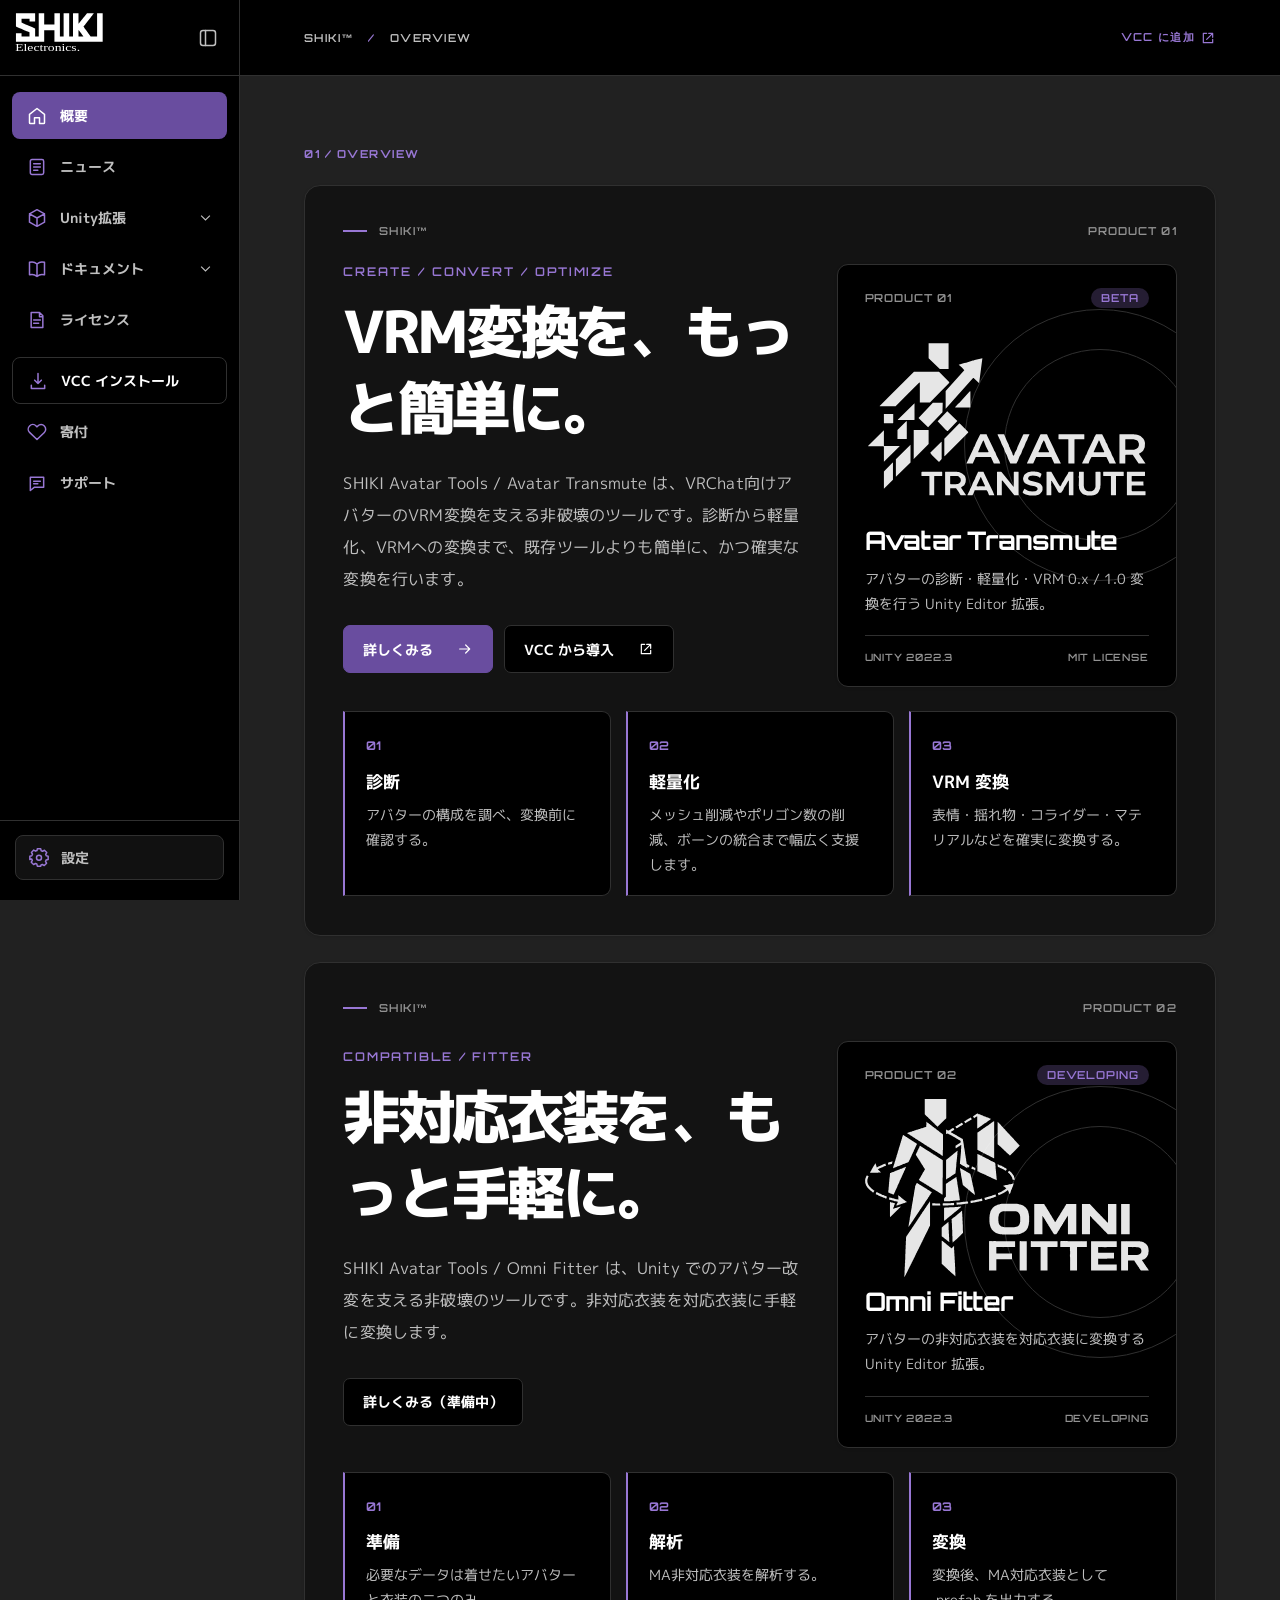
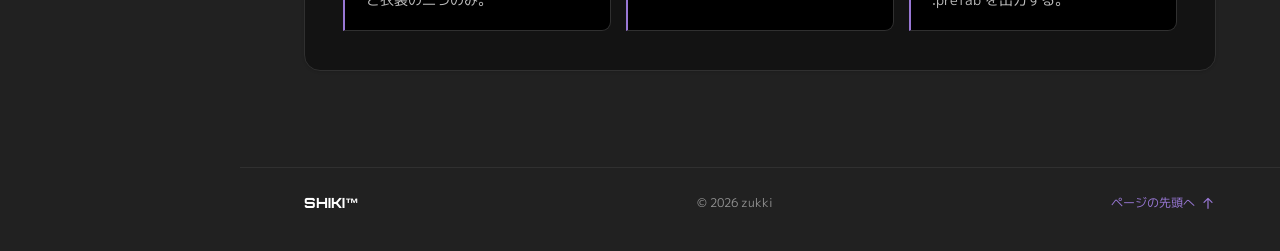
<file: index.html>
<!doctype html>
<html lang="ja" data-theme="dark">
  <head>
    <meta charset="utf-8">
    <meta name="viewport" content="width=device-width, initial-scale=1">
    <meta name="theme-color" content="#212121">
    <meta name="description" content="SHIKI Avatar Tools。Unity 向けアバター制作ツールの概要、ニュース、ドキュメント、ライセンス、VCC インストール。">
    <title>概要 — SHIKI™</title>
    <link rel="icon" href="./assets/svg/favicon.svg" type="image/svg+xml">
    <link rel="preconnect" href="https://fonts.googleapis.com">
    <link rel="preconnect" href="https://fonts.gstatic.com" crossorigin>
    <link href="https://fonts.googleapis.com/css2?family=M+PLUS+1p:wght@400;500;600;700;800&family=Noto+Sans+KR:wght@400;600;700&family=Noto+Sans+SC:wght@400;600;700&family=Noto+Sans+TC:wght@400;600;700&family=Orbitron:wght@500;600;700;800&display=swap" rel="stylesheet">
    <link rel="stylesheet" href="./assets/css/style.css">
    <script src="./assets/js/translations.js" defer>
    </script>
    <script src="./assets/js/script.js" defer>
    </script>
  </head>
  <body data-page="overview">
    <a class="skip-link" href="#main">
      <span data-i18n="skip" >本文へ移動</span>
    </a>
    <div class="cursor-glow" aria-hidden="true">
    </div>
    <aside class="sidebar" id="site-sidebar" aria-label="Site navigation">
      <div class="sidebar-head">
        <a class="brand" href="./index.html" aria-label="SHIKI Avatar Tools">
          <img src="./assets/svg/shiki-logo.svg" alt="SHIKI Electronics">
        </a>
        <button id="sidebar-toggle" class="sidebar-toggle" type="button" aria-controls="site-sidebar" aria-expanded="true" aria-label="サイドバーを折りたたむ">
          <svg aria-hidden="true" viewBox="0 0 24 24">
            <use href="./assets/svg/icons.svg#sidebar"/>
          </svg>
        </button>
      </div>
      <nav class="side-nav" aria-label="Main navigation">
        <a href="./index.html" class="active" aria-current="page">
          <span class="nav-icon">
            <svg aria-hidden="true" viewBox="0 0 24 24">
              <use href="./assets/svg/icons.svg#home"/>
            </svg>
          </span>
          <span data-i18n="nav_overview" >概要</span>
        </a>
        <a href="./news.html" class="" >
          <span class="nav-icon">
            <svg aria-hidden="true" viewBox="0 0 24 24">
              <use href="./assets/svg/icons.svg#news"/>
            </svg>
          </span>
          <span data-i18n="nav_news" >ニュース</span>
        </a>
        <div class="nav-group" data-nav-group="products">
          <button type="button" class="nav-disclosure" aria-controls="nav-products-items" aria-expanded="false" aria-label="Unity拡張">
            <span class="nav-icon">
              <svg aria-hidden="true" viewBox="0 0 24 24">
                <use href="./assets/svg/icons.svg#cube"/>
              </svg>
            </span>
            <span data-i18n="nav_products" >Unity拡張</span>
            <svg class="nav-chevron" aria-hidden="true" viewBox="0 0 24 24">
              <use href="./assets/svg/icons.svg#down"/>
            </svg>
          </button>
          <div class="nav-branch" id="nav-products-items" hidden>
            <a href="./tools/avatar-transmute.html" class="nav-child" >
              <span class="nav-icon">
                <svg aria-hidden="true" viewBox="0 0 24 24">
                  <use href="./assets/svg/icons.svg#right"/>
                </svg>
              </span>
              <span data-i18n="nav_avatar_transmute" >Avatar Transmute</span>
            </a>
          </div>
        </div>
        <div class="nav-group" data-nav-group="docs">
          <button type="button" class="nav-disclosure" aria-controls="nav-docs-items" aria-expanded="false" aria-label="ドキュメント">
            <span class="nav-icon">
              <svg aria-hidden="true" viewBox="0 0 24 24">
                <use href="./assets/svg/icons.svg#book"/>
              </svg>
            </span>
            <span data-i18n="nav_docs" >ドキュメント</span>
            <svg class="nav-chevron" aria-hidden="true" viewBox="0 0 24 24">
              <use href="./assets/svg/icons.svg#down"/>
            </svg>
          </button>
          <div class="nav-branch" id="nav-docs-items" hidden>
            <a href="./docs.html" class="nav-child " >
              <span class="nav-icon">
                <svg aria-hidden="true" viewBox="0 0 24 24">
                  <use href="./assets/svg/icons.svg#book"/>
                </svg>
              </span>
              <span data-i18n="nav_docs_all" >一覧を見る</span>
            </a>
            <a href="./docs/install.html" class="nav-child" >
              <span class="nav-icon">
                <svg aria-hidden="true" viewBox="0 0 24 24">
                  <use href="./assets/svg/icons.svg#download"/>
                </svg>
              </span>
              <span data-i18n="nav_docs_install" >共通 / インストール</span>
            </a>
            <a href="./docs/avatar-transmute.html" class="nav-child" >
              <span class="nav-icon">
                <svg aria-hidden="true" viewBox="0 0 24 24">
                  <use href="./assets/svg/icons.svg#book"/>
                </svg>
              </span>
              <span data-i18n="nav_docs_at" >Avatar Transmute</span>
            </a>
          </div>
        </div>
        <a href="./license.html" class="" >
          <span class="nav-icon">
            <svg aria-hidden="true" viewBox="0 0 24 24">
              <use href="./assets/svg/icons.svg#license"/>
            </svg>
          </span>
          <span data-i18n="nav_license" >ライセンス</span>
        </a>
        <a href="https://shikielectronics.github.io/vpm-repository/" class="install-nav" >
          <span class="nav-icon">
            <svg aria-hidden="true" viewBox="0 0 24 24">
              <use href="./assets/svg/icons.svg#download"/>
            </svg>
          </span>
          <span data-i18n="nav_install" >VCC インストール</span>
        </a>
        <a href="./donate.html" class="" >
          <span class="nav-icon">
            <svg aria-hidden="true" viewBox="0 0 24 24">
              <use href="./assets/svg/icons.svg#heart"/>
            </svg>
          </span>
          <span data-i18n="nav_donate" >寄付</span>
        </a>
        <a href="./support.html" class="" >
          <span class="nav-icon">
            <svg aria-hidden="true" viewBox="0 0 24 24">
              <use href="./assets/svg/icons.svg#support"/>
            </svg>
          </span>
          <span data-i18n="nav_support" >サポート</span>
        </a>
      </nav>
      <div class="sidebar-bottom">
        <div class="settings-panel" id="settings-panel" hidden role="group" aria-label="Settings">
          <div class="settings-heading">
            <svg aria-hidden="true" viewBox="0 0 24 24">
              <use href="./assets/svg/icons.svg#settings"/>
            </svg>
            <strong data-i18n="settings" >設定</strong>
          </div>
          <div class="lang-select-wrap">
            <label for="language-select">
              <span data-i18n="language" >言語</span>
            </label>
            <select id="language-select" aria-label="Language">
              <option value="ja">JP</option>
              <option value="ko">KR</option>
              <option value="zh-CN">CN</option>
              <option value="zh-TW">CN-TW</option>
              <option value="en">EN</option>
            </select>
          </div>
          <div class="theme-row">
            <span>
              <span data-i18n="appearance" >表示</span>
            </span>
            <button class="scene-toggle" id="theme-toggle" type="button" aria-label="ライトテーマに切り替える" aria-pressed="true">
              <span class="toggle-sky toggle-sky-day">
              </span>
              <span class="toggle-sky toggle-sky-night">
              </span>
              <span class="toggle-cloud">
              </span>
              <span class="toggle-stars">
              </span>
              <span class="toggle-orb">
                <svg class="orb-sun" aria-hidden="true" viewBox="0 0 24 24">
                  <use href="./assets/svg/icons.svg#sun"/>
                </svg>
                <svg class="orb-moon" aria-hidden="true" viewBox="0 0 24 24">
                  <use href="./assets/svg/icons.svg#moon"/>
                </svg>
              </span>
            </button>
          </div>
        </div>
        <button type="button" class="settings-button" id="settings-button" aria-controls="settings-panel" aria-expanded="false" aria-label="設定を開く">
          <svg aria-hidden="true" viewBox="0 0 24 24">
            <use href="./assets/svg/icons.svg#settings"/>
          </svg>
          <span data-i18n="settings" >設定</span>
        </button>
      </div>
    </aside>
    <div class="page-shell">
      <header class="topbar">
        <button class="mobile-menu-button" id="mobile-menu-button" type="button" aria-controls="site-sidebar" aria-expanded="false" aria-label="メニューを開く">
          <svg aria-hidden="true" viewBox="0 0 24 24">
            <use href="./assets/svg/icons.svg#menu"/>
          </svg>
        </button>
        <span class="topbar-path">SHIKI™ <span>/</span> OVERVIEW</span>
        <div class="topbar-tools">
          <a class="topbar-action" href="https://shikielectronics.github.io/vpm-repository/">
            <span data-i18n="top_install" >VCC に追加</span>
            <svg aria-hidden="true" viewBox="0 0 24 24">
              <use href="./assets/svg/icons.svg#external"/>
            </svg>
          </a>
        </div>
      </header>
      <main id="main">
        <div class="intro" id="products">
          <div class="overview-heading">
            <span class="section-index">01 / OVERVIEW</span>
          </div>

          <!-- PRODUCT 01: Avatar Transmute -->
          <section class="product-showcase" aria-label="Avatar Transmute" data-reveal>
            <div class="eyebrow">
              <span class="eyebrow-line">
              </span>
              SHIKI™ <span class="edition">PRODUCT 01</span>
            </div>

            <div class="intro-grid">
              <div class="product-copy">
                <p class="kicker">CREATE / CONVERT / OPTIMIZE</p>
                <h1 id="page-title" data-i18n="overview_title">VRM変換を、もっと簡単に。</h1>
                <p class="lead" data-i18n="overview_lead">SHIKI Avatar Tools / Avatar Transmute は、VRChat向けアバターのVRM変換を支える非破壊のツールです。診断から軽量化、VRMへの変換まで、既存ツールよりも簡単に、かつ確実な変換を行います。</p>

                <div class="intro-actions">
                  <a class="btn btn-primary" href="./tools/avatar-transmute.html">
                    <span data-i18n="button_detail">詳しくみる</span>
                    <svg aria-hidden="true" viewBox="0 0 24 24">
                      <use href="./assets/svg/icons.svg#right"/>
                    </svg>
                  </a>
                  <a class="btn btn-secondary" href="https://shikielectronics.github.io/vpm-repository/">
                    <span data-i18n="button_install">VCC から導入</span>
                    <svg aria-hidden="true" viewBox="0 0 24 24">
                      <use href="./assets/svg/icons.svg#external"/>
                    </svg>
                  </a>
                </div>
              </div>

              <div class="product-panel card" data-reveal>
                <div class="panel-top">
                  <span>PRODUCT 01</span>
                  <span class="beta-pill">BETA</span>
                </div>
                <div class="product-glyph" aria-hidden="true">
                  <img src="./assets/svg/avatar-transmute.svg" alt="">
                </div>
                <h2>Avatar Transmute</h2>
                <p data-i18n="product_desc">アバターの診断・軽量化・VRM 0.x / 1.0 変換を行う Unity Editor 拡張。</p>
                <div class="panel-footer">
                  <span>UNITY 2022.3</span>
                  <span>MIT LICENSE</span>
                </div>
              </div>
            </div>

            <div class="capability-grid">
              <article class="mini-card" data-reveal style="--reveal-delay:0ms">
                <span class="feature-num">01</span>
                <h3 data-i18n="feature_diagnose">診断</h3>
                <p data-i18n="feature_diagnose_desc">アバターの構成を調べ、変換前に確認する。</p>
              </article>
              <article class="mini-card" data-reveal style="--reveal-delay:70ms">
                <span class="feature-num">02</span>
                <h3 data-i18n="feature_optimize">軽量化</h3>
                <p data-i18n="feature_optimize_desc">メッシュ削減やポリゴン数の削減、ボーンの統合まで幅広く支援します。</p>
              </article>
              <article class="mini-card" data-reveal style="--reveal-delay:140ms">
                <span class="feature-num">03</span>
                <h3 data-i18n="feature_convert">VRM 変換</h3>
                <p data-i18n="feature_convert_desc">表情・揺れ物・コライダー・マテリアルなどを確実に変換する。</p>
              </article>
            </div>
          </section>

          <!-- PRODUCT 02: Omni Fitter -->
          <section class="product-showcase" aria-label="Omni Fitter" data-reveal>
            <div class="eyebrow">
              <span class="eyebrow-line">
              </span>
              SHIKI™ <span class="edition">PRODUCT 02</span>
            </div>

            <div class="intro-grid">
              <div class="product-copy">
                <p class="kicker">COMPATIBLE / FITTER</p>
                <h2 style="font-size:clamp(2.3rem,4.5vw,4.5rem);line-height:1.32;letter-spacing:-.06em;margin-bottom:22px;font-weight:800" data-i18n="omni_fitter_title">
                  非対応衣装を、もっと手軽に。
                </h2>
                <p class="lead" data-i18n="omni_fitter_lead">SHIKI Avatar Tools / Omni Fitter は、Unity でのアバター改変を支える非破壊のツールです。非対応衣装を対応衣装に手軽に変換します。</p>

                <!-- 詳細ページを作成したら、下の span を a タグに変更する -->
                <div class="intro-actions">
                  <span class="btn btn-secondary" aria-disabled="true" data-i18n="omni_fitter_details">詳しくみる（準備中）</span>
                </div>
              </div>

              <div class="product-panel card" data-reveal>
                <div class="panel-top">
                  <span>PRODUCT 02</span>
                  <span class="beta-pill">DEVELOPING</span>
                </div>
                <div class="product-glyph" aria-hidden="true">
                  <img src="./assets/svg/omni-fitter.svg" alt="">
                  <!--
                  <svg width="260" height="150" viewBox="0 0 260 150" role="img">
                    <text x="130" y="105" text-anchor="middle"
                          fill="currentColor" font-family="Orbitron, sans-serif"
                          font-size="100" font-weight="800" letter-spacing="-12">OF</text>
                  </svg>
                  -->
                </div>
                <h2>Omni Fitter</h2>
                <p data-i18n="omni_fitter_panel_description">アバターの非対応衣装を対応衣装に変換する Unity Editor 拡張。</p>
                <div class="panel-footer">
                  <span>UNITY 2022.3</span>
                  <span>DEVELOPING</span>
                </div>
              </div>
            </div>

            <div class="capability-grid">
              <article class="mini-card" data-reveal style="--reveal-delay:0ms">
                <span class="feature-num">01</span>
                <h3 data-i18n="omni_fitter_feature_01">準備</h3>
                <p data-i18n="omni_fitter_feature_01_description">必要なデータは着せたいアバターと衣装の二つのみ。</p>
              </article>
              <article class="mini-card" data-reveal style="--reveal-delay:70ms">
                <span class="feature-num">02</span>
                <h3 data-i18n="omni_fitter_feature_02">解析</h3>
                <p data-i18n="omni_fitter_feature_02_description">MA非対応衣装を解析する。</p>
              </article>
              <article class="mini-card" data-reveal style="--reveal-delay:140ms">
                <span class="feature-num">03</span>
                <h3 data-i18n="omni_fitter_feature_03">変換</h3>
                <p data-i18n="omni_fitter_feature_03_description">変換後、MA対応衣装として .prefab を出力する。</p>
              </article>
            </div>
          </section>
        </div>
      </main>
      <footer class="footer">
        <span class="footer-brand">SHIKI™</span>
        <span>© 2026 zukki</span>
        <a href="#main">
          <span data-i18n="back_top" >ページの先頭へ</span>
          <svg aria-hidden="true" viewBox="0 0 24 24">
            <use href="./assets/svg/icons.svg#up"/>
          </svg>
        </a>
      </footer>
    </div>
  </body>
</html>
</file>
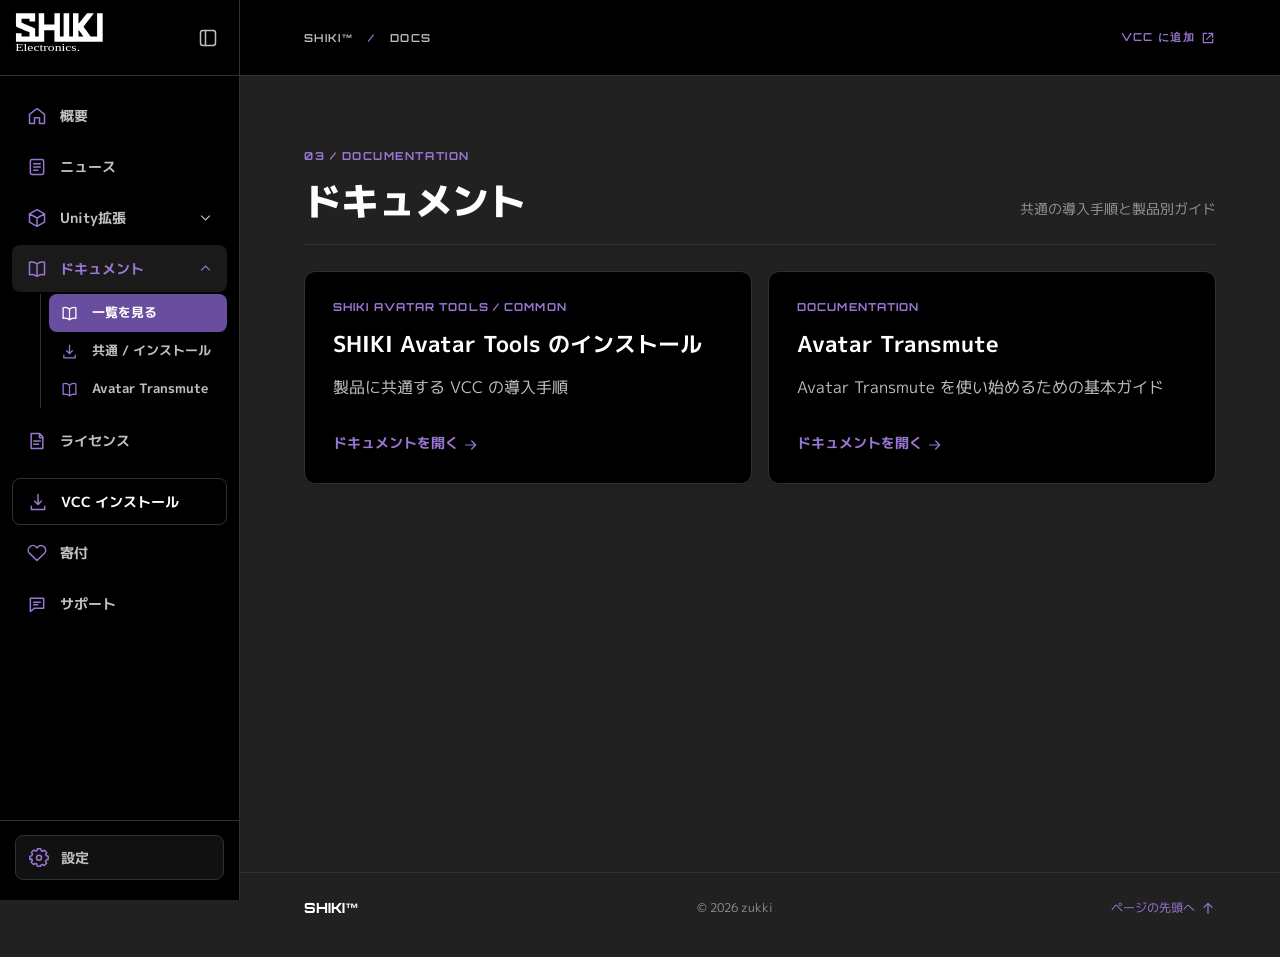
<file: docs.html>
<!doctype html>
<html lang="ja" data-theme="dark">
  <head>
    <meta charset="utf-8">
    <meta name="viewport" content="width=device-width, initial-scale=1">
    <meta name="theme-color" content="#212121">
    <meta name="description" content="SHIKI Avatar Tools。Unity 向けアバター制作ツールの概要、ニュース、ドキュメント、ライセンス、VCC インストール。">
    <title>ドキュメント — SHIKI™</title>
    <link rel="icon" href="./assets/svg/favicon.svg" type="image/svg+xml">
    <link rel="preconnect" href="https://fonts.googleapis.com">
    <link rel="preconnect" href="https://fonts.gstatic.com" crossorigin>
    <link href="https://fonts.googleapis.com/css2?family=M+PLUS+1p:wght@400;500;600;700;800&family=Noto+Sans+KR:wght@400;600;700&family=Noto+Sans+SC:wght@400;600;700&family=Noto+Sans+TC:wght@400;600;700&family=Orbitron:wght@500;600;700;800&display=swap" rel="stylesheet">
    <link rel="stylesheet" href="./assets/css/style.css">
    <script src="./assets/js/translations.js" defer>
    </script>
    <script src="./assets/js/script.js" defer>
    </script>
    <script src="./assets/js/docs-data.js" defer>
    </script>
    <script src="./assets/js/docs-index.js" defer>
    </script>
  </head>
  <body data-page="docs">
    <a class="skip-link" href="#main">
      <span data-i18n="skip" >本文へ移動</span>
    </a>
    <div class="cursor-glow" aria-hidden="true">
    </div>
    <aside class="sidebar" id="site-sidebar" aria-label="Site navigation">
      <div class="sidebar-head">
        <a class="brand" href="./index.html" aria-label="SHIKI Avatar Tools">
          <img src="./assets/svg/shiki-logo.svg" alt="SHIKI Electronics">
        </a>
        <button id="sidebar-toggle" class="sidebar-toggle" type="button" aria-controls="site-sidebar" aria-expanded="true" aria-label="サイドバーを折りたたむ">
          <svg aria-hidden="true" viewBox="0 0 24 24">
            <use href="./assets/svg/icons.svg#sidebar"/>
          </svg>
        </button>
      </div>
      <nav class="side-nav" aria-label="Main navigation">
        <a href="./index.html" class="" >
          <span class="nav-icon">
            <svg aria-hidden="true" viewBox="0 0 24 24">
              <use href="./assets/svg/icons.svg#home"/>
            </svg>
          </span>
          <span data-i18n="nav_overview" >概要</span>
        </a>
        <a href="./news.html" class="" >
          <span class="nav-icon">
            <svg aria-hidden="true" viewBox="0 0 24 24">
              <use href="./assets/svg/icons.svg#news"/>
            </svg>
          </span>
          <span data-i18n="nav_news" >ニュース</span>
        </a>
        <div class="nav-group" data-nav-group="products">
          <button type="button" class="nav-disclosure" aria-controls="nav-products-items" aria-expanded="false" aria-label="Unity拡張">
            <span class="nav-icon">
              <svg aria-hidden="true" viewBox="0 0 24 24">
                <use href="./assets/svg/icons.svg#cube"/>
              </svg>
            </span>
            <span data-i18n="nav_products" >Unity拡張</span>
            <svg class="nav-chevron" aria-hidden="true" viewBox="0 0 24 24">
              <use href="./assets/svg/icons.svg#down"/>
            </svg>
          </button>
          <div class="nav-branch" id="nav-products-items" hidden>
            <a href="./tools/avatar-transmute.html" class="nav-child" >
              <span class="nav-icon">
                <svg aria-hidden="true" viewBox="0 0 24 24">
                  <use href="./assets/svg/icons.svg#right"/>
                </svg>
              </span>
              <span data-i18n="nav_avatar_transmute" >Avatar Transmute</span>
            </a>
          </div>
        </div>
        <div class="nav-group" data-nav-group="docs">
          <button type="button" class="nav-disclosure" aria-controls="nav-docs-items" aria-expanded="false" aria-label="ドキュメント">
            <span class="nav-icon">
              <svg aria-hidden="true" viewBox="0 0 24 24">
                <use href="./assets/svg/icons.svg#book"/>
              </svg>
            </span>
            <span data-i18n="nav_docs" >ドキュメント</span>
            <svg class="nav-chevron" aria-hidden="true" viewBox="0 0 24 24">
              <use href="./assets/svg/icons.svg#down"/>
            </svg>
          </button>
          <div class="nav-branch" id="nav-docs-items" hidden>
            <a href="./docs.html" class="nav-child active" aria-current=page>
              <span class="nav-icon">
                <svg aria-hidden="true" viewBox="0 0 24 24">
                  <use href="./assets/svg/icons.svg#book"/>
                </svg>
              </span>
              <span data-i18n="nav_docs_all" >一覧を見る</span>
            </a>
            <a href="./docs/install.html" class="nav-child" >
              <span class="nav-icon">
                <svg aria-hidden="true" viewBox="0 0 24 24">
                  <use href="./assets/svg/icons.svg#download"/>
                </svg>
              </span>
              <span data-i18n="nav_docs_install" >共通 / インストール</span>
            </a>
            <a href="./docs/avatar-transmute.html" class="nav-child" >
              <span class="nav-icon">
                <svg aria-hidden="true" viewBox="0 0 24 24">
                  <use href="./assets/svg/icons.svg#book"/>
                </svg>
              </span>
              <span data-i18n="nav_docs_at" >Avatar Transmute</span>
            </a>
          </div>
        </div>
        <a href="./license.html" class="" >
          <span class="nav-icon">
            <svg aria-hidden="true" viewBox="0 0 24 24">
              <use href="./assets/svg/icons.svg#license"/>
            </svg>
          </span>
          <span data-i18n="nav_license" >ライセンス</span>
        </a>
        <a href="https://shikielectronics.github.io/vpm-repository/" class="install-nav" >
          <span class="nav-icon">
            <svg aria-hidden="true" viewBox="0 0 24 24">
              <use href="./assets/svg/icons.svg#download"/>
            </svg>
          </span>
          <span data-i18n="nav_install" >VCC インストール</span>
        </a>
        <a href="./donate.html" class="" >
          <span class="nav-icon">
            <svg aria-hidden="true" viewBox="0 0 24 24">
              <use href="./assets/svg/icons.svg#heart"/>
            </svg>
          </span>
          <span data-i18n="nav_donate" >寄付</span>
        </a>
        <a href="./support.html" class="" >
          <span class="nav-icon">
            <svg aria-hidden="true" viewBox="0 0 24 24">
              <use href="./assets/svg/icons.svg#support"/>
            </svg>
          </span>
          <span data-i18n="nav_support" >サポート</span>
        </a>
      </nav>
      <div class="sidebar-bottom">
        <div class="settings-panel" id="settings-panel" hidden role="group" aria-label="Settings">
          <div class="settings-heading">
            <svg aria-hidden="true" viewBox="0 0 24 24">
              <use href="./assets/svg/icons.svg#settings"/>
            </svg>
            <strong data-i18n="settings" >設定</strong>
          </div>
          <div class="lang-select-wrap">
            <label for="language-select">
              <span data-i18n="language" >言語</span>
            </label>
            <select id="language-select" aria-label="Language">
              <option value="ja">JP</option>
              <option value="ko">KR</option>
              <option value="zh-CN">CN</option>
              <option value="zh-TW">CN-TW</option>
              <option value="en">EN</option>
            </select>
          </div>
          <div class="theme-row">
            <span>
              <span data-i18n="appearance" >表示</span>
            </span>
            <button class="scene-toggle" id="theme-toggle" type="button" aria-label="ライトテーマに切り替える" aria-pressed="true">
              <span class="toggle-sky toggle-sky-day">
              </span>
              <span class="toggle-sky toggle-sky-night">
              </span>
              <span class="toggle-cloud">
              </span>
              <span class="toggle-stars">
              </span>
              <span class="toggle-orb">
                <svg class="orb-sun" aria-hidden="true" viewBox="0 0 24 24">
                  <use href="./assets/svg/icons.svg#sun"/>
                </svg>
                <svg class="orb-moon" aria-hidden="true" viewBox="0 0 24 24">
                  <use href="./assets/svg/icons.svg#moon"/>
                </svg>
              </span>
            </button>
          </div>
        </div>
        <button type="button" class="settings-button" id="settings-button" aria-controls="settings-panel" aria-expanded="false" aria-label="設定を開く">
          <svg aria-hidden="true" viewBox="0 0 24 24">
            <use href="./assets/svg/icons.svg#settings"/>
          </svg>
          <span data-i18n="settings" >設定</span>
        </button>
      </div>
    </aside>
    <div class="page-shell">
      <header class="topbar">
        <button class="mobile-menu-button" id="mobile-menu-button" type="button" aria-controls="site-sidebar" aria-expanded="false" aria-label="メニューを開く">
          <svg aria-hidden="true" viewBox="0 0 24 24">
            <use href="./assets/svg/icons.svg#menu"/>
          </svg>
        </button>
        <span class="topbar-path">SHIKI™ <span>/</span> DOCS</span>
        <div class="topbar-tools">
          <a class="topbar-action" href="https://shikielectronics.github.io/vpm-repository/">
            <span data-i18n="top_install" >VCC に追加</span>
            <svg aria-hidden="true" viewBox="0 0 24 24">
              <use href="./assets/svg/icons.svg#external"/>
            </svg>
          </a>
        </div>
      </header>
      <main id="main">
        <!-- この下の section がページ本文です。写真もここに追加できます。 -->
        <section class="page-section">
          <div class="section-head">
            <div>
              <span class="section-index">03 / DOCUMENTATION</span>
              <h1 data-i18n="nav_docs" id="page-title">
                ドキュメント
              </h1>
            </div>
            <p data-i18n="docs_hub_intro" >
              共通の導入手順と製品別ガイド
            </p>
          </div>
          <!-- Generated cards come from docs/markdown/ja/*.md via docs-data.js. -->
          <div class="doc-index" id="docs-list">
          </div>
          <noscript>
            <p>JavaScript を有効にするとドキュメント一覧が表示されます。</p>
          </noscript>
        </section>
      </main>
      <footer class="footer">
        <span class="footer-brand">SHIKI™</span>
        <span>© 2026 zukki</span>
        <a href="#main">
          <span data-i18n="back_top" >ページの先頭へ</span>
          <svg aria-hidden="true" viewBox="0 0 24 24">
            <use href="./assets/svg/icons.svg#up"/>
          </svg>
        </a>
      </footer>
    </div>
  </body>
</html>
</file>
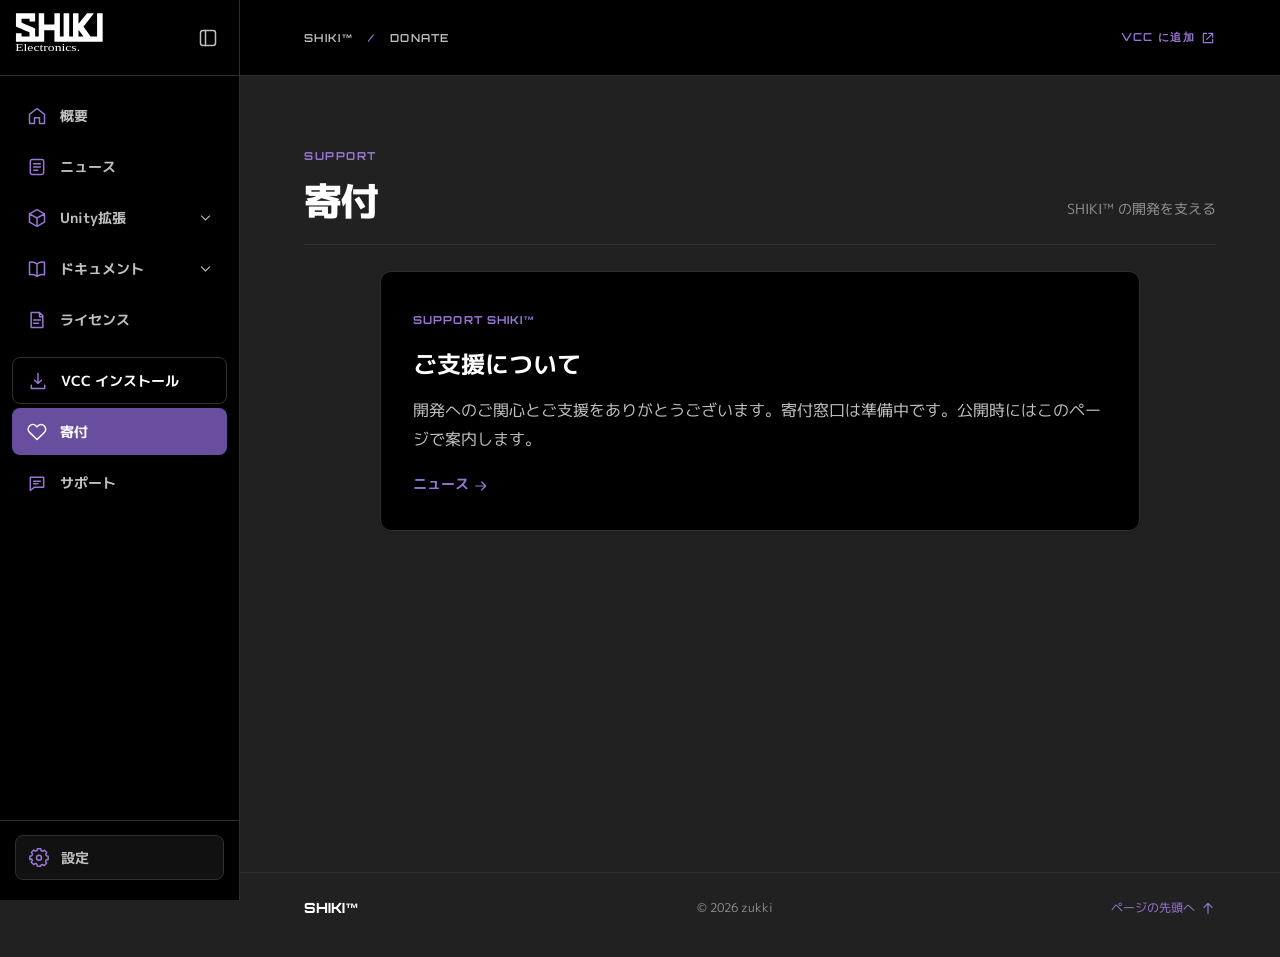
<file: donate.html>
<!doctype html>
<html lang="ja" data-theme="dark">
  <head>
    <meta charset="utf-8">
    <meta name="viewport" content="width=device-width, initial-scale=1">
    <meta name="theme-color" content="#212121">
    <meta name="description" content="SHIKI Avatar Tools。Unity 向けアバター制作ツールの概要、ニュース、ドキュメント、ライセンス、VCC インストール。">
    <title>寄付 — SHIKI™</title>
    <link rel="icon" href="./assets/svg/favicon.svg" type="image/svg+xml">
    <link rel="preconnect" href="https://fonts.googleapis.com">
    <link rel="preconnect" href="https://fonts.gstatic.com" crossorigin>
    <link href="https://fonts.googleapis.com/css2?family=M+PLUS+1p:wght@400;500;600;700;800&family=Noto+Sans+KR:wght@400;600;700&family=Noto+Sans+SC:wght@400;600;700&family=Noto+Sans+TC:wght@400;600;700&family=Orbitron:wght@500;600;700;800&display=swap" rel="stylesheet">
    <link rel="stylesheet" href="./assets/css/style.css">
    <script src="./assets/js/translations.js" defer>
    </script>
    <script src="./assets/js/script.js" defer>
    </script>
  </head>
  <body data-page="donate">
    <a class="skip-link" href="#main">
      <span data-i18n="skip" >本文へ移動</span>
    </a>
    <div class="cursor-glow" aria-hidden="true">
    </div>
    <aside class="sidebar" id="site-sidebar" aria-label="Site navigation">
      <div class="sidebar-head">
        <a class="brand" href="./index.html" aria-label="SHIKI Avatar Tools">
          <img src="./assets/svg/shiki-logo.svg" alt="SHIKI Electronics">
        </a>
        <button id="sidebar-toggle" class="sidebar-toggle" type="button" aria-controls="site-sidebar" aria-expanded="true" aria-label="サイドバーを折りたたむ">
          <svg aria-hidden="true" viewBox="0 0 24 24">
            <use href="./assets/svg/icons.svg#sidebar"/>
          </svg>
        </button>
      </div>
      <nav class="side-nav" aria-label="Main navigation">
        <a href="./index.html" class="" >
          <span class="nav-icon">
            <svg aria-hidden="true" viewBox="0 0 24 24">
              <use href="./assets/svg/icons.svg#home"/>
            </svg>
          </span>
          <span data-i18n="nav_overview" >概要</span>
        </a>
        <a href="./news.html" class="" >
          <span class="nav-icon">
            <svg aria-hidden="true" viewBox="0 0 24 24">
              <use href="./assets/svg/icons.svg#news"/>
            </svg>
          </span>
          <span data-i18n="nav_news" >ニュース</span>
        </a>
        <div class="nav-group" data-nav-group="products">
          <button type="button" class="nav-disclosure" aria-controls="nav-products-items" aria-expanded="false" aria-label="Unity拡張">
            <span class="nav-icon">
              <svg aria-hidden="true" viewBox="0 0 24 24">
                <use href="./assets/svg/icons.svg#cube"/>
              </svg>
            </span>
            <span data-i18n="nav_products" >Unity拡張</span>
            <svg class="nav-chevron" aria-hidden="true" viewBox="0 0 24 24">
              <use href="./assets/svg/icons.svg#down"/>
            </svg>
          </button>
          <div class="nav-branch" id="nav-products-items" hidden>
            <a href="./tools/avatar-transmute.html" class="nav-child" >
              <span class="nav-icon">
                <svg aria-hidden="true" viewBox="0 0 24 24">
                  <use href="./assets/svg/icons.svg#right"/>
                </svg>
              </span>
              <span data-i18n="nav_avatar_transmute" >Avatar Transmute</span>
            </a>
          </div>
        </div>
        <div class="nav-group" data-nav-group="docs">
          <button type="button" class="nav-disclosure" aria-controls="nav-docs-items" aria-expanded="false" aria-label="ドキュメント">
            <span class="nav-icon">
              <svg aria-hidden="true" viewBox="0 0 24 24">
                <use href="./assets/svg/icons.svg#book"/>
              </svg>
            </span>
            <span data-i18n="nav_docs" >ドキュメント</span>
            <svg class="nav-chevron" aria-hidden="true" viewBox="0 0 24 24">
              <use href="./assets/svg/icons.svg#down"/>
            </svg>
          </button>
          <div class="nav-branch" id="nav-docs-items" hidden>
            <a href="./docs.html" class="nav-child " >
              <span class="nav-icon">
                <svg aria-hidden="true" viewBox="0 0 24 24">
                  <use href="./assets/svg/icons.svg#book"/>
                </svg>
              </span>
              <span data-i18n="nav_docs_all" >一覧を見る</span>
            </a>
            <a href="./docs/install.html" class="nav-child" >
              <span class="nav-icon">
                <svg aria-hidden="true" viewBox="0 0 24 24">
                  <use href="./assets/svg/icons.svg#download"/>
                </svg>
              </span>
              <span data-i18n="nav_docs_install" >共通 / インストール</span>
            </a>
            <a href="./docs/avatar-transmute.html" class="nav-child" >
              <span class="nav-icon">
                <svg aria-hidden="true" viewBox="0 0 24 24">
                  <use href="./assets/svg/icons.svg#book"/>
                </svg>
              </span>
              <span data-i18n="nav_docs_at" >Avatar Transmute</span>
            </a>
          </div>
        </div>
        <a href="./license.html" class="" >
          <span class="nav-icon">
            <svg aria-hidden="true" viewBox="0 0 24 24">
              <use href="./assets/svg/icons.svg#license"/>
            </svg>
          </span>
          <span data-i18n="nav_license" >ライセンス</span>
        </a>
        <a href="https://shikielectronics.github.io/vpm-repository/" class="install-nav" >
          <span class="nav-icon">
            <svg aria-hidden="true" viewBox="0 0 24 24">
              <use href="./assets/svg/icons.svg#download"/>
            </svg>
          </span>
          <span data-i18n="nav_install" >VCC インストール</span>
        </a>
        <a href="./donate.html" class="active" aria-current="page">
          <span class="nav-icon">
            <svg aria-hidden="true" viewBox="0 0 24 24">
              <use href="./assets/svg/icons.svg#heart"/>
            </svg>
          </span>
          <span data-i18n="nav_donate" >寄付</span>
        </a>
        <a href="./support.html" class="" >
          <span class="nav-icon">
            <svg aria-hidden="true" viewBox="0 0 24 24">
              <use href="./assets/svg/icons.svg#support"/>
            </svg>
          </span>
          <span data-i18n="nav_support" >サポート</span>
        </a>
      </nav>
      <div class="sidebar-bottom">
        <div class="settings-panel" id="settings-panel" hidden role="group" aria-label="Settings">
          <div class="settings-heading">
            <svg aria-hidden="true" viewBox="0 0 24 24">
              <use href="./assets/svg/icons.svg#settings"/>
            </svg>
            <strong data-i18n="settings" >設定</strong>
          </div>
          <div class="lang-select-wrap">
            <label for="language-select">
              <span data-i18n="language" >言語</span>
            </label>
            <select id="language-select" aria-label="Language">
              <option value="ja">JP</option>
              <option value="ko">KR</option>
              <option value="zh-CN">CN</option>
              <option value="zh-TW">CN-TW</option>
              <option value="en">EN</option>
            </select>
          </div>
          <div class="theme-row">
            <span>
              <span data-i18n="appearance" >表示</span>
            </span>
            <button class="scene-toggle" id="theme-toggle" type="button" aria-label="ライトテーマに切り替える" aria-pressed="true">
              <span class="toggle-sky toggle-sky-day">
              </span>
              <span class="toggle-sky toggle-sky-night">
              </span>
              <span class="toggle-cloud">
              </span>
              <span class="toggle-stars">
              </span>
              <span class="toggle-orb">
                <svg class="orb-sun" aria-hidden="true" viewBox="0 0 24 24">
                  <use href="./assets/svg/icons.svg#sun"/>
                </svg>
                <svg class="orb-moon" aria-hidden="true" viewBox="0 0 24 24">
                  <use href="./assets/svg/icons.svg#moon"/>
                </svg>
              </span>
            </button>
          </div>
        </div>
        <button type="button" class="settings-button" id="settings-button" aria-controls="settings-panel" aria-expanded="false" aria-label="設定を開く">
          <svg aria-hidden="true" viewBox="0 0 24 24">
            <use href="./assets/svg/icons.svg#settings"/>
          </svg>
          <span data-i18n="settings" >設定</span>
        </button>
      </div>
    </aside>
    <div class="page-shell">
      <header class="topbar">
        <button class="mobile-menu-button" id="mobile-menu-button" type="button" aria-controls="site-sidebar" aria-expanded="false" aria-label="メニューを開く">
          <svg aria-hidden="true" viewBox="0 0 24 24">
            <use href="./assets/svg/icons.svg#menu"/>
          </svg>
        </button>
        <span class="topbar-path">SHIKI™ <span>/</span> DONATE</span>
        <div class="topbar-tools">
          <a class="topbar-action" href="https://shikielectronics.github.io/vpm-repository/">
            <span data-i18n="top_install" >VCC に追加</span>
            <svg aria-hidden="true" viewBox="0 0 24 24">
              <use href="./assets/svg/icons.svg#external"/>
            </svg>
          </a>
        </div>
      </header>
      <main id="main">
        <section class="page-section">
          <div class="section-head">
            <div>
              <span class="section-index">SUPPORT</span>
              <h1 data-i18n="nav_donate" id="page-title">寄付</h1>
            </div>
            <p data-i18n="donate_intro" >SHIKI™ の開発を支える</p>
          </div>
          <article class="card donate-card">
            <span class="doc-label">SUPPORT SHIKI™</span>
            <h2 data-i18n="donate_title" >ご支援について</h2>
            <p data-i18n="donate_body" >開発へのご関心とご支援をありがとうございます。寄付窓口は準備中です。公開時にはこのページで案内します。</p>
            <a class="inline-link" href="./news.html">
              <span data-i18n="nav_news" >ニュース</span>
              <svg aria-hidden="true" viewBox="0 0 24 24">
                <use href="./assets/svg/icons.svg#right"/>
              </svg>
            </a>
          </article>
        </section>
      </main>
      <footer class="footer">
        <span class="footer-brand">SHIKI™</span>
        <span>© 2026 zukki</span>
        <a href="#main">
          <span data-i18n="back_top" >ページの先頭へ</span>
          <svg aria-hidden="true" viewBox="0 0 24 24">
            <use href="./assets/svg/icons.svg#up"/>
          </svg>
        </a>
      </footer>
    </div>
  </body>
</html>
</file>
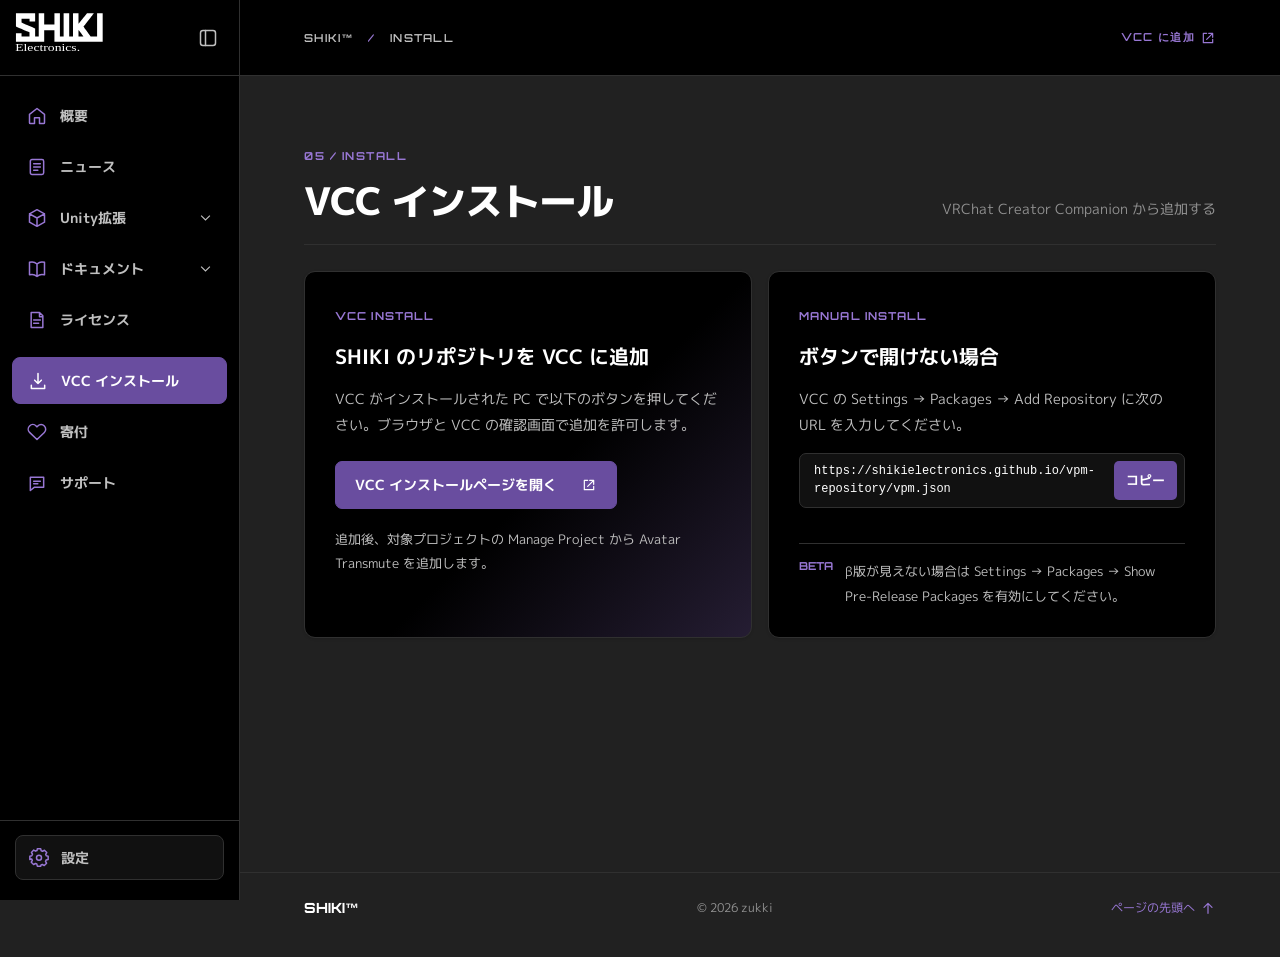
<file: install.html>
<!doctype html>
<html lang="ja" data-theme="dark">
  <head>
    <meta charset="utf-8">
    <meta name="viewport" content="width=device-width, initial-scale=1">
    <meta name="theme-color" content="#212121">
    <meta name="description" content="SHIKI Avatar Tools。Unity 向けアバター制作ツールの概要、ニュース、ドキュメント、ライセンス、VCC インストール。">
    <title>VCC インストール — SHIKI™</title>
    <link rel="icon" href="./assets/svg/favicon.svg" type="image/svg+xml">
    <link rel="preconnect" href="https://fonts.googleapis.com">
    <link rel="preconnect" href="https://fonts.gstatic.com" crossorigin>
    <link href="https://fonts.googleapis.com/css2?family=M+PLUS+1p:wght@400;500;600;700;800&family=Noto+Sans+KR:wght@400;600;700&family=Noto+Sans+SC:wght@400;600;700&family=Noto+Sans+TC:wght@400;600;700&family=Orbitron:wght@500;600;700;800&display=swap" rel="stylesheet">
    <link rel="stylesheet" href="./assets/css/style.css">
    <script src="./assets/js/translations.js" defer>
    </script>
    <script src="./assets/js/script.js" defer>
    </script>
  </head>
  <body data-page="install">
    <a class="skip-link" href="#main">
      <span data-i18n="skip" >本文へ移動</span>
    </a>
    <div class="cursor-glow" aria-hidden="true">
    </div>
    <aside class="sidebar" id="site-sidebar" aria-label="Site navigation">
      <div class="sidebar-head">
        <a class="brand" href="./index.html" aria-label="SHIKI Avatar Tools">
          <img src="./assets/svg/shiki-logo.svg" alt="SHIKI Electronics">
        </a>
        <button id="sidebar-toggle" class="sidebar-toggle" type="button" aria-controls="site-sidebar" aria-expanded="true" aria-label="サイドバーを折りたたむ">
          <svg aria-hidden="true" viewBox="0 0 24 24">
            <use href="./assets/svg/icons.svg#sidebar"/>
          </svg>
        </button>
      </div>
      <nav class="side-nav" aria-label="Main navigation">
        <a href="./index.html" class="" >
          <span class="nav-icon">
            <svg aria-hidden="true" viewBox="0 0 24 24">
              <use href="./assets/svg/icons.svg#home"/>
            </svg>
          </span>
          <span data-i18n="nav_overview" >概要</span>
        </a>
        <a href="./news.html" class="" >
          <span class="nav-icon">
            <svg aria-hidden="true" viewBox="0 0 24 24">
              <use href="./assets/svg/icons.svg#news"/>
            </svg>
          </span>
          <span data-i18n="nav_news" >ニュース</span>
        </a>
        <div class="nav-group" data-nav-group="products">
          <button type="button" class="nav-disclosure" aria-controls="nav-products-items" aria-expanded="false" aria-label="Unity拡張">
            <span class="nav-icon">
              <svg aria-hidden="true" viewBox="0 0 24 24">
                <use href="./assets/svg/icons.svg#cube"/>
              </svg>
            </span>
            <span data-i18n="nav_products" >Unity拡張</span>
            <svg class="nav-chevron" aria-hidden="true" viewBox="0 0 24 24">
              <use href="./assets/svg/icons.svg#down"/>
            </svg>
          </button>
          <div class="nav-branch" id="nav-products-items" hidden>
            <a href="./tools/avatar-transmute.html" class="nav-child" >
              <span class="nav-icon">
                <svg aria-hidden="true" viewBox="0 0 24 24">
                  <use href="./assets/svg/icons.svg#right"/>
                </svg>
              </span>
              <span data-i18n="nav_avatar_transmute" >Avatar Transmute</span>
            </a>
          </div>
        </div>
        <div class="nav-group" data-nav-group="docs">
          <button type="button" class="nav-disclosure" aria-controls="nav-docs-items" aria-expanded="false" aria-label="ドキュメント">
            <span class="nav-icon">
              <svg aria-hidden="true" viewBox="0 0 24 24">
                <use href="./assets/svg/icons.svg#book"/>
              </svg>
            </span>
            <span data-i18n="nav_docs" >ドキュメント</span>
            <svg class="nav-chevron" aria-hidden="true" viewBox="0 0 24 24">
              <use href="./assets/svg/icons.svg#down"/>
            </svg>
          </button>
          <div class="nav-branch" id="nav-docs-items" hidden>
            <a href="./docs.html" class="nav-child " >
              <span class="nav-icon">
                <svg aria-hidden="true" viewBox="0 0 24 24">
                  <use href="./assets/svg/icons.svg#book"/>
                </svg>
              </span>
              <span data-i18n="nav_docs_all" >一覧を見る</span>
            </a>
            <a href="./docs/install.html" class="nav-child" >
              <span class="nav-icon">
                <svg aria-hidden="true" viewBox="0 0 24 24">
                  <use href="./assets/svg/icons.svg#download"/>
                </svg>
              </span>
              <span data-i18n="nav_docs_install" >共通 / インストール</span>
            </a>
            <a href="./docs/avatar-transmute.html" class="nav-child" >
              <span class="nav-icon">
                <svg aria-hidden="true" viewBox="0 0 24 24">
                  <use href="./assets/svg/icons.svg#book"/>
                </svg>
              </span>
              <span data-i18n="nav_docs_at" >Avatar Transmute</span>
            </a>
          </div>
        </div>
        <a href="./license.html" class="" >
          <span class="nav-icon">
            <svg aria-hidden="true" viewBox="0 0 24 24">
              <use href="./assets/svg/icons.svg#license"/>
            </svg>
          </span>
          <span data-i18n="nav_license" >ライセンス</span>
        </a>
        <a href="https://shikielectronics.github.io/vpm-repository/" class="active install-nav" aria-current="page">
          <span class="nav-icon">
            <svg aria-hidden="true" viewBox="0 0 24 24">
              <use href="./assets/svg/icons.svg#download"/>
            </svg>
          </span>
          <span data-i18n="nav_install" >VCC インストール</span>
        </a>
        <a href="./donate.html" class="" >
          <span class="nav-icon">
            <svg aria-hidden="true" viewBox="0 0 24 24">
              <use href="./assets/svg/icons.svg#heart"/>
            </svg>
          </span>
          <span data-i18n="nav_donate" >寄付</span>
        </a>
        <a href="./support.html" class="" >
          <span class="nav-icon">
            <svg aria-hidden="true" viewBox="0 0 24 24">
              <use href="./assets/svg/icons.svg#support"/>
            </svg>
          </span>
          <span data-i18n="nav_support" >サポート</span>
        </a>
      </nav>
      <div class="sidebar-bottom">
        <div class="settings-panel" id="settings-panel" hidden role="group" aria-label="Settings">
          <div class="settings-heading">
            <svg aria-hidden="true" viewBox="0 0 24 24">
              <use href="./assets/svg/icons.svg#settings"/>
            </svg>
            <strong data-i18n="settings" >設定</strong>
          </div>
          <div class="lang-select-wrap">
            <label for="language-select">
              <span data-i18n="language" >言語</span>
            </label>
            <select id="language-select" aria-label="Language">
              <option value="ja">JP</option>
              <option value="ko">KR</option>
              <option value="zh-CN">CN</option>
              <option value="zh-TW">CN-TW</option>
              <option value="en">EN</option>
            </select>
          </div>
          <div class="theme-row">
            <span>
              <span data-i18n="appearance" >表示</span>
            </span>
            <button class="scene-toggle" id="theme-toggle" type="button" aria-label="ライトテーマに切り替える" aria-pressed="true">
              <span class="toggle-sky toggle-sky-day">
              </span>
              <span class="toggle-sky toggle-sky-night">
              </span>
              <span class="toggle-cloud">
              </span>
              <span class="toggle-stars">
              </span>
              <span class="toggle-orb">
                <svg class="orb-sun" aria-hidden="true" viewBox="0 0 24 24">
                  <use href="./assets/svg/icons.svg#sun"/>
                </svg>
                <svg class="orb-moon" aria-hidden="true" viewBox="0 0 24 24">
                  <use href="./assets/svg/icons.svg#moon"/>
                </svg>
              </span>
            </button>
          </div>
        </div>
        <button type="button" class="settings-button" id="settings-button" aria-controls="settings-panel" aria-expanded="false" aria-label="設定を開く">
          <svg aria-hidden="true" viewBox="0 0 24 24">
            <use href="./assets/svg/icons.svg#settings"/>
          </svg>
          <span data-i18n="settings" >設定</span>
        </button>
      </div>
    </aside>
    <div class="page-shell">
      <header class="topbar">
        <button class="mobile-menu-button" id="mobile-menu-button" type="button" aria-controls="site-sidebar" aria-expanded="false" aria-label="メニューを開く">
          <svg aria-hidden="true" viewBox="0 0 24 24">
            <use href="./assets/svg/icons.svg#menu"/>
          </svg>
        </button>
        <span class="topbar-path">SHIKI™ <span>/</span> INSTALL</span>
        <div class="topbar-tools">
          <a class="topbar-action" href="https://shikielectronics.github.io/vpm-repository/">
            <span data-i18n="top_install" >VCC に追加</span>
            <svg aria-hidden="true" viewBox="0 0 24 24">
              <use href="./assets/svg/icons.svg#external"/>
            </svg>
          </a>
        </div>
      </header>
      <main id="main">
        <section class="page-section">
          <div class="section-head">
            <div>
              <span class="section-index">05 / INSTALL</span>
              <h1 data-i18n="nav_install" id="page-title">VCC インストール</h1>
            </div>
            <p data-i18n="install_intro" >VRChat Creator Companion から追加する</p>
          </div>
          <div class="install-grid">
            <div class="card install-primary">
              <span class="doc-label">VCC INSTALL</span>
              <h2 data-i18n="install_one" >SHIKI のリポジトリを VCC に追加</h2>
              <p data-i18n="install_one_body" >VCC がインストールされた PC で以下のボタンを押してください。ブラウザと VCC の確認画面で追加を許可します。</p>
              <a class="btn btn-primary install-button" href="https://shikielectronics.github.io/vpm-repository/">
                <span data-i18n="open_vpm" >VCC インストールページを開く</span>
                <svg aria-hidden="true" viewBox="0 0 24 24">
                  <use href="./assets/svg/icons.svg#external"/>
                </svg>
              </a>
              <p data-i18n="install_after" class="small-note">追加後、対象プロジェクトの Manage Project から Avatar Transmute を追加します。</p>
            </div>
            <div class="card install-manual">
              <span class="doc-label">MANUAL INSTALL</span>
              <h2 data-i18n="install_manual" >ボタンで開けない場合</h2>
              <p data-i18n="install_manual_body" >VCC の Settings → Packages → Add Repository に次の URL を入力してください。</p>
              <div class="copy-row">
                <code id="repo-url">https://shikielectronics.github.io/vpm-repository/vpm.json</code>
                <button id="copy-url" type="button">
                  <span data-i18n="copy" >コピー</span>
                </button>
              </div>
              <p id="copy-feedback" class="copy-feedback" role="status" aria-live="polite">
              </p>
              <div class="beta-note">
                <span>BETA</span>
                <p data-i18n="install_beta" >β版が見えない場合は Settings → Packages → Show Pre-Release Packages を有効にしてください。</p>
              </div>
            </div>
          </div>
        </section>
      </main>
      <footer class="footer">
        <span class="footer-brand">SHIKI™</span>
        <span>© 2026 zukki</span>
        <a href="#main">
          <span data-i18n="back_top" >ページの先頭へ</span>
          <svg aria-hidden="true" viewBox="0 0 24 24">
            <use href="./assets/svg/icons.svg#up"/>
          </svg>
        </a>
      </footer>
    </div>
  </body>
</html>
</file>
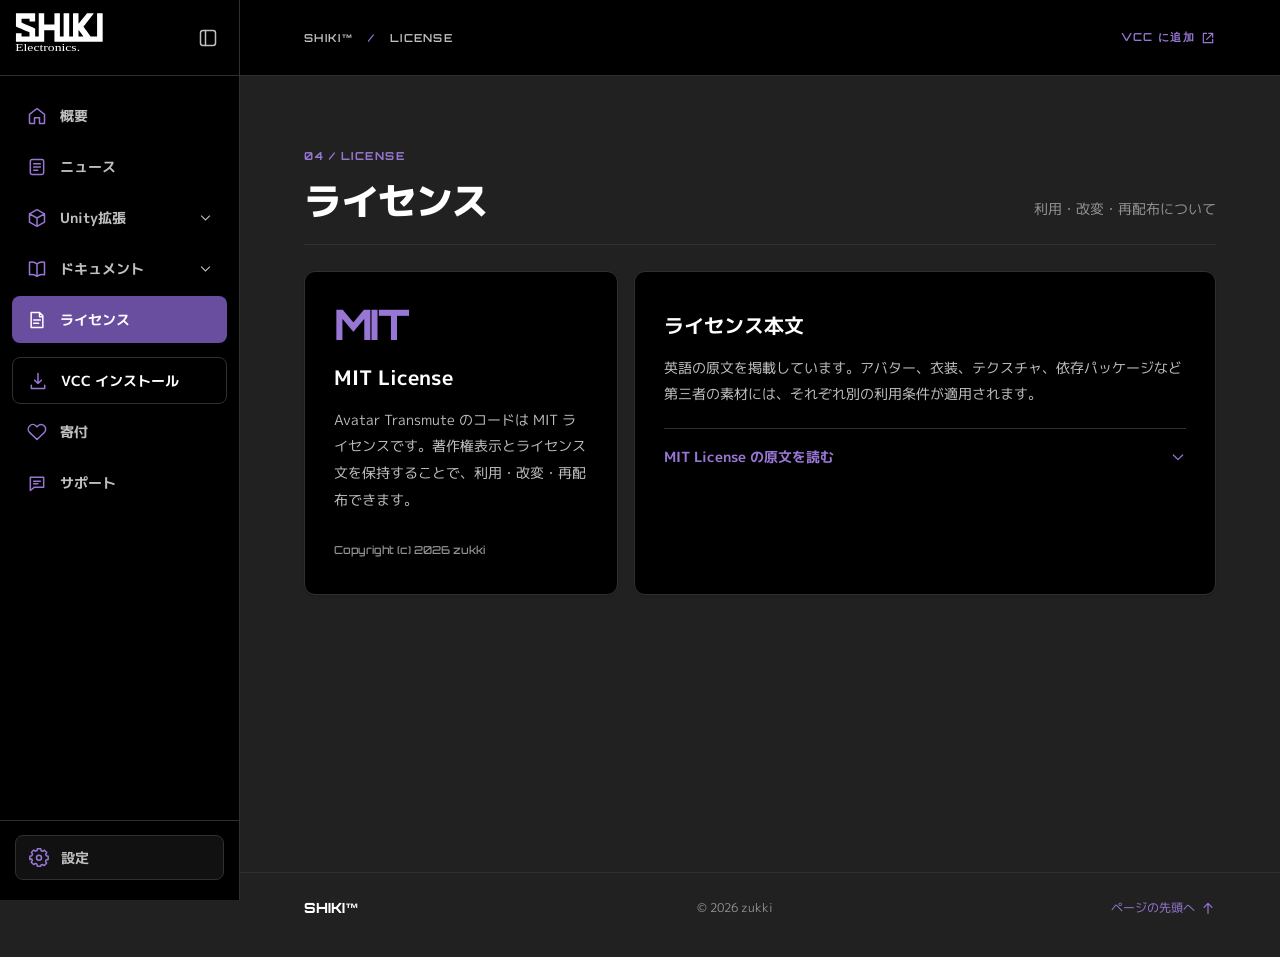
<file: license.html>
<!doctype html>
<html lang="ja" data-theme="dark">
  <head>
    <meta charset="utf-8">
    <meta name="viewport" content="width=device-width, initial-scale=1">
    <meta name="theme-color" content="#212121">
    <meta name="description" content="SHIKI Avatar Tools。Unity 向けアバター制作ツールの概要、ニュース、ドキュメント、ライセンス、VCC インストール。">
    <title>ライセンス — SHIKI™</title>
    <link rel="icon" href="./assets/svg/favicon.svg" type="image/svg+xml">
    <link rel="preconnect" href="https://fonts.googleapis.com">
    <link rel="preconnect" href="https://fonts.gstatic.com" crossorigin>
    <link href="https://fonts.googleapis.com/css2?family=M+PLUS+1p:wght@400;500;600;700;800&family=Noto+Sans+KR:wght@400;600;700&family=Noto+Sans+SC:wght@400;600;700&family=Noto+Sans+TC:wght@400;600;700&family=Orbitron:wght@500;600;700;800&display=swap" rel="stylesheet">
    <link rel="stylesheet" href="./assets/css/style.css">
    <script src="./assets/js/translations.js" defer>
    </script>
    <script src="./assets/js/script.js" defer>
    </script>
  </head>
  <body data-page="license">
    <a class="skip-link" href="#main">
      <span data-i18n="skip" >本文へ移動</span>
    </a>
    <div class="cursor-glow" aria-hidden="true">
    </div>
    <aside class="sidebar" id="site-sidebar" aria-label="Site navigation">
      <div class="sidebar-head">
        <a class="brand" href="./index.html" aria-label="SHIKI Avatar Tools">
          <img src="./assets/svg/shiki-logo.svg" alt="SHIKI Electronics">
        </a>
        <button id="sidebar-toggle" class="sidebar-toggle" type="button" aria-controls="site-sidebar" aria-expanded="true" aria-label="サイドバーを折りたたむ">
          <svg aria-hidden="true" viewBox="0 0 24 24">
            <use href="./assets/svg/icons.svg#sidebar"/>
          </svg>
        </button>
      </div>
      <nav class="side-nav" aria-label="Main navigation">
        <a href="./index.html" class="" >
          <span class="nav-icon">
            <svg aria-hidden="true" viewBox="0 0 24 24">
              <use href="./assets/svg/icons.svg#home"/>
            </svg>
          </span>
          <span data-i18n="nav_overview" >概要</span>
        </a>
        <a href="./news.html" class="" >
          <span class="nav-icon">
            <svg aria-hidden="true" viewBox="0 0 24 24">
              <use href="./assets/svg/icons.svg#news"/>
            </svg>
          </span>
          <span data-i18n="nav_news" >ニュース</span>
        </a>
        <div class="nav-group" data-nav-group="products">
          <button type="button" class="nav-disclosure" aria-controls="nav-products-items" aria-expanded="false" aria-label="Unity拡張">
            <span class="nav-icon">
              <svg aria-hidden="true" viewBox="0 0 24 24">
                <use href="./assets/svg/icons.svg#cube"/>
              </svg>
            </span>
            <span data-i18n="nav_products" >Unity拡張</span>
            <svg class="nav-chevron" aria-hidden="true" viewBox="0 0 24 24">
              <use href="./assets/svg/icons.svg#down"/>
            </svg>
          </button>
          <div class="nav-branch" id="nav-products-items" hidden>
            <a href="./tools/avatar-transmute.html" class="nav-child" >
              <span class="nav-icon">
                <svg aria-hidden="true" viewBox="0 0 24 24">
                  <use href="./assets/svg/icons.svg#right"/>
                </svg>
              </span>
              <span data-i18n="nav_avatar_transmute" >Avatar Transmute</span>
            </a>
          </div>
        </div>
        <div class="nav-group" data-nav-group="docs">
          <button type="button" class="nav-disclosure" aria-controls="nav-docs-items" aria-expanded="false" aria-label="ドキュメント">
            <span class="nav-icon">
              <svg aria-hidden="true" viewBox="0 0 24 24">
                <use href="./assets/svg/icons.svg#book"/>
              </svg>
            </span>
            <span data-i18n="nav_docs" >ドキュメント</span>
            <svg class="nav-chevron" aria-hidden="true" viewBox="0 0 24 24">
              <use href="./assets/svg/icons.svg#down"/>
            </svg>
          </button>
          <div class="nav-branch" id="nav-docs-items" hidden>
            <a href="./docs.html" class="nav-child " >
              <span class="nav-icon">
                <svg aria-hidden="true" viewBox="0 0 24 24">
                  <use href="./assets/svg/icons.svg#book"/>
                </svg>
              </span>
              <span data-i18n="nav_docs_all" >一覧を見る</span>
            </a>
            <a href="./docs/install.html" class="nav-child" >
              <span class="nav-icon">
                <svg aria-hidden="true" viewBox="0 0 24 24">
                  <use href="./assets/svg/icons.svg#download"/>
                </svg>
              </span>
              <span data-i18n="nav_docs_install" >共通 / インストール</span>
            </a>
            <a href="./docs/avatar-transmute.html" class="nav-child" >
              <span class="nav-icon">
                <svg aria-hidden="true" viewBox="0 0 24 24">
                  <use href="./assets/svg/icons.svg#book"/>
                </svg>
              </span>
              <span data-i18n="nav_docs_at" >Avatar Transmute</span>
            </a>
          </div>
        </div>
        <a href="./license.html" class="active" aria-current="page">
          <span class="nav-icon">
            <svg aria-hidden="true" viewBox="0 0 24 24">
              <use href="./assets/svg/icons.svg#license"/>
            </svg>
          </span>
          <span data-i18n="nav_license" >ライセンス</span>
        </a>
        <a href="https://shikielectronics.github.io/vpm-repository/" class="install-nav" >
          <span class="nav-icon">
            <svg aria-hidden="true" viewBox="0 0 24 24">
              <use href="./assets/svg/icons.svg#download"/>
            </svg>
          </span>
          <span data-i18n="nav_install" >VCC インストール</span>
        </a>
        <a href="./donate.html" class="" >
          <span class="nav-icon">
            <svg aria-hidden="true" viewBox="0 0 24 24">
              <use href="./assets/svg/icons.svg#heart"/>
            </svg>
          </span>
          <span data-i18n="nav_donate" >寄付</span>
        </a>
        <a href="./support.html" class="" >
          <span class="nav-icon">
            <svg aria-hidden="true" viewBox="0 0 24 24">
              <use href="./assets/svg/icons.svg#support"/>
            </svg>
          </span>
          <span data-i18n="nav_support" >サポート</span>
        </a>
      </nav>
      <div class="sidebar-bottom">
        <div class="settings-panel" id="settings-panel" hidden role="group" aria-label="Settings">
          <div class="settings-heading">
            <svg aria-hidden="true" viewBox="0 0 24 24">
              <use href="./assets/svg/icons.svg#settings"/>
            </svg>
            <strong data-i18n="settings" >設定</strong>
          </div>
          <div class="lang-select-wrap">
            <label for="language-select">
              <span data-i18n="language" >言語</span>
            </label>
            <select id="language-select" aria-label="Language">
              <option value="ja">JP</option>
              <option value="ko">KR</option>
              <option value="zh-CN">CN</option>
              <option value="zh-TW">CN-TW</option>
              <option value="en">EN</option>
            </select>
          </div>
          <div class="theme-row">
            <span>
              <span data-i18n="appearance" >表示</span>
            </span>
            <button class="scene-toggle" id="theme-toggle" type="button" aria-label="ライトテーマに切り替える" aria-pressed="true">
              <span class="toggle-sky toggle-sky-day">
              </span>
              <span class="toggle-sky toggle-sky-night">
              </span>
              <span class="toggle-cloud">
              </span>
              <span class="toggle-stars">
              </span>
              <span class="toggle-orb">
                <svg class="orb-sun" aria-hidden="true" viewBox="0 0 24 24">
                  <use href="./assets/svg/icons.svg#sun"/>
                </svg>
                <svg class="orb-moon" aria-hidden="true" viewBox="0 0 24 24">
                  <use href="./assets/svg/icons.svg#moon"/>
                </svg>
              </span>
            </button>
          </div>
        </div>
        <button type="button" class="settings-button" id="settings-button" aria-controls="settings-panel" aria-expanded="false" aria-label="設定を開く">
          <svg aria-hidden="true" viewBox="0 0 24 24">
            <use href="./assets/svg/icons.svg#settings"/>
          </svg>
          <span data-i18n="settings" >設定</span>
        </button>
      </div>
    </aside>
    <div class="page-shell">
      <header class="topbar">
        <button class="mobile-menu-button" id="mobile-menu-button" type="button" aria-controls="site-sidebar" aria-expanded="false" aria-label="メニューを開く">
          <svg aria-hidden="true" viewBox="0 0 24 24">
            <use href="./assets/svg/icons.svg#menu"/>
          </svg>
        </button>
        <span class="topbar-path">SHIKI™ <span>/</span> LICENSE</span>
        <div class="topbar-tools">
          <a class="topbar-action" href="https://shikielectronics.github.io/vpm-repository/">
            <span data-i18n="top_install" >VCC に追加</span>
            <svg aria-hidden="true" viewBox="0 0 24 24">
              <use href="./assets/svg/icons.svg#external"/>
            </svg>
          </a>
        </div>
      </header>
      <main id="main">
        <section class="page-section">
          <div class="section-head">
            <div>
              <span class="section-index">04 / LICENSE</span>
              <h1 data-i18n="nav_license" id="page-title">ライセンス</h1>
            </div>
            <p data-i18n="license_intro" >利用・改変・再配布について</p>
          </div>
          <div class="license-grid">
            <div class="card license-summary">
              <span class="license-stamp">MIT</span>
              <h2>MIT License</h2>
              <p data-i18n="license_summary" >Avatar Transmute のコードは MIT ライセンスです。著作権表示とライセンス文を保持することで、利用・改変・再配布できます。</p>
              <p class="muted">Copyright (c) 2026 zukki</p>
            </div>
            <div class="card license-detail">
              <h2 data-i18n="license_full" >ライセンス本文</h2>
              <p data-i18n="license_notice" >英語の原文を掲載しています。アバター、衣装、テクスチャ、依存パッケージなど第三者の素材には、それぞれ別の利用条件が適用されます。</p>
              <details>
                <summary>
                  <span data-i18n="license_read" >MIT License の原文を読む</span>
                  <svg aria-hidden="true" viewBox="0 0 24 24">
                    <use href="./assets/svg/icons.svg#down"/>
                  </svg>
                </summary>
                <div class="license-text">
                  <p>MIT License</p>
                  <p>Copyright (c) 2026 zukki</p>
                  <p>Permission is hereby granted, free of charge, to any person obtaining a copy of this software and associated documentation files (the "Software"), to deal in the Software without restriction, including without limitation the rights to use, copy, modify, merge, publish, distribute, sublicense, and/or sell copies of the Software, and to permit persons to whom the Software is furnished to do so, subject to the following conditions:</p>
                  <p>The above copyright notice and this permission notice shall be included in all copies or substantial portions of the Software.</p>
                  <p>THE SOFTWARE IS PROVIDED "AS IS", WITHOUT WARRANTY OF ANY KIND, EXPRESS OR IMPLIED, INCLUDING BUT NOT LIMITED TO THE WARRANTIES OF MERCHANTABILITY, FITNESS FOR A PARTICULAR PURPOSE AND NONINFRINGEMENT. IN NO EVENT SHALL THE AUTHORS OR COPYRIGHT HOLDERS BE LIABLE FOR ANY CLAIM, DAMAGES OR OTHER LIABILITY, WHETHER IN AN ACTION OF CONTRACT, TORT OR OTHERWISE, ARISING FROM, OUT OF OR IN CONNECTION WITH THE SOFTWARE OR THE USE OR OTHER DEALINGS IN THE SOFTWARE.</p>
                </div>
              </details>
            </div>
          </div>
        </section>
      </main>
      <footer class="footer">
        <span class="footer-brand">SHIKI™</span>
        <span>© 2026 zukki</span>
        <a href="#main">
          <span data-i18n="back_top" >ページの先頭へ</span>
          <svg aria-hidden="true" viewBox="0 0 24 24">
            <use href="./assets/svg/icons.svg#up"/>
          </svg>
        </a>
      </footer>
    </div>
  </body>
</html>
</file>
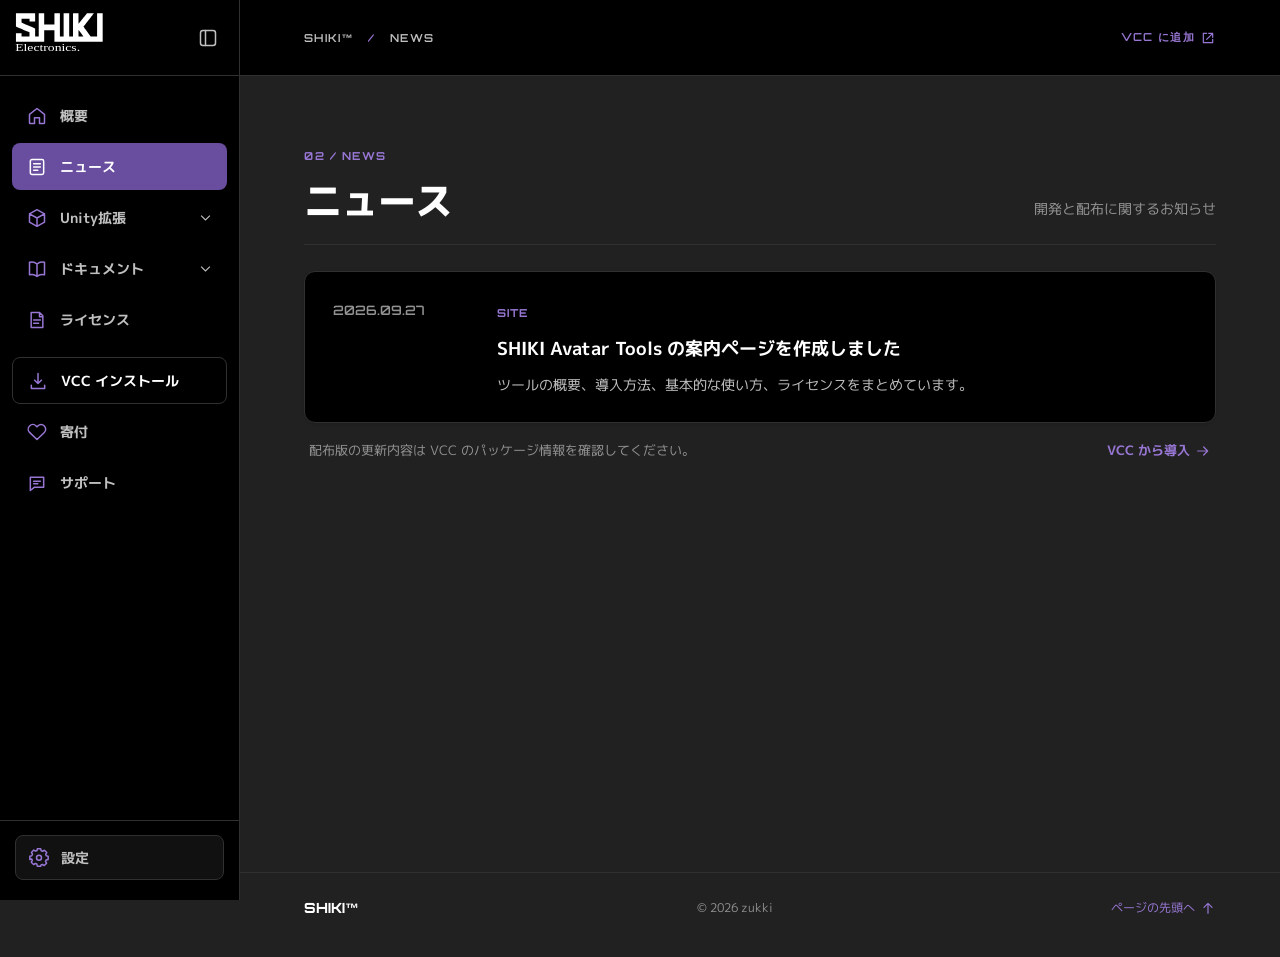
<file: news.html>
<!doctype html>
<html lang="ja" data-theme="dark">
  <head>
    <meta charset="utf-8">
    <meta name="viewport" content="width=device-width, initial-scale=1">
    <meta name="theme-color" content="#212121">
    <meta name="description" content="SHIKI Avatar Tools。Unity 向けアバター制作ツールの概要、ニュース、ドキュメント、ライセンス、VCC インストール。">
    <title>ニュース — SHIKI™</title>
    <link rel="icon" href="./assets/svg/favicon.svg" type="image/svg+xml">
    <link rel="preconnect" href="https://fonts.googleapis.com">
    <link rel="preconnect" href="https://fonts.gstatic.com" crossorigin>
    <link href="https://fonts.googleapis.com/css2?family=M+PLUS+1p:wght@400;500;600;700;800&family=Noto+Sans+KR:wght@400;600;700&family=Noto+Sans+SC:wght@400;600;700&family=Noto+Sans+TC:wght@400;600;700&family=Orbitron:wght@500;600;700;800&display=swap" rel="stylesheet">
    <link rel="stylesheet" href="./assets/css/style.css">
    <script src="./assets/js/translations.js" defer>
    </script>
    <script src="./assets/js/script.js" defer>
    </script>
  </head>
  <body data-page="news">
    <a class="skip-link" href="#main">
      <span data-i18n="skip" >本文へ移動</span>
    </a>
    <div class="cursor-glow" aria-hidden="true">
    </div>
    <aside class="sidebar" id="site-sidebar" aria-label="Site navigation">
      <div class="sidebar-head">
        <a class="brand" href="./index.html" aria-label="SHIKI Avatar Tools">
          <img src="./assets/svg/shiki-logo.svg" alt="SHIKI Electronics">
        </a>
        <button id="sidebar-toggle" class="sidebar-toggle" type="button" aria-controls="site-sidebar" aria-expanded="true" aria-label="サイドバーを折りたたむ">
          <svg aria-hidden="true" viewBox="0 0 24 24">
            <use href="./assets/svg/icons.svg#sidebar"/>
          </svg>
        </button>
      </div>
      <nav class="side-nav" aria-label="Main navigation">
        <a href="./index.html" class="" >
          <span class="nav-icon">
            <svg aria-hidden="true" viewBox="0 0 24 24">
              <use href="./assets/svg/icons.svg#home"/>
            </svg>
          </span>
          <span data-i18n="nav_overview" >概要</span>
        </a>
        <a href="./news.html" class="active" aria-current="page">
          <span class="nav-icon">
            <svg aria-hidden="true" viewBox="0 0 24 24">
              <use href="./assets/svg/icons.svg#news"/>
            </svg>
          </span>
          <span data-i18n="nav_news" >ニュース</span>
        </a>
        <div class="nav-group" data-nav-group="products">
          <button type="button" class="nav-disclosure" aria-controls="nav-products-items" aria-expanded="false" aria-label="Unity拡張">
            <span class="nav-icon">
              <svg aria-hidden="true" viewBox="0 0 24 24">
                <use href="./assets/svg/icons.svg#cube"/>
              </svg>
            </span>
            <span data-i18n="nav_products" >Unity拡張</span>
            <svg class="nav-chevron" aria-hidden="true" viewBox="0 0 24 24">
              <use href="./assets/svg/icons.svg#down"/>
            </svg>
          </button>
          <div class="nav-branch" id="nav-products-items" hidden>
            <a href="./tools/avatar-transmute.html" class="nav-child" >
              <span class="nav-icon">
                <svg aria-hidden="true" viewBox="0 0 24 24">
                  <use href="./assets/svg/icons.svg#right"/>
                </svg>
              </span>
              <span data-i18n="nav_avatar_transmute" >Avatar Transmute</span>
            </a>
          </div>
        </div>
        <div class="nav-group" data-nav-group="docs">
          <button type="button" class="nav-disclosure" aria-controls="nav-docs-items" aria-expanded="false" aria-label="ドキュメント">
            <span class="nav-icon">
              <svg aria-hidden="true" viewBox="0 0 24 24">
                <use href="./assets/svg/icons.svg#book"/>
              </svg>
            </span>
            <span data-i18n="nav_docs" >ドキュメント</span>
            <svg class="nav-chevron" aria-hidden="true" viewBox="0 0 24 24">
              <use href="./assets/svg/icons.svg#down"/>
            </svg>
          </button>
          <div class="nav-branch" id="nav-docs-items" hidden>
            <a href="./docs.html" class="nav-child " >
              <span class="nav-icon">
                <svg aria-hidden="true" viewBox="0 0 24 24">
                  <use href="./assets/svg/icons.svg#book"/>
                </svg>
              </span>
              <span data-i18n="nav_docs_all" >一覧を見る</span>
            </a>
            <a href="./docs/install.html" class="nav-child" >
              <span class="nav-icon">
                <svg aria-hidden="true" viewBox="0 0 24 24">
                  <use href="./assets/svg/icons.svg#download"/>
                </svg>
              </span>
              <span data-i18n="nav_docs_install" >共通 / インストール</span>
            </a>
            <a href="./docs/avatar-transmute.html" class="nav-child" >
              <span class="nav-icon">
                <svg aria-hidden="true" viewBox="0 0 24 24">
                  <use href="./assets/svg/icons.svg#book"/>
                </svg>
              </span>
              <span data-i18n="nav_docs_at" >Avatar Transmute</span>
            </a>
          </div>
        </div>
        <a href="./license.html" class="" >
          <span class="nav-icon">
            <svg aria-hidden="true" viewBox="0 0 24 24">
              <use href="./assets/svg/icons.svg#license"/>
            </svg>
          </span>
          <span data-i18n="nav_license" >ライセンス</span>
        </a>
        <a href="https://shikielectronics.github.io/vpm-repository/" class="install-nav" >
          <span class="nav-icon">
            <svg aria-hidden="true" viewBox="0 0 24 24">
              <use href="./assets/svg/icons.svg#download"/>
            </svg>
          </span>
          <span data-i18n="nav_install" >VCC インストール</span>
        </a>
        <a href="./donate.html" class="" >
          <span class="nav-icon">
            <svg aria-hidden="true" viewBox="0 0 24 24">
              <use href="./assets/svg/icons.svg#heart"/>
            </svg>
          </span>
          <span data-i18n="nav_donate" >寄付</span>
        </a>
        <a href="./support.html" class="" >
          <span class="nav-icon">
            <svg aria-hidden="true" viewBox="0 0 24 24">
              <use href="./assets/svg/icons.svg#support"/>
            </svg>
          </span>
          <span data-i18n="nav_support" >サポート</span>
        </a>
      </nav>
      <div class="sidebar-bottom">
        <div class="settings-panel" id="settings-panel" hidden role="group" aria-label="Settings">
          <div class="settings-heading">
            <svg aria-hidden="true" viewBox="0 0 24 24">
              <use href="./assets/svg/icons.svg#settings"/>
            </svg>
            <strong data-i18n="settings" >設定</strong>
          </div>
          <div class="lang-select-wrap">
            <label for="language-select">
              <span data-i18n="language" >言語</span>
            </label>
            <select id="language-select" aria-label="Language">
              <option value="ja">JP</option>
              <option value="ko">KR</option>
              <option value="zh-CN">CN</option>
              <option value="zh-TW">CN-TW</option>
              <option value="en">EN</option>
            </select>
          </div>
          <div class="theme-row">
            <span>
              <span data-i18n="appearance" >表示</span>
            </span>
            <button class="scene-toggle" id="theme-toggle" type="button" aria-label="ライトテーマに切り替える" aria-pressed="true">
              <span class="toggle-sky toggle-sky-day">
              </span>
              <span class="toggle-sky toggle-sky-night">
              </span>
              <span class="toggle-cloud">
              </span>
              <span class="toggle-stars">
              </span>
              <span class="toggle-orb">
                <svg class="orb-sun" aria-hidden="true" viewBox="0 0 24 24">
                  <use href="./assets/svg/icons.svg#sun"/>
                </svg>
                <svg class="orb-moon" aria-hidden="true" viewBox="0 0 24 24">
                  <use href="./assets/svg/icons.svg#moon"/>
                </svg>
              </span>
            </button>
          </div>
        </div>
        <button type="button" class="settings-button" id="settings-button" aria-controls="settings-panel" aria-expanded="false" aria-label="設定を開く">
          <svg aria-hidden="true" viewBox="0 0 24 24">
            <use href="./assets/svg/icons.svg#settings"/>
          </svg>
          <span data-i18n="settings" >設定</span>
        </button>
      </div>
    </aside>
    <div class="page-shell">
      <header class="topbar">
        <button class="mobile-menu-button" id="mobile-menu-button" type="button" aria-controls="site-sidebar" aria-expanded="false" aria-label="メニューを開く">
          <svg aria-hidden="true" viewBox="0 0 24 24">
            <use href="./assets/svg/icons.svg#menu"/>
          </svg>
        </button>
        <span class="topbar-path">SHIKI™ <span>/</span> NEWS</span>
        <div class="topbar-tools">
          <a class="topbar-action" href="https://shikielectronics.github.io/vpm-repository/">
            <span data-i18n="top_install" >VCC に追加</span>
            <svg aria-hidden="true" viewBox="0 0 24 24">
              <use href="./assets/svg/icons.svg#external"/>
            </svg>
          </a>
        </div>
      </header>
      <main id="main">
        <section class="page-section">
          <div class="section-head">
            <div>
              <span class="section-index">02 / NEWS</span>
              <h1 data-i18n="nav_news" id="page-title">ニュース</h1>
            </div>
            <p data-i18n="news_intro" >開発と配布に関するお知らせ</p>
          </div>
          <article class="news-item card">
            <time datetime="2026-09-27">2026.09.27</time>
            <div>
              <span class="news-type">SITE</span>
              <h2 data-i18n="news_1_title" >SHIKI Avatar Tools の案内ページを作成しました</h2>
              <p data-i18n="news_1_body" >ツールの概要、導入方法、基本的な使い方、ライセンスをまとめています。</p>
            </div>
          </article>
          <div class="news-more">
            <span data-i18n="news_note" >配布版の更新内容は VCC のパッケージ情報を確認してください。</span>
            <a href="https://shikielectronics.github.io/vpm-repository/">
              <span data-i18n="button_install" >VCC から導入</span>
              <svg aria-hidden="true" viewBox="0 0 24 24">
                <use href="./assets/svg/icons.svg#right"/>
              </svg>
            </a>
          </div>
        </section>
      </main>
      <footer class="footer">
        <span class="footer-brand">SHIKI™</span>
        <span>© 2026 zukki</span>
        <a href="#main">
          <span data-i18n="back_top" >ページの先頭へ</span>
          <svg aria-hidden="true" viewBox="0 0 24 24">
            <use href="./assets/svg/icons.svg#up"/>
          </svg>
        </a>
      </footer>
    </div>
  </body>
</html>
</file>
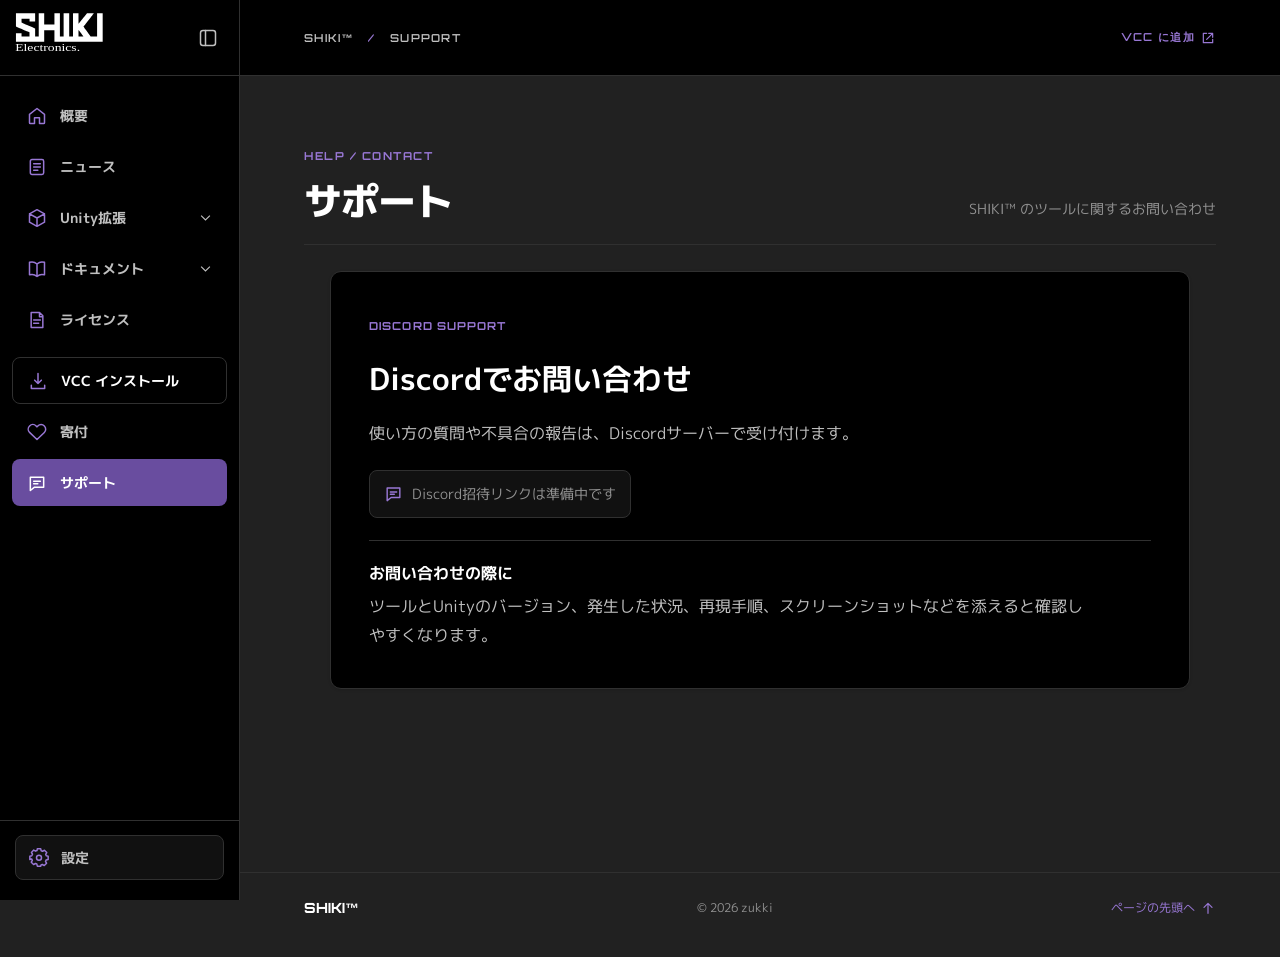
<file: support.html>
<!doctype html>
<html lang="ja" data-theme="dark">
  <head>
    <meta charset="utf-8">
    <meta name="viewport" content="width=device-width, initial-scale=1">
    <meta name="theme-color" content="#212121">
    <meta name="description" content="SHIKI Avatar Tools。Unity 向けアバター制作ツールの概要、ニュース、ドキュメント、ライセンス、VCC インストール。">
    <title>サポート — SHIKI™</title>
    <link rel="icon" href="./assets/svg/favicon.svg" type="image/svg+xml">
    <link rel="preconnect" href="https://fonts.googleapis.com">
    <link rel="preconnect" href="https://fonts.gstatic.com" crossorigin>
    <link href="https://fonts.googleapis.com/css2?family=M+PLUS+1p:wght@400;500;600;700;800&family=Noto+Sans+KR:wght@400;600;700&family=Noto+Sans+SC:wght@400;600;700&family=Noto+Sans+TC:wght@400;600;700&family=Orbitron:wght@500;600;700;800&display=swap" rel="stylesheet">
    <link rel="stylesheet" href="./assets/css/style.css">
    <script src="./assets/js/translations.js" defer>
    </script>
    <script src="./assets/js/script.js" defer>
    </script>
  </head>
  <body data-page="support">
    <a class="skip-link" href="#main">
      <span data-i18n="skip" >本文へ移動</span>
    </a>
    <div class="cursor-glow" aria-hidden="true">
    </div>
    <aside class="sidebar" id="site-sidebar" aria-label="Site navigation">
      <div class="sidebar-head">
        <a class="brand" href="./index.html" aria-label="SHIKI Avatar Tools">
          <img src="./assets/svg/shiki-logo.svg" alt="SHIKI Electronics">
        </a>
        <button id="sidebar-toggle" class="sidebar-toggle" type="button" aria-controls="site-sidebar" aria-expanded="true" aria-label="サイドバーを折りたたむ">
          <svg aria-hidden="true" viewBox="0 0 24 24">
            <use href="./assets/svg/icons.svg#sidebar"/>
          </svg>
        </button>
      </div>
      <nav class="side-nav" aria-label="Main navigation">
        <a href="./index.html" class="" >
          <span class="nav-icon">
            <svg aria-hidden="true" viewBox="0 0 24 24">
              <use href="./assets/svg/icons.svg#home"/>
            </svg>
          </span>
          <span data-i18n="nav_overview" >概要</span>
        </a>
        <a href="./news.html" class="" >
          <span class="nav-icon">
            <svg aria-hidden="true" viewBox="0 0 24 24">
              <use href="./assets/svg/icons.svg#news"/>
            </svg>
          </span>
          <span data-i18n="nav_news" >ニュース</span>
        </a>
        <div class="nav-group" data-nav-group="products">
          <button type="button" class="nav-disclosure" aria-controls="nav-products-items" aria-expanded="false" aria-label="Unity拡張">
            <span class="nav-icon">
              <svg aria-hidden="true" viewBox="0 0 24 24">
                <use href="./assets/svg/icons.svg#cube"/>
              </svg>
            </span>
            <span data-i18n="nav_products" >Unity拡張</span>
            <svg class="nav-chevron" aria-hidden="true" viewBox="0 0 24 24">
              <use href="./assets/svg/icons.svg#down"/>
            </svg>
          </button>
          <div class="nav-branch" id="nav-products-items" hidden>
            <a href="./tools/avatar-transmute.html" class="nav-child" >
              <span class="nav-icon">
                <svg aria-hidden="true" viewBox="0 0 24 24">
                  <use href="./assets/svg/icons.svg#right"/>
                </svg>
              </span>
              <span data-i18n="nav_avatar_transmute" >Avatar Transmute</span>
            </a>
          </div>
        </div>
        <div class="nav-group" data-nav-group="docs">
          <button type="button" class="nav-disclosure" aria-controls="nav-docs-items" aria-expanded="false" aria-label="ドキュメント">
            <span class="nav-icon">
              <svg aria-hidden="true" viewBox="0 0 24 24">
                <use href="./assets/svg/icons.svg#book"/>
              </svg>
            </span>
            <span data-i18n="nav_docs" >ドキュメント</span>
            <svg class="nav-chevron" aria-hidden="true" viewBox="0 0 24 24">
              <use href="./assets/svg/icons.svg#down"/>
            </svg>
          </button>
          <div class="nav-branch" id="nav-docs-items" hidden>
            <a href="./docs.html" class="nav-child " >
              <span class="nav-icon">
                <svg aria-hidden="true" viewBox="0 0 24 24">
                  <use href="./assets/svg/icons.svg#book"/>
                </svg>
              </span>
              <span data-i18n="nav_docs_all" >一覧を見る</span>
            </a>
            <a href="./docs/install.html" class="nav-child" >
              <span class="nav-icon">
                <svg aria-hidden="true" viewBox="0 0 24 24">
                  <use href="./assets/svg/icons.svg#download"/>
                </svg>
              </span>
              <span data-i18n="nav_docs_install" >共通 / インストール</span>
            </a>
            <a href="./docs/avatar-transmute.html" class="nav-child" >
              <span class="nav-icon">
                <svg aria-hidden="true" viewBox="0 0 24 24">
                  <use href="./assets/svg/icons.svg#book"/>
                </svg>
              </span>
              <span data-i18n="nav_docs_at" >Avatar Transmute</span>
            </a>
          </div>
        </div>
        <a href="./license.html" class="" >
          <span class="nav-icon">
            <svg aria-hidden="true" viewBox="0 0 24 24">
              <use href="./assets/svg/icons.svg#license"/>
            </svg>
          </span>
          <span data-i18n="nav_license" >ライセンス</span>
        </a>
        <a href="https://shikielectronics.github.io/vpm-repository/" class="install-nav" >
          <span class="nav-icon">
            <svg aria-hidden="true" viewBox="0 0 24 24">
              <use href="./assets/svg/icons.svg#download"/>
            </svg>
          </span>
          <span data-i18n="nav_install" >VCC インストール</span>
        </a>
        <a href="./donate.html" class="">
          <span class="nav-icon">
            <svg aria-hidden="true" viewBox="0 0 24 24">
              <use href="./assets/svg/icons.svg#heart"/>
            </svg>
          </span>
          <span data-i18n="nav_donate" >寄付</span>
        </a>
        <a href="./support.html" class="active" aria-current="page">
          <span class="nav-icon">
            <svg aria-hidden="true" viewBox="0 0 24 24">
              <use href="./assets/svg/icons.svg#support"/>
            </svg>
          </span>
          <span data-i18n="nav_support" >サポート</span>
        </a>
      </nav>
      <div class="sidebar-bottom">
        <div class="settings-panel" id="settings-panel" hidden role="group" aria-label="Settings">
          <div class="settings-heading">
            <svg aria-hidden="true" viewBox="0 0 24 24">
              <use href="./assets/svg/icons.svg#settings"/>
            </svg>
            <strong data-i18n="settings" >設定</strong>
          </div>
          <div class="lang-select-wrap">
            <label for="language-select">
              <span data-i18n="language" >言語</span>
            </label>
            <select id="language-select" aria-label="Language">
              <option value="ja">JP</option>
              <option value="ko">KR</option>
              <option value="zh-CN">CN</option>
              <option value="zh-TW">CN-TW</option>
              <option value="en">EN</option>
            </select>
          </div>
          <div class="theme-row">
            <span>
              <span data-i18n="appearance" >表示</span>
            </span>
            <button class="scene-toggle" id="theme-toggle" type="button" aria-label="ライトテーマに切り替える" aria-pressed="true">
              <span class="toggle-sky toggle-sky-day">
              </span>
              <span class="toggle-sky toggle-sky-night">
              </span>
              <span class="toggle-cloud">
              </span>
              <span class="toggle-stars">
              </span>
              <span class="toggle-orb">
                <svg class="orb-sun" aria-hidden="true" viewBox="0 0 24 24">
                  <use href="./assets/svg/icons.svg#sun"/>
                </svg>
                <svg class="orb-moon" aria-hidden="true" viewBox="0 0 24 24">
                  <use href="./assets/svg/icons.svg#moon"/>
                </svg>
              </span>
            </button>
          </div>
        </div>
        <button type="button" class="settings-button" id="settings-button" aria-controls="settings-panel" aria-expanded="false" aria-label="設定を開く">
          <svg aria-hidden="true" viewBox="0 0 24 24">
            <use href="./assets/svg/icons.svg#settings"/>
          </svg>
          <span data-i18n="settings" >設定</span>
        </button>
      </div>
    </aside>
    <div class="page-shell">
      <header class="topbar">
        <button class="mobile-menu-button" id="mobile-menu-button" type="button" aria-controls="site-sidebar" aria-expanded="false" aria-label="メニューを開く">
          <svg aria-hidden="true" viewBox="0 0 24 24">
            <use href="./assets/svg/icons.svg#menu"/>
          </svg>
        </button>
        <span class="topbar-path">SHIKI™ <span>/</span> SUPPORT</span>
        <div class="topbar-tools">
          <a class="topbar-action" href="https://shikielectronics.github.io/vpm-repository/">
            <span data-i18n="top_install" >VCC に追加</span>
            <svg aria-hidden="true" viewBox="0 0 24 24">
              <use href="./assets/svg/icons.svg#external"/>
            </svg>
          </a>
        </div>
      </header>
      <main id="main">
        <section class="page-section">
          <div class="section-head">
            <div>
              <span class="section-index">HELP / CONTACT</span>
              <h1 data-i18n="nav_support" id="page-title">サポート</h1>
            </div>
            <p data-i18n="support_intro">SHIKI™ のツールに関するお問い合わせ</p>
          </div>
          <article class="card support-card" data-reveal>
            <span class="doc-label">DISCORD SUPPORT</span>
            <h2 data-i18n="support_title">Discordでお問い合わせ</h2>
            <p data-i18n="support_body">使い方の質問や不具合の報告は、Discordサーバーで受け付けます。</p>
            <!-- 招待URLを受け取ったら、この表示をDiscordへのリンクに変更します。 -->
            <div class="support-pending" role="status">
              <svg aria-hidden="true" viewBox="0 0 24 24">
                <use href="./assets/svg/icons.svg#support"/>
              </svg>
              <span data-i18n="support_pending">Discord招待リンクは準備中です</span>
            </div>
            <div class="support-note">
              <h3 data-i18n="support_note_title">お問い合わせの際に</h3>
              <p data-i18n="support_note_body">ツールとUnityのバージョン、発生した状況、再現手順、スクリーンショットなどを添えると確認しやすくなります。</p>
            </div>
          </article>
        </section>
      </main>
      <footer class="footer">
        <span class="footer-brand">SHIKI™</span>
        <span>© 2026 zukki</span>
        <a href="#main">
          <span data-i18n="back_top" >ページの先頭へ</span>
          <svg aria-hidden="true" viewBox="0 0 24 24">
            <use href="./assets/svg/icons.svg#up"/>
          </svg>
        </a>
      </footer>
    </div>
  </body>
</html>
</file>
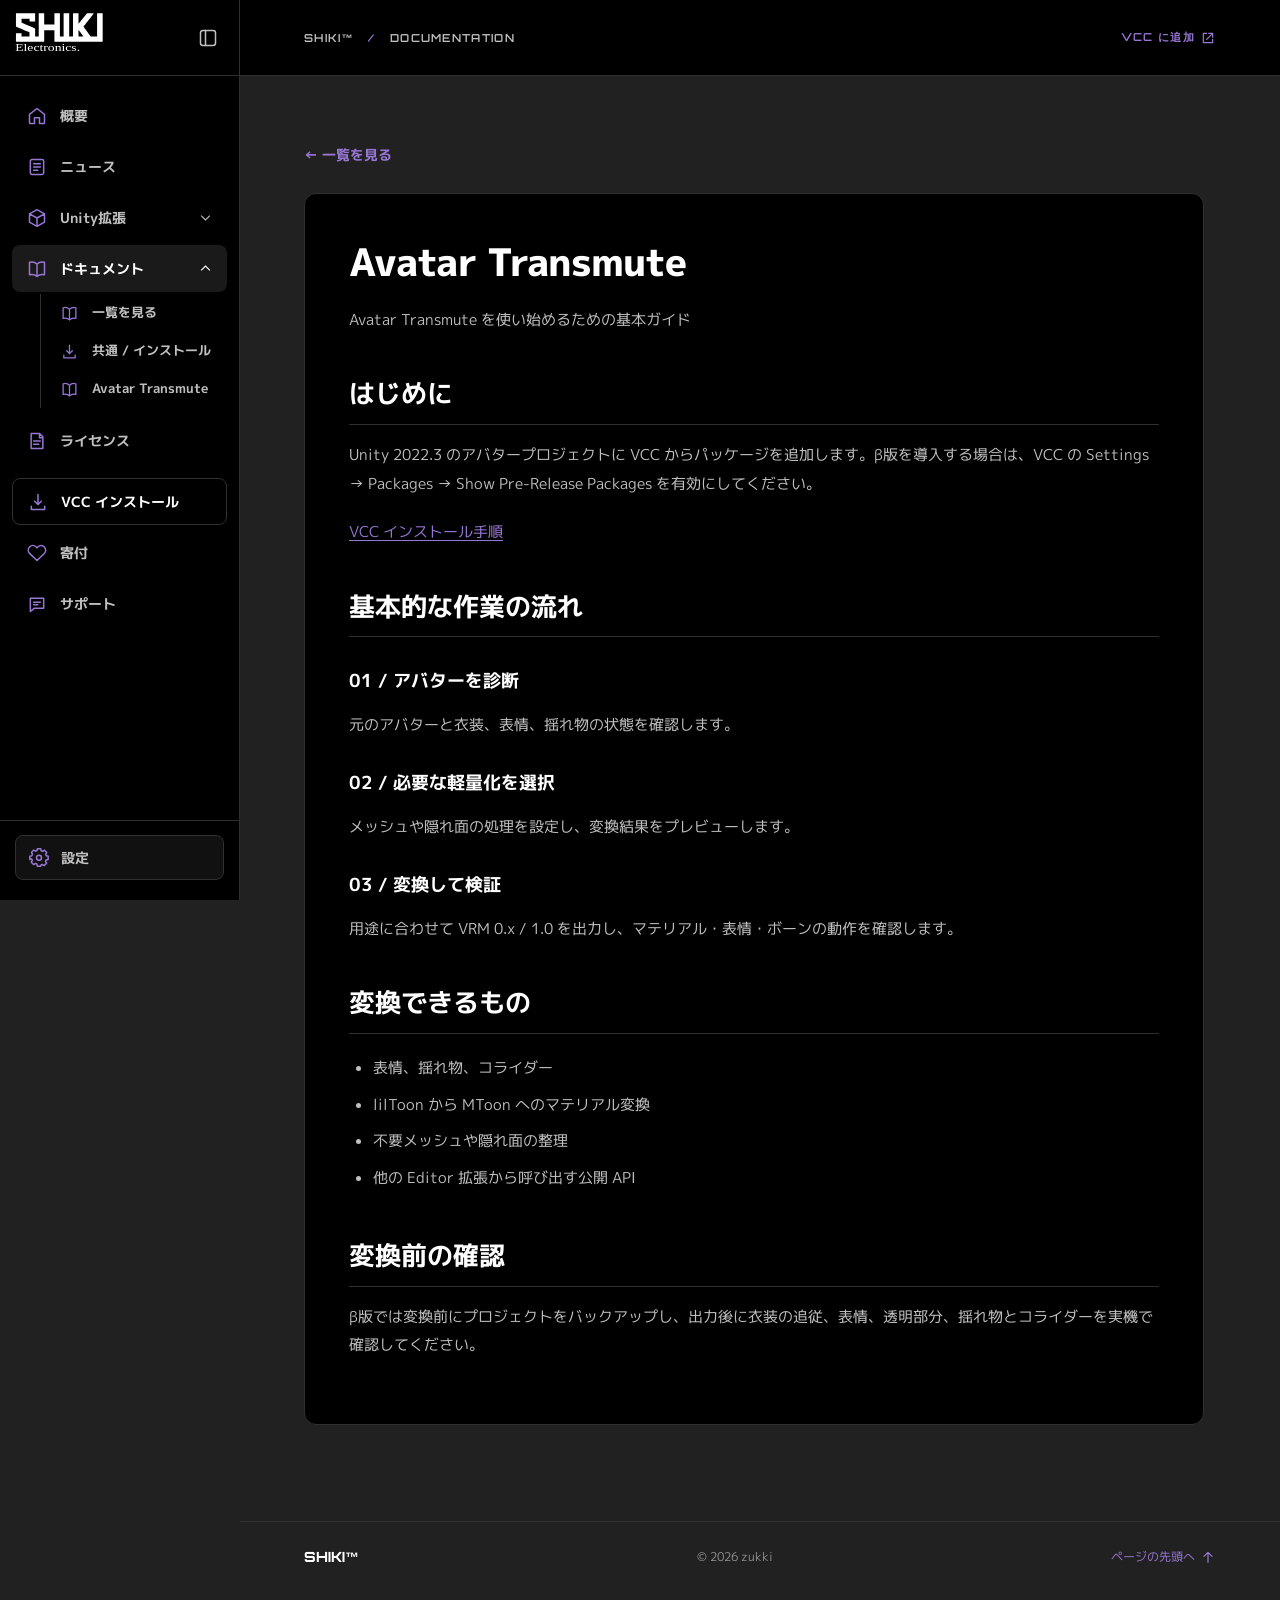
<file: docs/avatar-transmute.html>
<!-- Generated document shell. Edit Markdown in docs/markdown/ instead. -->
<!doctype html>
<html lang="ja" data-theme="dark">
  <head>
    <meta charset="utf-8">
    <meta name="viewport" content="width=device-width, initial-scale=1">
    <meta name="theme-color" content="#212121">
    <meta name="description" content="SHIKI Avatar Tools。Unity 向けアバター制作ツールの概要、ニュース、ドキュメント、ライセンス、VCC インストール。">
    <title>Avatar Transmute — SHIKI™</title>
    <link rel="icon" href="../assets/svg/favicon.svg" type="image/svg+xml">
    <link rel="preconnect" href="https://fonts.googleapis.com">
    <link rel="preconnect" href="https://fonts.gstatic.com" crossorigin>
    <link href="https://fonts.googleapis.com/css2?family=M+PLUS+1p:wght@400;500;600;700;800&family=Noto+Sans+KR:wght@400;600;700&family=Noto+Sans+SC:wght@400;600;700&family=Noto+Sans+TC:wght@400;600;700&family=Orbitron:wght@500;600;700;800&display=swap" rel="stylesheet">
    <link rel="stylesheet" href="../assets/css/style.css">
    <script src="../assets/js/translations.js" defer>
    </script>
    <script src="../assets/js/script.js" defer>
    </script>
  </head>
  <body data-page="doc" data-doc-slug="avatar-transmute">
    <a class="skip-link" href="#main">
      <span data-i18n="skip" >本文へ移動</span>
    </a>
    <div class="cursor-glow" aria-hidden="true">
    </div>
    <aside class="sidebar" id="site-sidebar" aria-label="Site navigation">
      <div class="sidebar-head">
        <a class="brand" href="../index.html" aria-label="SHIKI Avatar Tools">
          <img src="../assets/svg/shiki-logo.svg" alt="SHIKI Electronics">
        </a>
        <button id="sidebar-toggle" class="sidebar-toggle" type="button" aria-controls="site-sidebar" aria-expanded="true" aria-label="サイドバーを折りたたむ">
          <svg aria-hidden="true" viewBox="0 0 24 24">
            <use href="../assets/svg/icons.svg#sidebar"/>
          </svg>
        </button>
      </div>
      <nav class="side-nav" aria-label="Main navigation">
        <a href="../index.html" class="" >
          <span class="nav-icon">
            <svg aria-hidden="true" viewBox="0 0 24 24">
              <use href="../assets/svg/icons.svg#home"/>
            </svg>
          </span>
          <span data-i18n="nav_overview" >概要</span>
        </a>
        <a href="../news.html" class="" >
          <span class="nav-icon">
            <svg aria-hidden="true" viewBox="0 0 24 24">
              <use href="../assets/svg/icons.svg#news"/>
            </svg>
          </span>
          <span data-i18n="nav_news" >ニュース</span>
        </a>
        <div class="nav-group" data-nav-group="products">
          <button type="button" class="nav-disclosure" aria-controls="nav-products-items" aria-expanded="false" aria-label="Unity拡張">
            <span class="nav-icon">
              <svg aria-hidden="true" viewBox="0 0 24 24">
                <use href="../assets/svg/icons.svg#cube"/>
              </svg>
            </span>
            <span data-i18n="nav_products" >Unity拡張</span>
            <svg class="nav-chevron" aria-hidden="true" viewBox="0 0 24 24">
              <use href="../assets/svg/icons.svg#down"/>
            </svg>
          </button>
          <div class="nav-branch" id="nav-products-items" hidden>
            <a href="../tools/avatar-transmute.html" class="nav-child" >
              <span class="nav-icon">
                <svg aria-hidden="true" viewBox="0 0 24 24">
                  <use href="../assets/svg/icons.svg#right"/>
                </svg>
              </span>
              <span data-i18n="nav_avatar_transmute" >Avatar Transmute</span>
            </a>
          </div>
        </div>
        <div class="nav-group" data-nav-group="docs">
          <button type="button" class="nav-disclosure" aria-controls="nav-docs-items" aria-expanded="false" aria-label="ドキュメント">
            <span class="nav-icon">
              <svg aria-hidden="true" viewBox="0 0 24 24">
                <use href="../assets/svg/icons.svg#book"/>
              </svg>
            </span>
            <span data-i18n="nav_docs" >ドキュメント</span>
            <svg class="nav-chevron" aria-hidden="true" viewBox="0 0 24 24">
              <use href="../assets/svg/icons.svg#down"/>
            </svg>
          </button>
          <div class="nav-branch" id="nav-docs-items" hidden>
            <a href="../docs.html" class="nav-child " >
              <span class="nav-icon">
                <svg aria-hidden="true" viewBox="0 0 24 24">
                  <use href="../assets/svg/icons.svg#book"/>
                </svg>
              </span>
              <span data-i18n="nav_docs_all" >一覧を見る</span>
            </a>
            <a href="../docs/install.html" class="nav-child" >
              <span class="nav-icon">
                <svg aria-hidden="true" viewBox="0 0 24 24">
                  <use href="../assets/svg/icons.svg#download"/>
                </svg>
              </span>
              <span data-i18n="nav_docs_install" >共通 / インストール</span>
            </a>
            <a href="../docs/avatar-transmute.html" class="nav-child">
              <span class="nav-icon">
                <svg aria-hidden="true" viewBox="0 0 24 24">
                  <use href="../assets/svg/icons.svg#book"/>
                </svg>
              </span>
              <span data-i18n="nav_docs_at" >Avatar Transmute</span>
            </a>
          </div>
        </div>
        <a href="../license.html" class="" >
          <span class="nav-icon">
            <svg aria-hidden="true" viewBox="0 0 24 24">
              <use href="../assets/svg/icons.svg#license"/>
            </svg>
          </span>
          <span data-i18n="nav_license" >ライセンス</span>
        </a>
        <a href="https://shikielectronics.github.io/vpm-repository/" class="install-nav" >
          <span class="nav-icon">
            <svg aria-hidden="true" viewBox="0 0 24 24">
              <use href="../assets/svg/icons.svg#download"/>
            </svg>
          </span>
          <span data-i18n="nav_install" >VCC インストール</span>
        </a>
        <a href="../donate.html" class="" >
          <span class="nav-icon">
            <svg aria-hidden="true" viewBox="0 0 24 24">
              <use href="../assets/svg/icons.svg#heart"/>
            </svg>
          </span>
          <span data-i18n="nav_donate" >寄付</span>
        </a>
        <a href="../support.html" class="" >
          <span class="nav-icon">
            <svg aria-hidden="true" viewBox="0 0 24 24">
              <use href="../assets/svg/icons.svg#support"/>
            </svg>
          </span>
          <span data-i18n="nav_support" >サポート</span>
        </a>
      </nav>
      <div class="sidebar-bottom">
        <div class="settings-panel" id="settings-panel" hidden role="group" aria-label="Settings">
          <div class="settings-heading">
            <svg aria-hidden="true" viewBox="0 0 24 24">
              <use href="../assets/svg/icons.svg#settings"/>
            </svg>
            <strong data-i18n="settings" >設定</strong>
          </div>
          <div class="lang-select-wrap">
            <label for="language-select">
              <span data-i18n="language" >言語</span>
            </label>
            <select id="language-select" aria-label="Language">
              <option value="ja">JP</option>
              <option value="ko">KR</option>
              <option value="zh-CN">CN</option>
              <option value="zh-TW">CN-TW</option>
              <option value="en">EN</option>
            </select>
          </div>
          <div class="theme-row">
            <span>
              <span data-i18n="appearance" >表示</span>
            </span>
            <button class="scene-toggle" id="theme-toggle" type="button" aria-label="ライトテーマに切り替える" aria-pressed="true">
              <span class="toggle-sky toggle-sky-day">
              </span>
              <span class="toggle-sky toggle-sky-night">
              </span>
              <span class="toggle-cloud">
              </span>
              <span class="toggle-stars">
              </span>
              <span class="toggle-orb">
                <svg class="orb-sun" aria-hidden="true" viewBox="0 0 24 24">
                  <use href="../assets/svg/icons.svg#sun"/>
                </svg>
                <svg class="orb-moon" aria-hidden="true" viewBox="0 0 24 24">
                  <use href="../assets/svg/icons.svg#moon"/>
                </svg>
              </span>
            </button>
          </div>
        </div>
        <button type="button" class="settings-button" id="settings-button" aria-controls="settings-panel" aria-expanded="false" aria-label="設定を開く">
          <svg aria-hidden="true" viewBox="0 0 24 24">
            <use href="../assets/svg/icons.svg#settings"/>
          </svg>
          <span data-i18n="settings" >設定</span>
        </button>
      </div>
    </aside>
    <div class="page-shell">
      <header class="topbar">
        <button class="mobile-menu-button" id="mobile-menu-button" type="button" aria-controls="site-sidebar" aria-expanded="false" aria-label="メニューを開く">
          <svg aria-hidden="true" viewBox="0 0 24 24">
            <use href="../assets/svg/icons.svg#menu"/>
          </svg>
        </button>
        <span class="topbar-path">SHIKI™ <span>/</span> DOCUMENTATION</span>
        <div class="topbar-tools">
          <a class="topbar-action" href="https://shikielectronics.github.io/vpm-repository/">
            <span data-i18n="top_install" >VCC に追加</span>
            <svg aria-hidden="true" viewBox="0 0 24 24">
              <use href="../assets/svg/icons.svg#external"/>
            </svg>
          </a>
        </div>
      </header>
      <main id="main">
        <section class="page-section markdown-page">
          <div class="markdown-header">
            <a class="inline-link" href="../docs.html">← <span data-i18n="nav_docs_all">一覧を見る</span>
            </a>
          </div>
          <article class="markdown-body" data-doc-locale="ja">
<h1>Avatar Transmute</h1>
<p>Avatar Transmute を使い始めるための基本ガイド</p>
<h2>はじめに</h2>
<p>Unity 2022.3 のアバタープロジェクトに VCC からパッケージを追加します。β版を導入する場合は、VCC の Settings → Packages → Show Pre-Release Packages を有効にしてください。</p>
<p><a href="./install.html">VCC インストール手順</a></p>
<h2>基本的な作業の流れ</h2>
<h3>01 / アバターを診断</h3>
<p>元のアバターと衣装、表情、揺れ物の状態を確認します。</p>
<h3>02 / 必要な軽量化を選択</h3>
<p>メッシュや隠れ面の処理を設定し、変換結果をプレビューします。</p>
<h3>03 / 変換して検証</h3>
<p>用途に合わせて VRM 0.x / 1.0 を出力し、マテリアル・表情・ボーンの動作を確認します。</p>
<h2>変換できるもの</h2>
<ul>
<li>表情、揺れ物、コライダー</li>
<li>lilToon から MToon へのマテリアル変換</li>
<li>不要メッシュや隠れ面の整理</li>
<li>他の Editor 拡張から呼び出す公開 API</li>
</ul>
<h2>変換前の確認</h2>
<p>β版では変換前にプロジェクトをバックアップし、出力後に衣装の追従、表情、透明部分、揺れ物とコライダーを実機で確認してください。</p>
</article>
<article class="markdown-body" data-doc-locale="ko" hidden>
<h1>Avatar Transmute</h1>
<p>Avatar Transmute 시작을 위한 기본 안내</p>
<h2>시작하기</h2>
<p>VCC를 통해 Unity 2022.3 아바타 프로젝트에 패키지를 추가합니다. 베타 버전을 설치하려면 VCC의 Settings → Packages → Show Pre-Release Packages를 켜세요.</p>
<p><a href="./install.html">VCC 설치 방법</a></p>
<h2>기본 작업 흐름</h2>
<h3>01 / 아바타 진단</h3>
<p>원본 아바타와 의상, 표정, 흔들리는 파츠의 상태를 확인합니다.</p>
<h3>02 / 최적화 설정</h3>
<p>메시와 가려진 면의 처리 방식을 설정하고 결과를 미리 봅니다.</p>
<h3>03 / 변환 및 확인</h3>
<p>용도에 맞게 VRM 0.x / 1.0으로 내보내고 머티리얼, 표정, 본 동작을 확인합니다.</p>
<h2>변환 기능</h2>
<ul>
<li>표정, 흔들리는 파츠, 콜라이더</li>
<li>lilToon에서 MToon으로 머티리얼 변환</li>
<li>불필요한 메시 및 가려진 면 정리</li>
<li>다른 Editor 확장에서 사용할 수 있는 공개 API</li>
</ul>
<h2>내보내기 전 확인</h2>
<p>베타 버전에서는 변환 전에 프로젝트를 백업하세요. 내보낸 뒤에는 대상 플랫폼에서 의상 본, 표정, 투명한 부분, 흔들리는 파츠와 콜라이더를 확인해 주세요.</p>
</article>
<article class="markdown-body" data-doc-locale="zh-CN" hidden>
<h1>Avatar Transmute</h1>
<p>Avatar Transmute 入门指南</p>
<h2>开始使用</h2>
<p>通过 VCC 将包添加到 Unity 2022.3 虚拟形象项目。安装测试版时，请在 VCC 中开启 Settings → Packages → Show Pre-Release Packages。</p>
<p><a href="./install.html">VCC 安装步骤</a></p>
<h2>基本流程</h2>
<h3>01 / 检查虚拟形象</h3>
<p>确认原始形象、服装、表情和动态部件的状态。</p>
<h3>02 / 选择优化设置</h3>
<p>配置网格和隐藏面处理，并预览结果。</p>
<h3>03 / 转换并验证</h3>
<p>按用途导出 VRM 0.x / 1.0，检查材质、表情和骨骼的运行情况。</p>
<h2>转换功能</h2>
<ul>
<li>表情、动态骨骼和碰撞体</li>
<li>将 lilToon 材质转换为 MToon</li>
<li>清理无用网格和隐藏面</li>
<li>供其他 Editor 扩展调用的公开 API</li>
</ul>
<h2>导出前请确认</h2>
<p>使用测试版时，请在转换前备份项目。导出后在目标平台检查服装骨骼、表情、透明部分、动态部件和碰撞体。</p>
</article>
<article class="markdown-body" data-doc-locale="zh-TW" hidden>
<h1>Avatar Transmute</h1>
<p>Avatar Transmute 入門指南</p>
<h2>開始使用</h2>
<p>透過 VCC 將套件加入 Unity 2022.3 虛擬角色專案。安裝測試版時，請在 VCC 開啟 Settings → Packages → Show Pre-Release Packages。</p>
<p><a href="./install.html">VCC 安裝步驟</a></p>
<h2>基本流程</h2>
<h3>01 / 檢查虛擬角色</h3>
<p>確認原始角色、服裝、表情及動態部件的狀態。</p>
<h3>02 / 選擇最佳化設定</h3>
<p>設定網格與隱藏面處理，並預覽結果。</p>
<h3>03 / 轉換並驗證</h3>
<p>依用途匯出 VRM 0.x / 1.0，檢查材質、表情與骨骼的運作。</p>
<h2>轉換功能</h2>
<ul>
<li>表情、動態骨骼與碰撞體</li>
<li>將 lilToon 材質轉換為 MToon</li>
<li>清理未使用的網格與隱藏面</li>
<li>供其他 Editor 擴充功能呼叫的公開 API</li>
</ul>
<h2>匯出前請確認</h2>
<p>使用測試版時，請在轉換前備份專案。匯出後在目標平台檢查服裝骨骼、表情、透明部分、動態部件與碰撞體。</p>
</article>
<article class="markdown-body" data-doc-locale="en" hidden>
<h1>Avatar Transmute</h1>
<p>A basic guide to getting started with Avatar Transmute</p>
<h2>Getting started</h2>
<p>Add the package to a Unity 2022.3 avatar project through VCC. For beta versions, enable Settings → Packages → Show Pre-Release Packages in VCC.</p>
<p><a href="./install.html">VCC installation steps</a></p>
<h2>Basic workflow</h2>
<h3>01 / Inspect the avatar</h3>
<p>Check the original avatar, outfit, expressions, and moving parts.</p>
<h3>02 / Choose optimization</h3>
<p>Configure mesh and hidden-surface processing, then preview the result.</p>
<h3>03 / Convert and verify</h3>
<p>Export VRM 0.x / 1.0 for your target and check materials, expressions, and bones.</p>
<h2>Conversion features</h2>
<ul>
<li>Expressions, spring bones, and colliders</li>
<li>lilToon to MToon material conversion</li>
<li>Unused meshes and hidden-surface cleanup</li>
<li>Public API for other Editor extensions</li>
</ul>
<h2>Before export</h2>
<p>For beta versions, back up your project before conversion. Check outfit rigging, expressions, transparency, moving parts, and colliders on the target platform after export.</p>
</article>
        </section>
      </main>
      <footer class="footer">
        <span class="footer-brand">SHIKI™</span>
        <span>© 2026 zukki</span>
        <a href="#main">
          <span data-i18n="back_top" >ページの先頭へ</span>
          <svg aria-hidden="true" viewBox="0 0 24 24">
            <use href="../assets/svg/icons.svg#up"/>
          </svg>
        </a>
      </footer>
    </div>
  </body>
</html>
</file>
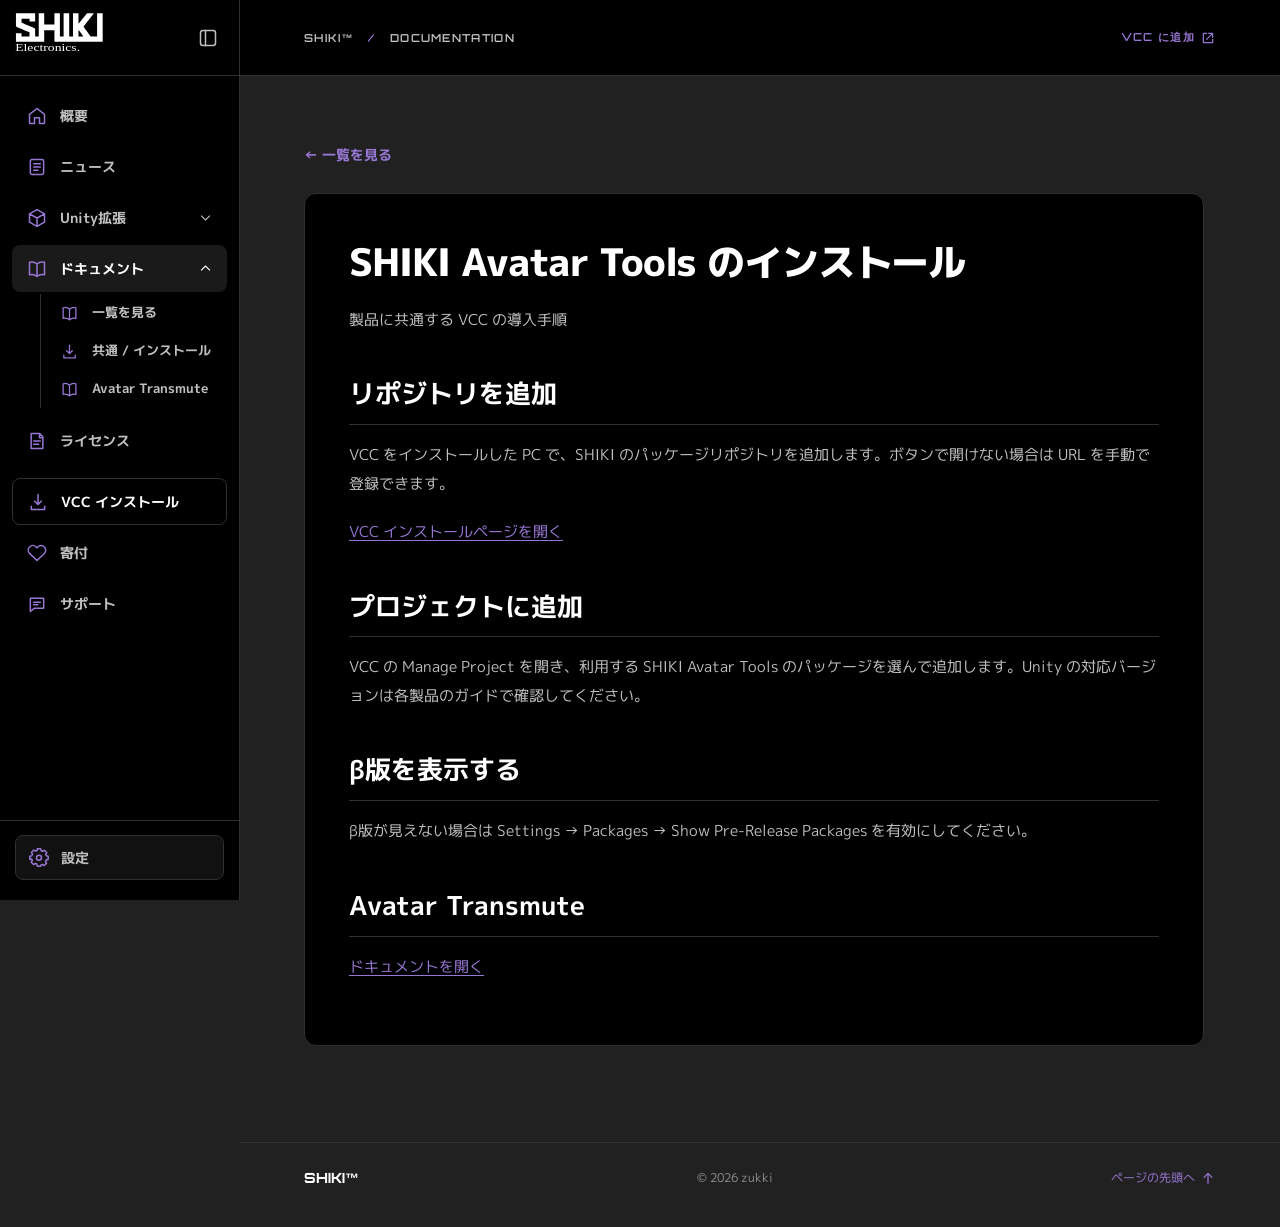
<file: docs/install.html>
<!-- Generated document shell. Edit Markdown in docs/markdown/ instead. -->
<!doctype html>
<html lang="ja" data-theme="dark">
  <head>
    <meta charset="utf-8">
    <meta name="viewport" content="width=device-width, initial-scale=1">
    <meta name="theme-color" content="#212121">
    <meta name="description" content="SHIKI Avatar Tools。Unity 向けアバター制作ツールの概要、ニュース、ドキュメント、ライセンス、VCC インストール。">
    <title>SHIKI Avatar Tools のインストール — SHIKI™</title>
    <link rel="icon" href="../assets/svg/favicon.svg" type="image/svg+xml">
    <link rel="preconnect" href="https://fonts.googleapis.com">
    <link rel="preconnect" href="https://fonts.gstatic.com" crossorigin>
    <link href="https://fonts.googleapis.com/css2?family=M+PLUS+1p:wght@400;500;600;700;800&family=Noto+Sans+KR:wght@400;600;700&family=Noto+Sans+SC:wght@400;600;700&family=Noto+Sans+TC:wght@400;600;700&family=Orbitron:wght@500;600;700;800&display=swap" rel="stylesheet">
    <link rel="stylesheet" href="../assets/css/style.css">
    <script src="../assets/js/translations.js" defer>
    </script>
    <script src="../assets/js/script.js" defer>
    </script>
  </head>
  <body data-page="doc" data-doc-slug="install">
    <a class="skip-link" href="#main">
      <span data-i18n="skip" >本文へ移動</span>
    </a>
    <div class="cursor-glow" aria-hidden="true">
    </div>
    <aside class="sidebar" id="site-sidebar" aria-label="Site navigation">
      <div class="sidebar-head">
        <a class="brand" href="../index.html" aria-label="SHIKI Avatar Tools">
          <img src="../assets/svg/shiki-logo.svg" alt="SHIKI Electronics">
        </a>
        <button id="sidebar-toggle" class="sidebar-toggle" type="button" aria-controls="site-sidebar" aria-expanded="true" aria-label="サイドバーを折りたたむ">
          <svg aria-hidden="true" viewBox="0 0 24 24">
            <use href="../assets/svg/icons.svg#sidebar"/>
          </svg>
        </button>
      </div>
      <nav class="side-nav" aria-label="Main navigation">
        <a href="../index.html" class="" >
          <span class="nav-icon">
            <svg aria-hidden="true" viewBox="0 0 24 24">
              <use href="../assets/svg/icons.svg#home"/>
            </svg>
          </span>
          <span data-i18n="nav_overview" >概要</span>
        </a>
        <a href="../news.html" class="" >
          <span class="nav-icon">
            <svg aria-hidden="true" viewBox="0 0 24 24">
              <use href="../assets/svg/icons.svg#news"/>
            </svg>
          </span>
          <span data-i18n="nav_news" >ニュース</span>
        </a>
        <div class="nav-group" data-nav-group="products">
          <button type="button" class="nav-disclosure" aria-controls="nav-products-items" aria-expanded="false" aria-label="Unity拡張">
            <span class="nav-icon">
              <svg aria-hidden="true" viewBox="0 0 24 24">
                <use href="../assets/svg/icons.svg#cube"/>
              </svg>
            </span>
            <span data-i18n="nav_products" >Unity拡張</span>
            <svg class="nav-chevron" aria-hidden="true" viewBox="0 0 24 24">
              <use href="../assets/svg/icons.svg#down"/>
            </svg>
          </button>
          <div class="nav-branch" id="nav-products-items" hidden>
            <a href="../tools/avatar-transmute.html" class="nav-child" >
              <span class="nav-icon">
                <svg aria-hidden="true" viewBox="0 0 24 24">
                  <use href="../assets/svg/icons.svg#right"/>
                </svg>
              </span>
              <span data-i18n="nav_avatar_transmute" >Avatar Transmute</span>
            </a>
          </div>
        </div>
        <div class="nav-group" data-nav-group="docs">
          <button type="button" class="nav-disclosure" aria-controls="nav-docs-items" aria-expanded="false" aria-label="ドキュメント">
            <span class="nav-icon">
              <svg aria-hidden="true" viewBox="0 0 24 24">
                <use href="../assets/svg/icons.svg#book"/>
              </svg>
            </span>
            <span data-i18n="nav_docs" >ドキュメント</span>
            <svg class="nav-chevron" aria-hidden="true" viewBox="0 0 24 24">
              <use href="../assets/svg/icons.svg#down"/>
            </svg>
          </button>
          <div class="nav-branch" id="nav-docs-items" hidden>
            <a href="../docs.html" class="nav-child " >
              <span class="nav-icon">
                <svg aria-hidden="true" viewBox="0 0 24 24">
                  <use href="../assets/svg/icons.svg#book"/>
                </svg>
              </span>
              <span data-i18n="nav_docs_all" >一覧を見る</span>
            </a>
            <a href="../docs/install.html" class="nav-child" >
              <span class="nav-icon">
                <svg aria-hidden="true" viewBox="0 0 24 24">
                  <use href="../assets/svg/icons.svg#download"/>
                </svg>
              </span>
              <span data-i18n="nav_docs_install" >共通 / インストール</span>
            </a>
            <a href="../docs/avatar-transmute.html" class="nav-child">
              <span class="nav-icon">
                <svg aria-hidden="true" viewBox="0 0 24 24">
                  <use href="../assets/svg/icons.svg#book"/>
                </svg>
              </span>
              <span data-i18n="nav_docs_at" >Avatar Transmute</span>
            </a>
          </div>
        </div>
        <a href="../license.html" class="" >
          <span class="nav-icon">
            <svg aria-hidden="true" viewBox="0 0 24 24">
              <use href="../assets/svg/icons.svg#license"/>
            </svg>
          </span>
          <span data-i18n="nav_license" >ライセンス</span>
        </a>
        <a href="https://shikielectronics.github.io/vpm-repository/" class="install-nav" >
          <span class="nav-icon">
            <svg aria-hidden="true" viewBox="0 0 24 24">
              <use href="../assets/svg/icons.svg#download"/>
            </svg>
          </span>
          <span data-i18n="nav_install" >VCC インストール</span>
        </a>
        <a href="../donate.html" class="" >
          <span class="nav-icon">
            <svg aria-hidden="true" viewBox="0 0 24 24">
              <use href="../assets/svg/icons.svg#heart"/>
            </svg>
          </span>
          <span data-i18n="nav_donate" >寄付</span>
        </a>
        <a href="../support.html" class="" >
          <span class="nav-icon">
            <svg aria-hidden="true" viewBox="0 0 24 24">
              <use href="../assets/svg/icons.svg#support"/>
            </svg>
          </span>
          <span data-i18n="nav_support" >サポート</span>
        </a>
      </nav>
      <div class="sidebar-bottom">
        <div class="settings-panel" id="settings-panel" hidden role="group" aria-label="Settings">
          <div class="settings-heading">
            <svg aria-hidden="true" viewBox="0 0 24 24">
              <use href="../assets/svg/icons.svg#settings"/>
            </svg>
            <strong data-i18n="settings" >設定</strong>
          </div>
          <div class="lang-select-wrap">
            <label for="language-select">
              <span data-i18n="language" >言語</span>
            </label>
            <select id="language-select" aria-label="Language">
              <option value="ja">JP</option>
              <option value="ko">KR</option>
              <option value="zh-CN">CN</option>
              <option value="zh-TW">CN-TW</option>
              <option value="en">EN</option>
            </select>
          </div>
          <div class="theme-row">
            <span>
              <span data-i18n="appearance" >表示</span>
            </span>
            <button class="scene-toggle" id="theme-toggle" type="button" aria-label="ライトテーマに切り替える" aria-pressed="true">
              <span class="toggle-sky toggle-sky-day">
              </span>
              <span class="toggle-sky toggle-sky-night">
              </span>
              <span class="toggle-cloud">
              </span>
              <span class="toggle-stars">
              </span>
              <span class="toggle-orb">
                <svg class="orb-sun" aria-hidden="true" viewBox="0 0 24 24">
                  <use href="../assets/svg/icons.svg#sun"/>
                </svg>
                <svg class="orb-moon" aria-hidden="true" viewBox="0 0 24 24">
                  <use href="../assets/svg/icons.svg#moon"/>
                </svg>
              </span>
            </button>
          </div>
        </div>
        <button type="button" class="settings-button" id="settings-button" aria-controls="settings-panel" aria-expanded="false" aria-label="設定を開く">
          <svg aria-hidden="true" viewBox="0 0 24 24">
            <use href="../assets/svg/icons.svg#settings"/>
          </svg>
          <span data-i18n="settings" >設定</span>
        </button>
      </div>
    </aside>
    <div class="page-shell">
      <header class="topbar">
        <button class="mobile-menu-button" id="mobile-menu-button" type="button" aria-controls="site-sidebar" aria-expanded="false" aria-label="メニューを開く">
          <svg aria-hidden="true" viewBox="0 0 24 24">
            <use href="../assets/svg/icons.svg#menu"/>
          </svg>
        </button>
        <span class="topbar-path">SHIKI™ <span>/</span> DOCUMENTATION</span>
        <div class="topbar-tools">
          <a class="topbar-action" href="https://shikielectronics.github.io/vpm-repository/">
            <span data-i18n="top_install" >VCC に追加</span>
            <svg aria-hidden="true" viewBox="0 0 24 24">
              <use href="../assets/svg/icons.svg#external"/>
            </svg>
          </a>
        </div>
      </header>
      <main id="main">
        <section class="page-section markdown-page">
          <div class="markdown-header">
            <a class="inline-link" href="../docs.html">← <span data-i18n="nav_docs_all">一覧を見る</span>
            </a>
          </div>
          <article class="markdown-body" data-doc-locale="ja">
<h1>SHIKI Avatar Tools のインストール</h1>
<p>製品に共通する VCC の導入手順</p>
<h2>リポジトリを追加</h2>
<p>VCC をインストールした PC で、SHIKI のパッケージリポジトリを追加します。ボタンで開けない場合は URL を手動で登録できます。</p>
<p><a href="https://shikielectronics.github.io/vpm-repository/">VCC インストールページを開く</a></p>
<h2>プロジェクトに追加</h2>
<p>VCC の Manage Project を開き、利用する SHIKI Avatar Tools のパッケージを選んで追加します。Unity の対応バージョンは各製品のガイドで確認してください。</p>
<h2>β版を表示する</h2>
<p>β版が見えない場合は Settings → Packages → Show Pre-Release Packages を有効にしてください。</p>
<h2>Avatar Transmute</h2>
<p><a href="./avatar-transmute.html">ドキュメントを開く</a></p>
</article>
<article class="markdown-body" data-doc-locale="ko" hidden>
<h1>SHIKI Avatar Tools 설치</h1>
<p>모든 제품에 공통인 VCC 설치 방법</p>
<h2>저장소 추가</h2>
<p>VCC가 설치된 PC에서 SHIKI 패키지 저장소를 추가하세요. 버튼이 열리지 않으면 URL을 직접 등록할 수 있습니다.</p>
<p><a href="https://shikielectronics.github.io/vpm-repository/">VCC 설치 페이지 열기</a></p>
<h2>프로젝트에 추가</h2>
<p>VCC의 Manage Project에서 사용할 패키지를 선택해 추가하세요. Unity 버전은 각 제품 가이드를 확인하세요.</p>
<h2>베타 버전 표시</h2>
<p>베타 패키지가 보이지 않으면 Settings → Packages → Show Pre-Release Packages를 켜세요.</p>
<h2>Avatar Transmute</h2>
<p><a href="./avatar-transmute.html">문서 열기</a></p>
</article>
<article class="markdown-body" data-doc-locale="zh-CN" hidden>
<h1>安装 SHIKI Avatar Tools</h1>
<p>各产品通用的 VCC 安装步骤</p>
<h2>添加软件源</h2>
<p>在已安装 VCC 的电脑上添加 SHIKI 软件源。若按钮无法打开，可手动输入 URL。</p>
<p><a href="https://shikielectronics.github.io/vpm-repository/">打开 VCC 安装页面</a></p>
<h2>添加到项目</h2>
<p>在 VCC 的 Manage Project 中选择并添加所需软件包。请查看各产品指南了解支持的 Unity 版本。</p>
<h2>显示测试版</h2>
<p>如果找不到测试版，请开启 Settings → Packages → Show Pre-Release Packages。</p>
<h2>Avatar Transmute</h2>
<p><a href="./avatar-transmute.html">打开文档</a></p>
</article>
<article class="markdown-body" data-doc-locale="zh-TW" hidden>
<h1>安裝 SHIKI Avatar Tools</h1>
<p>各產品共通的 VCC 安裝步驟</p>
<h2>加入套件庫</h2>
<p>在已安裝 VCC 的電腦上加入 SHIKI 套件庫。若按鈕無法開啟，可手動輸入 URL。</p>
<p><a href="https://shikielectronics.github.io/vpm-repository/">開啟 VCC 安裝頁面</a></p>
<h2>加入專案</h2>
<p>在 VCC 的 Manage Project 中選擇並加入所需套件。請參閱各產品指南確認支援的 Unity 版本。</p>
<h2>顯示測試版</h2>
<p>若找不到測試版，請開啟 Settings → Packages → Show Pre-Release Packages。</p>
<h2>Avatar Transmute</h2>
<p><a href="./avatar-transmute.html">開啟文件</a></p>
</article>
<article class="markdown-body" data-doc-locale="en" hidden>
<h1>Install SHIKI Avatar Tools</h1>
<p>VCC setup shared by all products</p>
<h2>Add the repository</h2>
<p>On a PC with VCC installed, add the SHIKI package repository. If the button does not open, enter the URL manually.</p>
<p><a href="https://shikielectronics.github.io/vpm-repository/">Open VCC installation page</a></p>
<h2>Add to a project</h2>
<p>In VCC Manage Project, select and add the package you need. Check each product guide for supported Unity versions.</p>
<h2>Show beta versions</h2>
<p>If you cannot see beta packages, enable Settings → Packages → Show Pre-Release Packages.</p>
<h2>Avatar Transmute</h2>
<p><a href="./avatar-transmute.html">Open guide</a></p>
</article>
        </section>
      </main>
      <footer class="footer">
        <span class="footer-brand">SHIKI™</span>
        <span>© 2026 zukki</span>
        <a href="#main">
          <span data-i18n="back_top" >ページの先頭へ</span>
          <svg aria-hidden="true" viewBox="0 0 24 24">
            <use href="../assets/svg/icons.svg#up"/>
          </svg>
        </a>
      </footer>
    </div>
  </body>
</html>
</file>
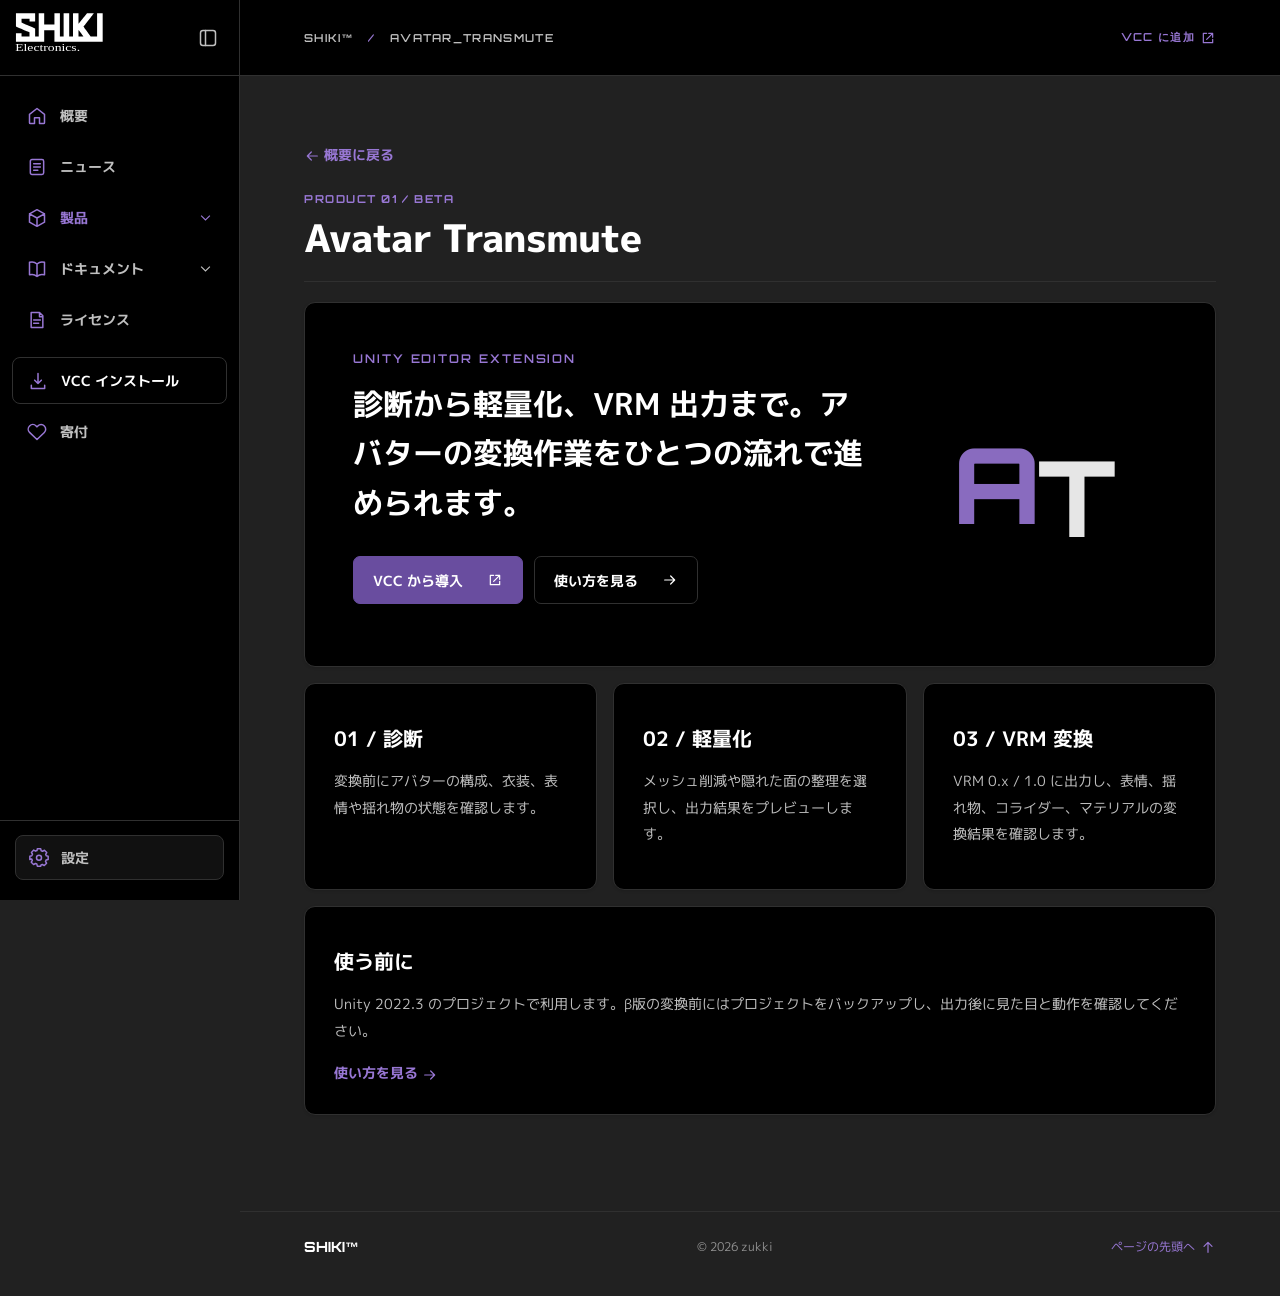
<file: tools/avatar-transmute.html>
<!doctype html>
<html lang="ja" data-theme="dark">
<head>
  <meta charset="utf-8"><meta name="viewport" content="width=device-width, initial-scale=1">
  <meta name="theme-color" content="#212121">
  <meta name="description" content="SHIKI Avatar Tools。Unity 向けアバター制作ツールの概要、ニュース、ドキュメント、ライセンス、VCC インストール。">
  <title>Avatar Transmute — SHIKI™</title>
  <link rel="icon" href="../assets/svg/favicon.svg" type="image/svg+xml">
  <link rel="preconnect" href="https://fonts.googleapis.com"><link rel="preconnect" href="https://fonts.gstatic.com" crossorigin>
  <link href="https://fonts.googleapis.com/css2?family=M+PLUS+1p:wght@400;500;600;700;800&family=Noto+Sans+KR:wght@400;600;700&family=Noto+Sans+SC:wght@400;600;700&family=Noto+Sans+TC:wght@400;600;700&family=Orbitron:wght@500;600;700;800&display=swap" rel="stylesheet">
  <link rel="stylesheet" href="../assets/css/style.css"><script src="../assets/js/translations.js" defer></script><script src="../assets/js/script.js" defer></script>
</head>
<body data-page="avatar_transmute">
  <a class="skip-link" href="#main"><span data-i18n="skip" >本文へ移動</span></a>
  <div class="cursor-glow" aria-hidden="true"></div>
  <aside class="sidebar" id="site-sidebar" aria-label="Site navigation">
    <div class="sidebar-head">
      <a class="brand" href="../index.html" aria-label="SHIKI Avatar Tools"><img src="../assets/svg/shiki-logo.svg" alt="SHIKI Electronics"></a>
      <button id="sidebar-toggle" class="sidebar-toggle" type="button" aria-controls="site-sidebar" aria-expanded="true" aria-label="サイドバーを折りたたむ"><svg aria-hidden="true" viewBox="0 0 24 24"><use href="../assets/svg/icons.svg#sidebar"/></svg></button>
    </div>
    <nav class="side-nav" aria-label="Main navigation"><a href="../index.html" class="" ><span class="nav-icon"><svg aria-hidden="true" viewBox="0 0 24 24"><use href="../assets/svg/icons.svg#home"/></svg></span><span data-i18n="nav_overview" >概要</span></a><a href="../news.html" class="" ><span class="nav-icon"><svg aria-hidden="true" viewBox="0 0 24 24"><use href="../assets/svg/icons.svg#news"/></svg></span><span data-i18n="nav_news" >ニュース</span></a><div class="nav-group" data-nav-group="products"><button type="button" class="nav-disclosure" aria-controls="nav-products-items" aria-expanded="false" aria-label="製品"><span class="nav-icon"><svg aria-hidden="true" viewBox="0 0 24 24"><use href="../assets/svg/icons.svg#cube"/></svg></span><span data-i18n="nav_products" >製品</span><svg class="nav-chevron" aria-hidden="true" viewBox="0 0 24 24"><use href="../assets/svg/icons.svg#down"/></svg></button><div class="nav-branch" id="nav-products-items" hidden><a href="../tools/avatar-transmute.html" class="active nav-child" aria-current="page"><span class="nav-icon"><svg aria-hidden="true" viewBox="0 0 24 24"><use href="../assets/svg/icons.svg#right"/></svg></span><span data-i18n="nav_avatar_transmute" >Avatar Transmute</span></a></div></div><div class="nav-group" data-nav-group="docs"><button type="button" class="nav-disclosure" aria-controls="nav-docs-items" aria-expanded="false" aria-label="ドキュメント"><span class="nav-icon"><svg aria-hidden="true" viewBox="0 0 24 24"><use href="../assets/svg/icons.svg#book"/></svg></span><span data-i18n="nav_docs" >ドキュメント</span><svg class="nav-chevron" aria-hidden="true" viewBox="0 0 24 24"><use href="../assets/svg/icons.svg#down"/></svg></button><div class="nav-branch" id="nav-docs-items" hidden><a href="../docs.html" class="nav-child " ><span class="nav-icon"><svg aria-hidden="true" viewBox="0 0 24 24"><use href="../assets/svg/icons.svg#book"/></svg></span><span data-i18n="nav_docs_all" >一覧を見る</span></a><a href="../docs/install.html" class="nav-child" ><span class="nav-icon"><svg aria-hidden="true" viewBox="0 0 24 24"><use href="../assets/svg/icons.svg#download"/></svg></span><span data-i18n="nav_docs_install" >共通 / インストール</span></a><a href="../docs/avatar-transmute.html" class="nav-child" ><span class="nav-icon"><svg aria-hidden="true" viewBox="0 0 24 24"><use href="../assets/svg/icons.svg#book"/></svg></span><span data-i18n="nav_docs_at" >Avatar Transmute</span></a></div></div><a href="../license.html" class="" ><span class="nav-icon"><svg aria-hidden="true" viewBox="0 0 24 24"><use href="../assets/svg/icons.svg#license"/></svg></span><span data-i18n="nav_license" >ライセンス</span></a><a href="https://shikielectronics.github.io/vpm-repository/" class="install-nav" ><span class="nav-icon"><svg aria-hidden="true" viewBox="0 0 24 24"><use href="../assets/svg/icons.svg#download"/></svg></span><span data-i18n="nav_install" >VCC インストール</span></a><a href="../donate.html" class="" ><span class="nav-icon"><svg aria-hidden="true" viewBox="0 0 24 24"><use href="../assets/svg/icons.svg#heart"/></svg></span><span data-i18n="nav_donate" >寄付</span></a></nav>
    <div class="sidebar-bottom">
      <div class="settings-panel" id="settings-panel" hidden role="group" aria-label="Settings">
        <div class="settings-heading"><svg aria-hidden="true" viewBox="0 0 24 24"><use href="../assets/svg/icons.svg#settings"/></svg><strong data-i18n="settings" >設定</strong></div>
        <div class="lang-select-wrap"><label for="language-select"><span data-i18n="language" >言語</span></label><select id="language-select" aria-label="Language"><option value="ja">JP</option><option value="ko">KR</option><option value="zh-CN">CN</option><option value="zh-TW">CN-TW</option><option value="en">EN</option></select></div>
        <div class="theme-row"><span><span data-i18n="appearance" >表示</span></span><button class="scene-toggle" id="theme-toggle" type="button" aria-label="ライトテーマに切り替える" aria-pressed="true"><span class="toggle-sky toggle-sky-day"></span><span class="toggle-sky toggle-sky-night"></span><span class="toggle-cloud"></span><span class="toggle-stars"></span><span class="toggle-orb"><svg class="orb-sun" aria-hidden="true" viewBox="0 0 24 24"><use href="../assets/svg/icons.svg#sun"/></svg><svg class="orb-moon" aria-hidden="true" viewBox="0 0 24 24"><use href="../assets/svg/icons.svg#moon"/></svg></span></button></div>
      </div>
      <button type="button" class="settings-button" id="settings-button" aria-controls="settings-panel" aria-expanded="false" aria-label="設定を開く"><svg aria-hidden="true" viewBox="0 0 24 24"><use href="../assets/svg/icons.svg#settings"/></svg><span data-i18n="settings" >設定</span></button>
    </div>
  </aside>
  <div class="page-shell">
    <header class="topbar"><span class="topbar-path">SHIKI™ <span>/</span> AVATAR_TRANSMUTE</span><div class="topbar-tools"><a class="topbar-action" href="https://shikielectronics.github.io/vpm-repository/"><span data-i18n="top_install" >VCC に追加</span> <svg aria-hidden="true" viewBox="0 0 24 24"><use href="../assets/svg/icons.svg#external"/></svg></a></div></header>
    <main id="main">
<section class="page-section tool-detail"><div class="section-head"><div><a class="inline-link" href="../index.html"><svg aria-hidden="true" viewBox="0 0 24 24"><use href="../assets/svg/icons.svg#right"/></svg> <span data-i18n="back_overview" >概要に戻る</span></a><div class="section-index">PRODUCT 01 / BETA</div><h1 id="page-title">Avatar Transmute</h1></div></div>
  <div class="detail-hero card" data-reveal><div><p class="kicker">UNITY EDITOR EXTENSION</p><p data-i18n="detail_lead" class="detail-lead">診断から軽量化、VRM 出力まで。アバターの変換作業をひとつの流れで進められます。</p><div class="intro-actions"><a class="btn btn-primary" href="https://shikielectronics.github.io/vpm-repository/"><span data-i18n="button_install" >VCC から導入</span> <svg aria-hidden="true" viewBox="0 0 24 24"><use href="../assets/svg/icons.svg#external"/></svg></a><a class="btn btn-secondary" href="../docs/avatar-transmute.html"><span data-i18n="button_docs" >使い方を見る</span> <svg aria-hidden="true" viewBox="0 0 24 24"><use href="../assets/svg/icons.svg#right"/></svg></a></div></div><div class="product-glyph" aria-hidden="true"><span>A</span><span>T</span></div></div>
  <div class="detail-grid"><article class="card detail-card" data-reveal><h2 data-i18n="detail_diagnose" >01 / 診断</h2><p data-i18n="detail_diagnose_body" >変換前にアバターの構成、衣装、表情や揺れ物の状態を確認します。</p></article><article class="card detail-card" data-reveal><h2 data-i18n="detail_optimize" >02 / 軽量化</h2><p data-i18n="detail_optimize_body" >メッシュ削減や隠れた面の整理を選択し、出力結果をプレビューします。</p></article><article class="card detail-card" data-reveal><h2 data-i18n="detail_convert" >03 / VRM 変換</h2><p data-i18n="detail_convert_body" >VRM 0.x / 1.0 に出力し、表情、揺れ物、コライダー、マテリアルの変換結果を確認します。</p></article></div>
  <article class="card detail-card detail-note" data-reveal><h2 data-i18n="detail_before" >使う前に</h2><p data-i18n="detail_before_body" >Unity 2022.3 のプロジェクトで利用します。β版の変換前にはプロジェクトをバックアップし、出力後に見た目と動作を確認してください。</p><a class="inline-link" href="../docs/avatar-transmute.html"><span data-i18n="button_docs" >使い方を見る</span> <svg aria-hidden="true" viewBox="0 0 24 24"><use href="../assets/svg/icons.svg#right"/></svg></a></article>
</section></main>
    <footer class="footer"><span class="footer-brand">SHIKI™</span><span>© 2026 zukki</span><a href="#main"><span data-i18n="back_top" >ページの先頭へ</span> <svg aria-hidden="true" viewBox="0 0 24 24"><use href="../assets/svg/icons.svg#up"/></svg></a></footer>
  </div>
</body></html>
</file>
<file: assets/css/style.css>
:root {
  color-scheme:dark;
  --bg:#212121;
  --surface:#000;
  --surface-alt:#111;
  --border:#303030;
  --text:#fff;
  --sub:#c0c0c0;
  --muted:#929292;
  --accent:#9877d4;
  --accent-strong:#694d9f;
  --accent-tint:#251d33;
  --hover:#1a1a1a;
  --shadow:0 1px 3px rgba(0,0,0,.12);
  --sidebar:240px
}

:root[data-theme="light"] {
  color-scheme:light;
  --bg:#f2f2f2;
  --surface:#fff;
  --surface-alt:#fafafa;
  --border:#e0e0e0;
  --text:#1a1a1a;
  --sub:#555;
  --muted:#777;
  --accent:#694d9f;
  --accent-strong:#694d9f;
  --accent-tint:#eee7fb;
  --hover:#f5f5f5;
  --shadow:0 1px 3px rgba(0,0,0,.08)
}

* {
  box-sizing:border-box
}

html {
  scroll-behavior:smooth;
  scroll-padding-top:88px
}

body {
  margin:0;
  background:var(--bg);
  color:var(--text);
  font-family:'M PLUS 1p',system-ui,sans-serif;
  font-size:16px;
  line-height:1.8
}

button,a {
  font:inherit
}

button {
  cursor:pointer
}

a {
  color:inherit
}

a:focus-visible,button:focus-visible,summary:focus-visible {
  outline:3px solid var(--accent);
  outline-offset:3px
}

::selection {
  background:var(--accent);
  color:#fff
}

.skip-link {
  position:fixed;
  z-index:1000;
  top:-60px;
  left:12px;
  background:var(--accent-strong);
  color:white;
  padding:8px 14px
}

.skip-link:focus {
  top:12px
}

.sidebar {
  position:fixed;
  inset:0 auto 0 0;
  width:var(--sidebar);
  display:flex;
  flex-direction:column;
  background:var(--surface);
  border-right:1px solid var(--border);
  z-index:50
}

.brand {
  display:flex;
  align-items:center;
  gap:12px;
  min-height:96px;
  padding:0 22px;
  text-decoration:none;
  border-bottom:1px solid var(--border)
}

.brand-mark {
  width:39px;
  height:39px;
  display:grid;
  place-items:center;
  border-radius:10px;
  background:var(--accent-strong);
  font:800 22px/1 Orbitron,sans-serif;
  color:#fff;
  box-shadow:0 0 24px rgba(105,77,159,.26)
}

.brand-name {
  display:flex;
  flex-direction:column;
  line-height:1.2
}

.brand-name strong {
  font:800 17px Orbitron,sans-serif;
  letter-spacing:.06em
}

.brand-name small {
  margin-top:4px;
  font:600 9px Orbitron,sans-serif;
  letter-spacing:.1em;
  color:var(--muted)
}

.side-nav {
  display:flex;
  flex-direction:column;
  gap:4px;
  padding:26px 12px;
  flex:1
}

.side-nav a {
  display:flex;
  align-items:center;
  gap:13px;
  min-height:47px;
  padding:0 14px;
  border-radius:8px;
  text-decoration:none;
  font-size:14px;
  font-weight:600;
  color:var(--sub);
  transition:background .2s,color .2s
}

.side-nav a:hover {
  background:var(--hover);
  color:var(--text)
}

.side-nav a.active {
  background:var(--accent-strong);
  color:#fff
}

.side-nav a.install-nav {
  margin-top:22px;
  border:1px solid var(--border);
  color:var(--text)
}

.side-nav a.install-nav.active {
  border-color:var(--accent-strong);
  color:#fff
}

.nav-icon {
  display:grid;
  place-items:center;
  width:22px;
  font:700 20px/1 Orbitron,sans-serif;
  color:var(--accent)
}

.active .nav-icon {
  color:white
}

.sidebar-bottom {
  padding:16px 12px 24px;
  border-top:1px solid var(--border)
}

.theme-toggle {
  width:100%;
  display:flex;
  align-items:center;
  gap:12px;
  padding:10px 14px;
  border:1px solid var(--border);
  border-radius:8px;
  background:var(--surface-alt);
  color:var(--sub);
  font-size:13px;
  text-align:left
}

.theme-toggle:hover {
  border-color:var(--accent);
  color:var(--text)
}

.theme-toggle span:first-child {
  font-size:21px;
  line-height:1
}

.side-credit {
  display:block;
  margin:15px 15px 0;
  font:500 11px Orbitron,sans-serif;
  color:var(--muted)
}

.page-shell {
  margin-left:var(--sidebar);
  min-width:0
}

.topbar {
  height:70px;
  display:flex;
  align-items:center;
  justify-content:space-between;
  gap:16px;
  padding:0 clamp(24px,5vw,72px);
  border-bottom:1px solid var(--border);
  background:var(--surface);
  font:600 11px Orbitron,sans-serif;
  letter-spacing:.12em
}

.topbar-path {
  color:var(--sub)
}

.topbar-path span {
  padding:0 10px;
  color:var(--accent)
}

.topbar-action {
  text-decoration:none;
  color:var(--accent);
  white-space:nowrap
}

.topbar-action:hover {
  text-decoration:underline
}

main {
  max-width:1560px;
  margin:auto;
  padding:0 clamp(24px,5vw,72px) 96px
}

.intro {
  padding-top:62px
}

.eyebrow {
  display:flex;
  align-items:center;
  gap:12px;
  color:var(--muted);
  font:600 11px Orbitron,sans-serif;
  letter-spacing:.1em
}

.eyebrow-line {
  width:24px;
  height:2px;
  background:var(--accent)
}

.edition {
  margin-left:auto
}

.intro-grid {
  display:grid;
  grid-template-columns:minmax(0,1.2fr) minmax(340px,.8fr);
  align-items:stretch;
  gap:30px;
  margin-top:35px
}

.kicker {
  margin:0 0 14px;
  color:var(--accent);
  font:600 12px Orbitron,sans-serif;
  letter-spacing:.16em
}

h1,h2,h3,p {
  margin-top:0
}

h1 {
  font-size:clamp(2.3rem,4.5vw,4.5rem);
  line-height:1.32;
  letter-spacing:-.06em;
  margin-bottom:22px;
  font-weight:800
}

h1 em {
  font-style:normal;
  color:var(--accent)
}

.lead {
  max-width:660px;
  color:var(--sub);
  line-height:2;
  letter-spacing:.01em;
  margin-bottom:30px
}

.intro-actions {
  display:flex;
  gap:11px;
  flex-wrap:wrap;
  margin-bottom:14px
}

.btn {
  display:inline-flex;
  align-items:center;
  justify-content:space-between;
  gap:24px;
  min-height:48px;
  padding:10px 19px;
  border-radius:7px;
  font-size:14px;
  font-weight:700;
  text-decoration:none;
  transition:transform .2s,background .2s,border-color .2s
}

.btn:hover {
  transform:translateY(-2px)
}

.btn-primary {
  background:var(--accent-strong);
  border:1px solid var(--accent-strong);
  color:#fff
}

.btn-primary:hover {
  background:#8061b5;
  border-color:#8061b5
}

.btn-secondary {
  border:1px solid var(--border);
  background:var(--surface);
  color:var(--text)
}

.btn-secondary:hover {
  border-color:var(--accent)
}

.card {
  border:1px solid var(--border);
  border-radius:11px;
  background:var(--surface);
  box-shadow:var(--shadow)
}

.product-panel {
  display:flex;
  flex-direction:column;
  min-height:370px;
  overflow:hidden;
  padding:23px 27px;
  position:relative
}

.product-panel:before {
  content:"";
  position:absolute;
  width:270px;
  height:270px;
  border:1px solid var(--border);
  border-radius:50%;
  right:-60px;
  top:44px;
  pointer-events:none
}

.product-panel:after {
  content:"";
  position:absolute;
  width:190px;
  height:190px;
  border:1px solid var(--border);
  border-radius:50%;
  right:-20px;
  top:84px;
  pointer-events:none
}

.panel-top,.panel-footer {
  display:flex;
  justify-content:space-between;
  align-items:center;
  gap:15px;
  font:600 11px Orbitron,sans-serif;
  letter-spacing:.08em;
  color:var(--muted)
}

.beta-pill {
  padding:3px 10px;
  border-radius:999px;
  background:var(--accent-tint);
  color:var(--accent)
}

.product-glyph {
  display:flex;
  align-items:center;
  gap:0;
  flex:1;
  color:var(--accent);
  font:800 clamp(70px,8vw,135px)/1 Orbitron,sans-serif;
  letter-spacing:-.16em;
  opacity:.9
}

.product-glyph span:last-child {
  color:var(--text);
  margin-left:12px;
  transform:translateY(17px)
}

.product-panel h2 {
  font:700 clamp(20px,2vw,26px) Orbitron,sans-serif;
  letter-spacing:-.03em;
  margin:0 0 8px
}

.product-panel p {
  color:var(--sub);
  font-size:14px;
  margin:0 0 19px
}

.panel-footer {
  border-top:1px solid var(--border);
  padding-top:15px;
  font-size:10px
}

.capability-grid {
  display:grid;
  grid-template-columns:repeat(3,1fr);
  gap:15px;
  margin-top:25px
}

.mini-card {
  padding:18px 21px;
  border-left:2px solid var(--accent);
  background:var(--surface);
  border-radius:0 9px 9px 0
}

.feature-num {
  color:var(--accent);
  font:700 12px Orbitron,sans-serif
}

.mini-card h3 {
  margin:8px 0 4px;
  font-size:17px
}

.mini-card p {
  margin:0;
  color:var(--sub);
  font-size:14px
}

.section {
  padding-top:100px;
  scroll-margin-top:10px
}

.section-head {
  display:flex;
  align-items:end;
  justify-content:space-between;
  gap:20px;
  border-bottom:1px solid var(--border);
  padding-bottom:19px;
  margin-bottom:22px
}

.section-index {
  color:var(--accent);
  font:700 11px Orbitron,sans-serif;
  letter-spacing:.14em
}

.section-head h2 {
  font-size:clamp(25px,2.6vw,36px);
  line-height:1.35;
  margin:8px 0 0;
  letter-spacing:-.03em
}

.section-head>p {
  color:var(--muted);
  font-size:14px;
  margin:0 0 4px;
  text-align:right
}

.news-item {
  display:grid;
  grid-template-columns:140px 1fr 24px;
  gap:24px;
  align-items:start;
  padding:25px 28px
}

.news-date {
  font:600 13px Orbitron,sans-serif;
  color:var(--muted);
  padding-top:5px
}

.news-type,.doc-label {
  font:700 11px Orbitron,sans-serif;
  letter-spacing:.1em;
  color:var(--accent)
}

.news-item h3 {
  font-size:17px;
  margin:6px 0
}

.news-item p {
  color:var(--sub);
  font-size:14px;
  margin:0
}

.news-arrow {
  font-size:22px;
  color:var(--accent)
}

.news-more {
  display:flex;
  justify-content:space-between;
  gap:15px;
  padding:16px 5px;
  color:var(--muted);
  font-size:13px
}

.news-more a {
  white-space:nowrap;
  color:var(--accent);
  text-decoration:none;
  font-weight:700
}

.news-more a:hover {
  text-decoration:underline
}

.docs-layout {
  display:grid;
  grid-template-columns:minmax(0,1.35fr) minmax(290px,.65fr);
  gap:16px
}

.docs-main,.docs-side {
  display:flex;
  flex-direction:column;
  gap:16px
}

.doc-card,.detail-card {
  padding:27px 29px
}

.doc-card h3,.detail-card h3,.install-grid h3,.license-grid h3 {
  font-size:20px;
  margin:9px 0 12px
}

.doc-card p,.detail-card p,.install-grid p,.license-grid p {
  color:var(--sub);
  font-size:14px;
  line-height:1.9
}

.inline-link {
  color:var(--accent);
  font-size:14px;
  font-weight:700;
  text-decoration:none
}

.inline-link:hover {
  text-decoration:underline
}

.steps {
  list-style:none;
  margin:12px 0 0;
  padding:0
}

.steps li {
  display:flex;
  gap:18px;
  border-top:1px solid var(--border);
  padding:14px 0
}

.steps li:last-child {
  padding-bottom:0
}

.steps li>span {
  font:700 13px Orbitron,sans-serif;
  color:var(--accent);
  padding-top:3px
}

.steps strong {
  font-size:15px
}

.steps p {
  margin:3px 0 0
}

.check-list {
  list-style:none;
  padding:0;
  margin:14px 0 0
}

.check-list li {
  padding:10px 0 10px 24px;
  position:relative;
  font-size:14px;
  border-top:1px solid var(--border)
}

.check-list li:before {
  content:"◆";
  position:absolute;
  left:0;
  color:var(--accent);
  font-size:10px;
  top:14px
}

.caution {
  border-color:color-mix(in srgb,var(--accent) 40%,var(--border))
}

.caution p {
  margin-bottom:0
}

.license-grid {
  display:grid;
  grid-template-columns:minmax(270px,.7fr) minmax(0,1.3fr);
  gap:16px
}

.license-summary,.license-detail {
  padding:26px 29px
}

.license-stamp {
  display:inline-block;
  color:var(--accent);
  font:800 42px Orbitron,sans-serif;
  letter-spacing:-.06em
}

.license-summary h3 {
  margin-top:1px
}

.license-summary .muted {
  font:500 11px Orbitron,sans-serif;
  color:var(--muted);
  margin-top:30px
}

.license-detail details {
  margin-top:20px;
  border-top:1px solid var(--border);
  padding-top:15px
}

.license-detail summary {
  display:flex;
  justify-content:space-between;
  align-items:center;
  cursor:pointer;
  color:var(--accent);
  font-weight:700;
  font-size:14px
}

.license-text {
  margin-top:18px;
  padding:18px;
  background:var(--surface-alt);
  border:1px solid var(--border);
  border-radius:6px;
  max-height:320px;
  overflow:auto
}

.license-text p {
  font-family:system-ui,sans-serif;
  font-size:13px;
  line-height:1.65;
  color:var(--sub);
  white-space:normal;
  margin-bottom:14px
}

.license-text p:last-child {
  margin-bottom:0
}

.install-grid {
  display:grid;
  grid-template-columns:1fr 1fr;
  gap:16px
}

.install-primary,.install-manual {
  padding:28px 30px
}

.install-primary {
  background:linear-gradient(135deg,var(--surface) 55%,var(--accent-tint))
}

.install-button {
  margin:8px 0 18px
}

.install-primary .small-note {
  font-size:13px;
  margin:0
}

.copy-row {
  display:flex;
  align-items:center;
  gap:10px;
  border:1px solid var(--border);
  background:var(--surface-alt);
  border-radius:7px;
  padding:7px
}

.copy-row code {
  min-width:0;
  overflow-wrap:anywhere;
  flex:1;
  padding:0 7px;
  font-size:12px;
  line-height:1.5;
  color:var(--text)
}

.copy-row button {
  flex:none;
  border:0;
  border-radius:5px;
  background:var(--accent-strong);
  color:#fff;
  padding:8px 12px;
  font-size:13px;
  font-weight:700
}

.copy-row button:hover {
  background:#8061b5
}

.copy-feedback {
  min-height:20px;
  margin:3px 0!important;
  color:var(--accent)!important;
  font-size:12px!important
}

.beta-note {
  border-top:1px solid var(--border);
  margin-top:12px;
  padding-top:15px;
  display:flex;
  gap:12px
}

.beta-note span {
  font:700 11px Orbitron,sans-serif;
  color:var(--accent)
}

.beta-note p {
  margin:0;
  font-size:13px
}

.footer {
  max-width:1560px;
  margin:auto;
  padding:24px clamp(24px,5vw,72px) 38px;
  border-top:1px solid var(--border);
  display:flex;
  justify-content:space-between;
  gap:15px;
  align-items:center;
  color:var(--muted);
  font-size:12px
}

.footer-brand {
  font:800 14px Orbitron,sans-serif;
  color:var(--text)
}

.footer-brand i {
  font-style:normal;
  font-size:10px;
  color:var(--accent)
}

.footer a {
  text-decoration:none;
  color:var(--accent)
}

@media(max-width:1100px) {
  :root {
    --sidebar:74px
  }
  .brand {
    padding:0;
    justify-content:center
  }
  .brand-name,.side-nav a span:last-child,.theme-label,.side-credit {
    display:none
  }
  .side-nav {
    align-items:center;
    padding:26px 8px
  }
  .side-nav a,.side-nav a.install-nav {
    width:48px;
    justify-content:center;
    padding:0;
    margin-top:0
  }
  .sidebar-bottom {
    padding:14px 8px
  }
  .theme-toggle {
    justify-content:center;
    padding:8px
  }
  .intro-grid {
    grid-template-columns:1fr minmax(280px,.78fr)
  }
}

@media(max-width:760px) {
  :root {
    --sidebar:0px
  }
  body {
    padding-bottom:65px
  }
  .sidebar {
    inset:auto 0 0;
    width:100%;
    height:65px;
    flex-direction:row;
    border-right:0;
    border-top:1px solid var(--border);
    box-shadow:0 -5px 24px rgba(0,0,0,.12)
  }
  .brand {
    display:none
  }
  .side-nav {
    padding:5px;
    flex:1;
    flex-direction:row;
    justify-content:space-around;
    gap:1px
  }
  .side-nav a,.side-nav a.install-nav {
    width:auto;
    min-width:0;
    flex:1;
    height:54px;
    min-height:0;
    flex-direction:column;
    gap:0;
    padding:5px 2px;
    font-size:10px;
    line-height:1.3;
    border:0;
    margin:0;
    text-align:center
  }
  .side-nav a span:last-child {
    display:block;
    white-space:nowrap;
    font-size:clamp(8px,2.1vw,11px)
  }
  .nav-icon {
    height:24px;
    font-size:18px
  }
  .sidebar-bottom {
    padding:6px 5px 6px 0;
    border-top:0;
    display:flex;
    align-items:center
  }
  .theme-toggle {
    width:38px;
    height:48px;
    border:0;
    background:transparent
  }
  .theme-toggle span:first-child {
    font-size:19px
  }
  .topbar {
    height:58px
  }
  .intro {
    padding-top:44px
  }
  .intro-grid,.docs-layout,.license-grid,.install-grid {
    grid-template-columns:1fr
  }
  .product-panel {
    min-height:310px
  }
  .product-glyph {
    font-size:100px
  }
  .capability-grid {
    grid-template-columns:1fr
  }
  .section {
    padding-top:76px
  }
  .section-head {
    align-items:start;
    flex-direction:column;
    gap:3px
  }
  .section-head>p {
    text-align:left
  }
  .footer {
    flex-wrap:wrap
  }
  .news-item {
    grid-template-columns:1fr 20px;
    gap:9px
  }
  .news-date {
    grid-column:1/-1
  }
  .news-more {
    flex-direction:column
  }
}

@media(max-width:420px) {
  main {
    padding-left:18px;
    padding-right:18px
  }
  .topbar {
    padding:0 18px
  }
  .topbar-path {
    font-size:9px
  }
  .topbar-action {
    font-size:10px
  }
  h1 {
    font-size:2.15rem
  }
  .product-panel {
    padding:21px
  }
  .news-item,.doc-card,.detail-card,.license-summary,.license-detail,.install-primary,.install-manual {
    padding:21px
  }
  .footer {
    padding-left:18px;
    padding-right:18px
  }
  .side-nav a span:last-child {
    font-size:8px
  }
}

@media(prefers-reduced-motion:reduce) {
  html {
    scroll-behavior:auto
  }
  *,*::before,*::after {
    transition:none!important;
    animation:none!important
  }
}

/* Shared five-page navigation and preferences */
body {
  isolation:isolate
}

.cursor-glow {
  position:fixed;
  left:0;
  top:0;
  width:min(46vw,520px);
  height:min(46vw,520px);
  border-radius:50%;
  background:radial-gradient(circle,rgba(130,76,205,.15) 0%,rgba(116,70,190,.07) 35%,transparent 70%);
  pointer-events:none;
  z-index:80;
  opacity:0;
  transition:opacity .4s;
  mix-blend-mode:screen
}

.cursor-glow.visible {
  opacity:1
}

:root[data-theme="light"] .cursor-glow {
  background:radial-gradient(circle,rgba(121,70,184,.13),transparent 70%);
  mix-blend-mode:multiply
}

.sidebar,.page-shell {
  position:relative;
  z-index:1
}

.sidebar {
  position:fixed
}

.logo-frame {
  width:52px;
  height:46px;
  flex:none;
  overflow:hidden;
  display:grid;
  place-items:center
}

.logo-frame img {
  width:75px;
  max-width:none;
  display:block;
  filter:invert(1)
}

:root[data-theme="light"] .logo-frame img {
  filter:none
}

.brand {
  gap:6px;
  padding:0 14px
}

.brand-name strong {
  font-size:14px;
  letter-spacing:.03em
}

.brand-name small {
  font-size:7px;
  white-space:nowrap
}

.nav-icon svg {
  width:20px;
  height:20px;
  fill:none;
  stroke:currentColor;
  stroke-width:1.8;
  stroke-linecap:round;
  stroke-linejoin:round
}

.side-nav a.active .nav-icon svg {
  stroke:#fff
}

.side-nav a {
  gap:12px
}

.sidebar-bottom {
  padding:15px 15px 19px
}

.prefs-title {
  font:600 10px Orbitron,sans-serif;
  color:var(--muted);
  letter-spacing:.08em;
  margin:0 0 9px
}

.lang-select-wrap,.theme-row {
  display:flex;
  align-items:center;
  justify-content:space-between;
  gap:8px;
  color:var(--sub);
  font-size:13px;
  margin:10px 0
}

.lang-select-wrap select,.topbar-tools select {
  appearance:none;
  min-width:82px;
  padding:5px 21px 5px 10px;
  border:1px solid var(--border);
  border-radius:6px;
  background:var(--surface-alt);
  color:var(--text);
  font:700 12px Orbitron,sans-serif;
  cursor:pointer;
  background-image:url("data:image/svg+xml,%3Csvg xmlns='http://www.w3.org/2000/svg' width='12' height='12' viewBox='0 0 24 24' fill='none' stroke='%239877d4' stroke-width='2'%3E%3Cpath d='m5 9 7 7 7-7'/%3E%3C/svg%3E");
  background-position:right 5px center;
  background-repeat:no-repeat
}

.scene-toggle {
  width:100px;
  height:44px;
  padding:0;
  border:0;
  background:transparent;
  border-radius:30px;
  overflow:hidden;
  display:block;
  flex:none;
  box-shadow:0 2px 8px rgba(0,0,0,.25)
}

.scene-toggle img {
  width:100%;
  height:100%;
  display:block
}

.scene-toggle .scene-day {
  display:none
}

:root[data-theme="light"] .scene-toggle .scene-day {
  display:block
}

:root[data-theme="light"] .scene-toggle .scene-night {
  display:none
}

.scene-toggle:hover {
  filter:brightness(1.08)
}

.side-credit {
  font-size:10px;
  margin:13px 0 0
}

.topbar-tools {
  display:flex;
  align-items:center;
  gap:20px
}

.topbar-tools label,.topbar-tools select {
  display:none
}

.topbar-action {
  display:inline-flex;
  align-items:center;
  gap:5px
}

.topbar-action svg,.btn svg,.inline-link svg,.footer svg,.news-more svg,.license-detail summary svg {
  width:16px;
  height:16px;
  fill:none;
  stroke:currentColor;
  stroke-width:1.8;
  stroke-linecap:round;
  stroke-linejoin:round;
  vertical-align:middle
}

.btn svg {
  flex:none
}

.footer a,.news-more a {
  display:inline-flex;
  align-items:center;
  gap:5px
}

.product-glyph {
  justify-content:center;
  overflow:hidden
}

.product-glyph img {
  display:block;
  width:min(100%,260px);
  height:auto;
  filter:invert(1)
}

:root[data-theme="light"] .product-glyph img {
  filter:none
}

.product-panel {
  min-height:360px
}

.page-section {
  padding-top:64px;
  min-height:calc(100vh - 200px)
}

.page-section .section-head {
  margin-bottom:26px
}

.page-section h1 {
  font-size:clamp(2rem,3vw,2.8rem);
  line-height:1.25;
  margin:8px 0 0;
  letter-spacing:-.03em
}

.page-section .section-head>p {
  max-width:360px
}

.news-item h2 {
  font-size:18px;
  margin:7px 0
}

.news-item time {
  font:600 13px Orbitron,sans-serif;
  color:var(--muted);
  padding-top:5px
}

.doc-card h2,.detail-card h2,.license-grid h2,.install-grid h2 {
  font-size:20px;
  margin:9px 0 12px
}

.license-detail summary svg {
  transition:transform .2s
}

.license-detail details[open] summary svg {
  transform:rotate(180deg)
}

.copy-row button:focus-visible {
  outline:3px solid var(--accent);
  outline-offset:2px
}

html[lang="ko"] body {
  font-family:'Noto Sans KR','M PLUS 1p',sans-serif
}

html[lang="zh-CN"] body {
  font-family:'Noto Sans SC','M PLUS 1p',sans-serif
}

html[lang="zh-TW"] body {
  font-family:'Noto Sans TC','M PLUS 1p',sans-serif
}

html[lang="en"] body {
  font-family:system-ui,sans-serif
}

html[lang="en"] h1 {
  letter-spacing:-.045em
}

@media(max-width:1100px) {
  .brand {
    padding:0
  }
  .logo-frame {
    width:58px
  }
  .brand-name,.prefs-title,.lang-select-wrap,.theme-row>span,.side-credit {
    display:none
  }
  .sidebar-bottom {
    padding:10px 4px 16px
  }
  .theme-row {
    margin:0
  }
  .scene-toggle {
    width:62px;
    height:30px
  }
  .nav-icon svg {
    width:21px;
    height:21px
  }
  .topbar-tools label,.topbar-tools select {
    display:block
  }
}

@media(max-width:760px) {
  .sidebar {
    z-index:100
  }
  .side-nav a span:last-child {
    display:block
  }
  .sidebar-bottom {
    padding:8px 5px 8px 0
  }
  .scene-toggle {
    width:48px;
    height:28px
  }
  .topbar-tools {
    gap:7px
  }
  .topbar-tools label {
    display:none
  }
  .topbar-tools select {
    min-width:70px
  }
  .topbar-action {
    font-size:10px
  }
  .page-section {
    padding-top:40px;
    min-height:calc(100vh - 210px)
  }
  .cursor-glow {
    display:none
  }
}

@media(max-width:420px) {
  .topbar-path {
    max-width:160px;
    overflow:hidden;
    text-overflow:ellipsis;
    white-space:nowrap
  }
  .topbar-action svg {
    display:none
  }
  .scene-toggle {
    width:36px;
    height:24px
  }
  .side-nav a span:last-child {
    font-size:8px
  }
}

/* Sidebar brand, settings, and animated theme control */
:root[data-theme="light"] .cursor-glow {
  display:none
}

.brand {
  min-height:106px;
  justify-content:center;
  padding:10px 15px
}

.brand>img {
  display:block;
  width:100%;
  max-width:174px;
  max-height:84px;
  object-fit:contain;
  filter:invert(1)
}

:root[data-theme="light"] .brand>img {
  filter:none
}

.sidebar-bottom {
  position:relative;
  padding:14px 15px 20px
}

.settings-button {
  width:100%;
  min-height:44px;
  display:flex;
  align-items:center;
  gap:12px;
  padding:9px 13px;
  border:1px solid var(--border);
  border-radius:8px;
  background:var(--surface-alt);
  color:var(--sub);
  font-size:14px;
  font-weight:600;
  text-align:left
}

.settings-button:hover,.settings-button[aria-expanded="true"] {
  color:var(--text);
  border-color:var(--accent);
  background:var(--accent-tint)
}

.settings-button svg,.settings-heading svg {
  width:20px;
  height:20px;
  flex:none;
  fill:none;
  stroke:currentColor;
  stroke-width:1.8;
  stroke-linecap:round;
  stroke-linejoin:round
}

.settings-button svg {
  color:var(--accent)
}

.settings-panel[hidden] {
  display:none!important
}

.settings-panel {
  position:absolute;
  left:15px;
  right:15px;
  bottom:calc(100% + 8px);
  z-index:300;
  padding:16px;
  background:var(--surface);
  border:1px solid var(--border);
  border-radius:11px;
  box-shadow:0 14px 32px rgba(0,0,0,.24)
}

.settings-heading {
  display:flex;
  align-items:center;
  gap:9px;
  padding-bottom:12px;
  margin-bottom:10px;
  border-bottom:1px solid var(--border);
  font-size:14px
}

.settings-heading svg {
  color:var(--accent)
}

.settings-panel .lang-select-wrap,.settings-panel .theme-row {
  display:flex;
  margin:13px 0;
  color:var(--sub);
  font-size:14px
}

.settings-panel .lang-select-wrap select {
  display:block;
  min-width:98px
}

.settings-panel .theme-row {
  margin-bottom:0
}

.settings-panel .theme-row>span {
  display:block
}

.scene-toggle {
  position:relative;
  width:124px;
  height:52px;
  overflow:hidden;
  border:0;
  border-radius:999px;
  isolation:isolate;
  box-shadow:0 2px 8px rgba(0,0,0,.25);
  background:var(--surface-alt);
  transition:box-shadow .35s,transform .35s
}

.scene-toggle:hover {
  transform:translateY(-1px);
  box-shadow:0 4px 14px rgba(105,77,159,.32)
}

.scene-toggle img.scene-day,.scene-toggle img.scene-night {
  position:absolute;
  inset:0;
  display:block!important;
  width:100%;
  height:100%;
  object-fit:cover;
  transition:opacity .42s cubic-bezier(.2,.8,.2,1),transform .48s cubic-bezier(.2,.8,.2,1)
}

.scene-toggle .scene-day {
  opacity:0;
  transform:translateX(-10px) scale(1.08)
}

.scene-toggle .scene-night {
  opacity:1;
  transform:translateX(0) scale(1)
}

:root[data-theme="light"] .scene-toggle .scene-day {
  opacity:1;
  transform:translateX(0) scale(1)
}

:root[data-theme="light"] .scene-toggle .scene-night {
  opacity:0;
  transform:translateX(10px) scale(1.08)
}

.scene-toggle::after {
  content:"";
  position:absolute;
  inset:-25% auto -25% -30%;
  width:30%;
  background:linear-gradient(90deg,transparent,rgba(255,255,255,.35),transparent);
  transform:skewX(-20deg);
  opacity:0;
  pointer-events:none
}

.scene-toggle.switching::after {
  animation:toggle-sheen .5s ease-out
}

@keyframes toggle-sheen {
  0% {
    left:-30%;
    opacity:0
  }
  20% {
    opacity:1
  }
  100% {
    left:120%;
    opacity:0
  }
}

.product-panel>* {
  position:relative;
  z-index:1
}

.product-panel::before,.product-panel::after {
  z-index:0
}

.product-glyph {
  justify-content:center;
  min-height:145px;
  margin:14px 0 7px;
  overflow:visible;
  font-size:clamp(78px,8.2vw,122px);
  letter-spacing:-.12em;
  line-height:1
}

.product-glyph span:first-child {
  color:var(--accent)
}

.product-glyph span:last-child {
  color:var(--text);
  margin-left:8px;
  transform:translateY(13px)
}

.product-panel h2 {
  line-height:1.35
}

.product-panel p {
  line-height:1.8
}

.product-panel {
  min-height:360px
}

@media(max-width:1100px) {
  .brand {
    display:none
  }
  .side-nav {
    padding-top:20px
  }
  .sidebar-bottom {
    padding:10px 12px 18px
  }
  .settings-button {
    width:48px;
    height:48px;
    justify-content:center;
    padding:0
  }
  .settings-button span {
    display:none
  }
  .settings-panel {
    position:fixed;
    left:calc(var(--sidebar) + 11px);
    right:auto;
    bottom:16px;
    width:258px
  }
  .settings-panel .lang-select-wrap {
    display:flex
  }
  .settings-panel .theme-row>span {
    display:block
  }
  .settings-panel .scene-toggle {
    width:124px;
    height:52px
  }
}

@media(max-width:760px) {
  .side-nav {
    padding:5px
  }
  .sidebar-bottom {
    padding:8px 6px 8px 0
  }
  .settings-button {
    width:46px;
    height:48px;
    border:0;
    background:transparent
  }
  .settings-panel {
    left:auto;
    right:10px;
    bottom:74px;
    width:min(280px,calc(100vw - 20px))
  }
  .settings-panel .scene-toggle {
    width:124px;
    height:52px
  }
}

@media(prefers-reduced-motion:reduce) {
  .scene-toggle img.scene-day,.scene-toggle img.scene-night {
    transition:none
  }
  .scene-toggle.switching::after {
    animation:none
  }
}

.topbar-left {
  display:flex;
  align-items:center;
  gap:16px;
  min-width:0
}

.sidebar-toggle {
  width:34px;
  height:34px;
  flex:none;
  display:grid;
  place-items:center;
  padding:5px;
  border:1px solid transparent;
  border-radius:7px;
  background:transparent;
  color:var(--sub)
}

.sidebar-toggle:hover {
  background:var(--hover);
  border-color:var(--border);
  color:var(--accent)
}

.sidebar-toggle svg {
  width:20px;
  height:20px;
  fill:none;
  stroke:currentColor;
  stroke-width:1.8;
  stroke-linecap:round;
  stroke-linejoin:round
}

@media(min-width:1101px) {
  :root[data-sidebar="collapsed"] {
    --sidebar:74px
  }
  :root[data-sidebar="collapsed"] .brand {
    display:none
  }
  :root[data-sidebar="collapsed"] .side-nav {
    align-items:center;
    padding:20px 8px
  }
  :root[data-sidebar="collapsed"] .side-nav a,:root[data-sidebar="collapsed"] .side-nav a.install-nav {
    width:48px;
    justify-content:center;
    padding:0;
    margin-top:0
  }
  :root[data-sidebar="collapsed"] .side-nav a span:last-child {
    display:none
  }
  :root[data-sidebar="collapsed"] .sidebar-bottom {
    padding:10px 12px 18px
  }
  :root[data-sidebar="collapsed"] .settings-button {
    width:48px;
    height:48px;
    justify-content:center;
    padding:0
  }
  :root[data-sidebar="collapsed"] .settings-button span {
    display:none
  }
  :root[data-sidebar="collapsed"] .settings-panel {
    position:fixed;
    left:85px;
    right:auto;
    bottom:16px;
    width:258px
  }
}

@media(max-width:1100px) {
  .sidebar-toggle {
    display:none
  }
}

/* Keep the sidebar and its settings layer above page cards. */
.sidebar {
  z-index:200
}

.page-shell {
  z-index:1
}

.sidebar-head {
  min-height:106px;
  display:flex;
  align-items:center;
  gap:8px;
  padding:0 12px;
  border-bottom:1px solid var(--border)
}

.sidebar-head .brand {
  min-width:0;
  min-height:0;
  flex:1;
  padding:0;
  border:0
}

.sidebar-head .brand>img {
  max-width:165px;
  max-height:80px
}

.sidebar-head .sidebar-toggle {
  display:grid;
  flex:none;
  width:38px;
  height:38px
}

.sidebar-head .sidebar-toggle:hover {
  color:var(--accent)
}

.settings-panel {
  z-index:300;
  isolation:isolate
}

.settings-panel .scene-toggle {
  width:88px;
  height:37px
}

.settings-panel .scene-toggle img {
  object-fit:fill
}

@media(min-width:1101px) {
  :root[data-sidebar="collapsed"] .sidebar-head {
    min-height:76px;
    justify-content:center;
    padding:0 8px
  }
  :root[data-sidebar="collapsed"] .sidebar-head .brand {
    display:none
  }
  :root[data-sidebar="collapsed"] .sidebar-head .sidebar-toggle {
    width:48px;
    height:48px
  }
}

@media(min-width:761px) and (max-width:1100px) {
  .sidebar-head {
    min-height:76px;
    justify-content:center;
    padding:0 8px
  }
  .sidebar-head .brand {
    display:none
  }
  .sidebar-head .sidebar-toggle {
    display:grid;
    width:48px;
    height:48px
  }
  :root[data-sidebar="expanded"] {
    --sidebar:240px
  }
  :root[data-sidebar="expanded"] .sidebar-head {
    min-height:106px;
    justify-content:space-between;
    padding:0 12px
  }
  :root[data-sidebar="expanded"] .sidebar-head .brand {
    display:flex
  }
  :root[data-sidebar="expanded"] .sidebar-head .sidebar-toggle {
    width:38px;
    height:38px
  }
  :root[data-sidebar="expanded"] .side-nav {
    align-items:stretch;
    padding:26px 12px
  }
  :root[data-sidebar="expanded"] .side-nav a,:root[data-sidebar="expanded"] .side-nav a.install-nav {
    width:auto;
    justify-content:flex-start;
    padding:0 14px
  }
  :root[data-sidebar="expanded"] .side-nav a.install-nav {
    margin-top:22px
  }
  :root[data-sidebar="expanded"] .side-nav a span:last-child {
    display:inline
  }
  :root[data-sidebar="expanded"] .sidebar-bottom {
    padding:14px 15px 20px
  }
  :root[data-sidebar="expanded"] .settings-button {
    width:100%;
    justify-content:flex-start;
    padding:9px 13px
  }
  :root[data-sidebar="expanded"] .settings-button span {
    display:inline
  }
  :root[data-sidebar="expanded"] .settings-panel {
    position:absolute;
    left:15px;
    right:15px;
    bottom:calc(100% + 8px);
    width:auto
  }
}

@media(max-width:760px) {
  .sidebar-head {
    display:none
  }
  .settings-panel .scene-toggle {
    width:88px;
    height:37px
  }
}

@media(min-width:761px) and (max-width:1100px) {
  :root[data-sidebar="expanded"] .intro-grid,:root[data-sidebar="expanded"] .docs-layout,:root[data-sidebar="expanded"] .license-grid,:root[data-sidebar="expanded"] .install-grid {
    grid-template-columns:1fr
  }
  :root[data-sidebar="expanded"] .capability-grid {
    grid-template-columns:1fr
  }
}

/* Product sections and detail view */
.sidebar-head .brand {
  justify-content:flex-start;
  text-align:left
}

.sidebar-head .brand>img {
  margin:0 auto 0 0;
  object-position:left center
}

.overview-heading {
  margin-bottom:18px
}

.product-showcase {
  position:relative;
  padding:clamp(22px,3vw,42px);
  border:1px solid var(--border);
  border-radius:16px;
  background:color-mix(in srgb,var(--surface) 42%,var(--bg));
  box-shadow:var(--shadow)
}

.product-showcase+.product-showcase {
  margin-top:26px
}

.product-showcase .intro-grid {
  margin-top:26px
}

.product-showcase .lead {
  max-width:640px
}

.product-copy {
  align-self:center
}

.product-showcase .capability-grid {
  margin-top:24px
}

.product-showcase .mini-card {
  border:1px solid var(--border);
  border-left:2px solid var(--accent)
}

.tool-detail .section-head {
  margin-bottom:20px
}

.tool-detail .section-head .inline-link svg {
  transform:rotate(180deg)
}

.tool-detail .section-index {
  display:block;
  margin-top:23px
}

.detail-hero {
  display:grid;
  grid-template-columns:minmax(0,1.3fr) minmax(200px,.7fr);
  gap:24px;
  align-items:center;
  padding:clamp(24px,4vw,48px);
  overflow:hidden
}

.detail-hero .product-glyph {
  min-height:0;
  justify-content:center;
  margin:0
}

.detail-lead {
  font-size:clamp(20px,2.5vw,30px);
  font-weight:700;
  line-height:1.65;
  max-width:700px;
  margin:12px 0 28px
}

.detail-grid {
  display:grid;
  grid-template-columns:repeat(3,minmax(0,1fr));
  gap:16px;
  margin-top:16px
}

.detail-grid .detail-card {
  min-width:0
}

.detail-note {
  margin-top:16px
}

.detail-note p {
  max-width:850px
}

.reveal-ready [data-reveal]:not(.is-visible) {
  opacity:0;
  transform:translateY(18px)
}

.reveal-ready [data-reveal] {
  transition:opacity .6s ease,transform .6s cubic-bezier(.2,.7,.2,1);
  transition-delay:var(--reveal-delay,0ms)
}

.reveal-ready [data-reveal].is-visible {
  opacity:1;
  transform:translateY(0)
}

@media(max-width:1100px) {
  .detail-grid {
    grid-template-columns:1fr 1fr
  }
}

@media(max-width:760px) {
  .product-showcase {
    padding:22px
  }
  .product-showcase .intro-grid {
    margin-top:22px
  }
  .detail-hero {
    grid-template-columns:1fr
  }
  .detail-hero .product-glyph {
    display:none
  }
  .detail-grid {
    grid-template-columns:1fr
  }
  .tool-detail .section-index {
    margin-top:15px
  }
}

@media(prefers-reduced-motion:reduce) {
  .reveal-ready [data-reveal] {
    opacity:1!important;
    transform:none!important;
    transition:none!important
  }
}

/* Sidebar groups keep their positions when the sidebar opens. */
@media(min-width:761px) {
  .sidebar-head,:root[data-sidebar="expanded"] .sidebar-head,:root[data-sidebar="collapsed"] .sidebar-head {
    height:76px;
    min-height:76px
  }
  .sidebar-head .brand>img {
    max-width:122px;
    max-height:56px
  }
  .side-nav,:root[data-sidebar="expanded"] .side-nav {
    padding-top:16px;
    overflow-y:auto;
    overflow-x:hidden;
    scrollbar-width:thin
  }
  .nav-group-title {
    display:flex;
    align-items:center;
    gap:13px;
    min-height:42px;
    margin-top:6px;
    padding:0 14px;
    color:var(--sub);
    font-size:14px;
    font-weight:600
  }
  .nav-branch {
    margin:0 0 5px 28px;
    padding-left:8px;
    border-left:1px solid var(--border)
  }
  .nav-branch a {
    min-height:38px;
    padding:0 9px;
    font-size:13px
  }
  .nav-branch .nav-icon svg {
    width:17px;
    height:17px
  }
  :root[data-sidebar="collapsed"] .nav-group-title {
    display:none
  }
  :root[data-sidebar="collapsed"] .nav-branch {
    margin:0;
    padding:0;
    border:0
  }
  :root[data-sidebar="collapsed"] .nav-branch a {
    min-height:47px
  }
  .side-nav a.install-nav {
    margin-top:10px
  }
}

@media(min-width:761px) and (max-width:1100px) {
  .nav-group-title {
    display:none
  }
  .nav-branch {
    margin:0;
    padding:0;
    border:0
  }
  .nav-branch a {
    min-height:47px
  }
  :root[data-sidebar="expanded"] .nav-group-title {
    display:flex
  }
  :root[data-sidebar="expanded"] .nav-branch {
    margin:0 0 5px 28px;
    padding-left:8px;
    border-left:1px solid var(--border)
  }
  :root[data-sidebar="expanded"] .nav-branch a {
    min-height:38px
  }
}

@media(max-width:760px) {
  .side-nav {
    min-width:0;
    overflow-x:auto;
    overflow-y:hidden;
    justify-content:flex-start;
    scrollbar-width:none
  }
  .side-nav::-webkit-scrollbar {
    display:none
  }
  .side-nav>a,.side-nav .nav-branch a {
    flex:0 0 68px;
    min-width:68px
  }
  .nav-group-title {
    display:none
  }
  .nav-branch {
    display:contents
  }
  .nav-branch a.nav-child {
    font-size:10px
  }
  .side-nav a.install-nav {
    margin-top:0
  }
}

.doc-index {
  display:grid;
  grid-template-columns:repeat(2,minmax(0,1fr));
  gap:16px
}

.doc-index-card {
  padding:28px;
  display:flex;
  flex-direction:column;
  align-items:flex-start
}

.doc-index-card h2 {
  font-size:22px;
  margin:10px 0
}

.doc-index-card p {
  color:var(--sub);
  flex:1
}

.doc-index-card .inline-link {
  margin-top:12px
}

.donate-card {
  max-width:760px;
  padding:32px
}

.donate-card h2 {
  margin:10px 0
}

.donate-card p {
  color:var(--sub)
}

@media(max-width:760px) {
  .doc-index {
    grid-template-columns:1fr
  }
  .doc-index-card,.donate-card {
    padding:22px
  }
}

/* Collapsible sidebar groups and a shared header baseline. */
.nav-branch[hidden] {
  display:none!important
}

.nav-disclosure {
  display:flex;
  align-items:center;
  gap:12px;
  width:100%;
  min-height:47px;
  padding:0 14px;
  border:0;
  border-radius:8px;
  background:transparent;
  color:var(--sub);
  font-size:14px;
  font-weight:600;
  text-align:left
}

.nav-disclosure:hover,.nav-disclosure[aria-expanded="true"] {
  background:var(--hover);
  color:var(--text)
}

.nav-disclosure .nav-icon {
  flex:none
}

.nav-disclosure .nav-icon svg {
  width:20px;
  height:20px;
  fill:none;
  stroke:currentColor;
  stroke-width:1.8;
  stroke-linecap:round;
  stroke-linejoin:round
}

.nav-chevron {
  width:15px;
  height:15px;
  flex:none;
  margin-left:auto;
  fill:none;
  stroke:currentColor;
  stroke-width:1.8;
  transition:transform .2s
}

.nav-disclosure[aria-expanded="true"] .nav-chevron {
  transform:rotate(180deg)
}

.nav-group:has(.nav-child.active)>.nav-disclosure {
  color:var(--accent)
}

@media(min-width:761px) {
  :root {
    --topbar-height:76px
  }
  .topbar,.sidebar-head,:root[data-sidebar="expanded"] .sidebar-head,:root[data-sidebar="collapsed"] .sidebar-head {
    height:var(--topbar-height);
    min-height:var(--topbar-height)
  }
  .nav-group {
    flex:none
  }
  .nav-branch {
    margin:2px 0 5px 28px;
    padding-left:8px;
    border-left:1px solid var(--border)
  }
  .nav-branch a {
    min-height:38px;
    padding:4px 9px;
    line-height:1.35
  }
  .nav-branch .nav-icon {
    flex:none
  }
  :root[data-sidebar="collapsed"] .nav-disclosure {
    width:48px;
    justify-content:center;
    padding:0
  }
  :root[data-sidebar="collapsed"] .nav-disclosure [data-i18n],:root[data-sidebar="collapsed"] .nav-disclosure .nav-chevron {
    display:none
  }
  :root[data-sidebar="collapsed"] .nav-branch {
    margin:0;
    padding:0;
    border:0
  }
  :root[data-sidebar="collapsed"] .nav-branch a {
    width:48px;
    min-height:47px;
    padding:0
  }
}

@media(min-width:761px) and (max-width:1100px) {
  .nav-disclosure {
    width:48px;
    justify-content:center;
    padding:0
  }
  .nav-disclosure [data-i18n],.nav-disclosure .nav-chevron {
    display:none
  }
  :root[data-sidebar="expanded"] .nav-disclosure {
    width:100%;
    justify-content:flex-start;
    padding:0 14px
  }
  :root[data-sidebar="expanded"] .nav-disclosure [data-i18n],:root[data-sidebar="expanded"] .nav-disclosure .nav-chevron {
    display:inline
  }
  :root[data-sidebar="expanded"] .nav-branch {
    margin:2px 0 5px 28px;
    padding-left:8px;
    border-left:1px solid var(--border)
  }
  :root[data-sidebar="expanded"] .nav-branch a {
    width:auto;
    min-height:38px;
    padding:4px 9px
  }
}

@media(max-width:760px) {
  .nav-group {
    flex:0 0 68px;
    min-width:68px
  }
  .nav-disclosure {
    height:54px;
    min-height:54px;
    flex-direction:column;
    justify-content:center;
    gap:0;
    padding:5px 2px;
    font-size:9px;
    line-height:1.3;
    text-align:center
  }
  .nav-disclosure .nav-icon {
    height:24px
  }
  .nav-disclosure .nav-chevron {
    display:none
  }
  .nav-branch:not([hidden]) {
    display:flex;
    position:fixed;
    left:10px;
    right:10px;
    bottom:74px;
    z-index:250;
    flex-direction:column;
    gap:3px;
    margin:0;
    padding:10px;
    border:1px solid var(--border);
    border-radius:10px;
    background:var(--surface);
    box-shadow:0 10px 30px rgba(0,0,0,.24)
  }
  .nav-branch a,.side-nav .nav-branch a {
    width:100%;
    min-height:42px;
    flex:0 0 auto;
    flex-direction:row;
    justify-content:flex-start;
    gap:12px;
    padding:7px 12px;
    font-size:13px;
    text-align:left
  }
  .nav-branch a span:last-child {
    font-size:13px!important
  }
  .nav-branch .nav-icon {
    width:22px;
    height:22px
  }
}

@media(prefers-reduced-motion:reduce) {
  .nav-chevron {
    transition:none
  }
}

@media(min-width:761px) {
  :root[data-sidebar="collapsed"] .nav-branch {
    display:none!important
  }
}

/* Theme switch: edit these dimensions together with the orb travel distance. */
.settings-panel .scene-toggle {
  position:relative;
  width:72px;
  height:30px;
  flex:none;
  padding:0;
  overflow:hidden;
  border:1px solid rgba(120,124,151,.55);
  border-radius:999px;
  background:#111629;
  box-shadow:0 2px 6px rgba(0,0,0,.18);
  isolation:isolate;
}

.settings-panel .scene-toggle::after {
  content:none
}

.scene-toggle .toggle-sky,.scene-toggle .toggle-cloud,
.scene-toggle .toggle-stars,.scene-toggle .toggle-orb {
  position:absolute;
  pointer-events:none
}

/* Day and night skies fade over each other; clouds and stars follow that state. */
.scene-toggle .toggle-sky {
  inset:0
}

.scene-toggle .toggle-sky-day {
  background:linear-gradient(135deg,#9bd5e7 0%,#62afd1 55%,#4c8bbd 100%);
  opacity:0
}

.scene-toggle .toggle-sky-night {
  background:linear-gradient(135deg,#080c1c 0%,#222044 75%,#332755 100%);
  opacity:1
}

.scene-toggle .toggle-cloud {
  left:17px;
  bottom:-8px;
  width:24px;
  height:16px;
  border-radius:50%;
  background:#f2fbff;
  box-shadow:14px -2px 0 1px #e8f7fb,30px 5px 0 #f2fbff;
  opacity:0;
  transform:translateX(-10px);
}

.scene-toggle .toggle-stars {
  inset:0;
  opacity:1;
  background:radial-gradient(circle at 15% 25%,#fff 0 1px,transparent 1.5px),
    radial-gradient(circle at 34% 62%,#fff 0 .8px,transparent 1.4px),
    radial-gradient(circle at 63% 18%,#d5d0ff 0 1px,transparent 1.5px),
    radial-gradient(circle at 79% 72%,#fff 0 .8px,transparent 1.4px);
}

/* The single orb rolls 42px across the 72px track; its SVG changes mid-roll. */
.scene-toggle .toggle-orb {
  z-index:2;
  left:2px;
  top:2px;
  width:24px;
  height:24px;
  border-radius:50%;
  background:rgba(255,255,255,.18);
  box-shadow:0 1px 5px rgba(0,0,0,.28);
  transform:translateX(42px) rotate(360deg);
}

.scene-toggle .toggle-orb svg {
  position:absolute;
  inset:2px;
  width:20px;
  height:20px
}

.scene-toggle .orb-sun {
  color:#ffcf40;
  opacity:0;
  transform:rotate(90deg) scale(.65)
}

.scene-toggle .orb-moon {
  color:#f4f1df;
  opacity:1;
  transform:rotate(0) scale(1)
}

/* Light-theme overrides; dark is the default state above. */
:root[data-theme="light"] .scene-toggle .toggle-sky-day {
  opacity:1
}

:root[data-theme="light"] .scene-toggle .toggle-sky-night {
  opacity:0
}

:root[data-theme="light"] .scene-toggle .toggle-cloud {
  opacity:.95;
  transform:translateX(0)
}

:root[data-theme="light"] .scene-toggle .toggle-stars {
  opacity:0
}

:root[data-theme="light"] .scene-toggle .toggle-orb {
  transform:translateX(0) rotate(0);
  background:rgba(255,255,255,.3)
}

:root[data-theme="light"] .scene-toggle .orb-sun {
  opacity:1;
  transform:rotate(0) scale(1)
}

:root[data-theme="light"] .scene-toggle .orb-moon {
  opacity:0;
  transform:rotate(-90deg) scale(.65)
}

/* JS adds theme-ready after the saved setting is applied, avoiding a load flash. */
:root.theme-ready .scene-toggle .toggle-sky,
:root.theme-ready .scene-toggle .toggle-cloud,
:root.theme-ready .scene-toggle .toggle-stars {
  transition:opacity .65s ease,transform .65s ease
}

:root.theme-ready .scene-toggle .toggle-orb {
  transition:transform .68s cubic-bezier(.22,.72,.19,1)
}

:root.theme-ready .scene-toggle .toggle-orb svg {
  transition:opacity .3s ease,transform .56s ease
}

@media(prefers-reduced-motion:reduce) {
  :root.theme-ready .scene-toggle .toggle-sky,
  :root.theme-ready .scene-toggle .toggle-cloud,
  :root.theme-ready .scene-toggle .toggle-stars,
  :root.theme-ready .scene-toggle .toggle-orb,
  :root.theme-ready .scene-toggle .toggle-orb svg {
    transition:none!important
  }
}

/* Documentation media: figures added directly to docs/*.html. */
.docs-figure {
  margin:22px 0 0
}

.docs-figure img {
  display:block;
  width:100%;
  height:auto;
  border:1px solid var(--border);
  border-radius:10px;
  background:var(--surface-alt)
}

.docs-figure figcaption {
  margin-top:9px;
  color:var(--muted);
  font-size:12px;
  line-height:1.7
}

/* Markdown guides: docs/markdown/<locale>/*.md renders into these pages. */
.markdown-header {
  margin:0 0 24px
}

.markdown-body[hidden] {
  display:none!important
}

.markdown-body {
  max-width:900px;
  padding:clamp(22px,4vw,44px);
  border:1px solid var(--border);
  border-radius:12px;
  background:var(--surface);
  color:var(--text);
  line-height:1.9;
  overflow-wrap:anywhere
}

.markdown-body h1 {
  font-size:clamp(2rem,3vw,2.8rem);
  line-height:1.25;
  margin:0 0 20px
}

.markdown-body h2 {
  font-size:clamp(1.35rem,2vw,1.7rem);
  line-height:1.4;
  margin:42px 0 16px;
  padding-bottom:12px;
  border-bottom:1px solid var(--border)
}

.markdown-body h3 {
  font-size:1.1rem;
  margin:27px 0 10px
}

.markdown-body p,.markdown-body li {
  font-size:15px;
  color:var(--sub)
}

.markdown-body p {
  margin:13px 0 20px
}

.markdown-body ul,.markdown-body ol {
  padding-left:1.5em;
  margin:14px 0 24px
}

.markdown-body li {
  padding:4px 0
}

.markdown-body a {
  color:var(--accent);
  text-decoration:underline;
  text-underline-offset:3px
}

.markdown-body img {
  display:block;
  max-width:100%;
  height:auto;
  margin:20px auto;
  border:1px solid var(--border);
  border-radius:10px
}

.markdown-body figure {
  margin:24px 0
}

.markdown-body figcaption {
  color:var(--muted);
  font-size:13px;
  text-align:center
}

.markdown-body blockquote {
  margin:20px 0;
  padding:6px 18px;
  border-left:3px solid var(--accent);
  background:var(--surface-alt)
}

.markdown-body pre {
  max-width:100%;
  overflow:auto;
  padding:18px;
  border-radius:8px;
  background:var(--surface-alt);
  border:1px solid var(--border);
  line-height:1.5
}

.markdown-body code {
  font-family:ui-monospace,SFMono-Regular,Consolas,monospace;
  font-size:.9em
}

.markdown-body :not(pre)>code {
  padding:2px 5px;
  border-radius:4px;
  background:var(--surface-alt)
}

.markdown-body table {
  display:block;
  width:100%;
  overflow-x:auto;
  border-collapse:collapse;
  margin:22px 0
}

.markdown-body th,.markdown-body td {
  padding:9px 12px;
  border:1px solid var(--border);
  text-align:left
}

.markdown-body th {
  background:var(--surface-alt)
}

.markdown-body hr {
  border:0;
  border-top:1px solid var(--border);
  margin:32px 0
}

@media(max-width:760px) {
  .markdown-body {
    padding:22px 18px
  }
}

/* Avatar Transmute uses its own supplied SVG in both overview and detail. */
.product-glyph img {
  display:block;
  width:min(100%,300px);
  max-height:190px;
  object-fit:contain;
  filter:invert(1);
}

:root[data-theme="light"] .product-glyph img {
  filter:none
}

.detail-hero .product-glyph img {
  width:min(100%,320px)
}

/* Keep short pages balanced and let the caution copy use its available width. */
.donate-card {
  margin-inline:auto;
  width:min(100%,860px)
}

.detail-note p {
  max-width:none
}

/* Phones use a left drawer with the existing nested navigation and settings. */
.mobile-menu-button,.mobile-backdrop {
  display:none
}

@media(max-width:760px) {
  :root {
    --sidebar:0px
  }
  body {
    padding-bottom:0
  }
  .mobile-menu-button {
    display:grid;
    place-items:center;
    flex:none;
    width:42px;
    height:42px;
    padding:9px;
    border:1px solid var(--border);
    border-radius:8px;
    background:var(--surface-alt);
    color:var(--text);
  }
  .mobile-menu-button svg {
    width:22px;
    height:22px;
    fill:none;
    stroke:currentColor;
    stroke-width:2;
    stroke-linecap:round
  }
  .topbar {
    justify-content:flex-start;
    gap:12px;
    padding-inline:18px
  }
  .topbar-path {
    min-width:0;
    overflow:hidden;
    text-overflow:ellipsis;
    white-space:nowrap
  }
  .topbar-tools {
    margin-left:auto;
    flex:none
  }
  .sidebar {
    inset:0 auto 0 0;
    width:min(84vw,320px);
    height:100dvh;
    display:flex;
    flex-direction:column;
    border-top:0;
    border-right:1px solid var(--border);
    box-shadow:12px 0 34px rgba(0,0,0,.2);
    transform:translateX(-105%);
    visibility:hidden;
    transition:transform .28s ease,visibility .28s;
    z-index:210;
  }
  :root[data-mobile-menu="open"] {
    overflow:hidden
  }
  :root[data-mobile-menu="open"] .sidebar {
    transform:translateX(0);
    visibility:visible
  }
  .mobile-backdrop {
    position:fixed;
    inset:0;
    z-index:205;
    background:rgba(0,0,0,.5)
  }
  :root[data-mobile-menu="open"] .mobile-backdrop {
    display:block
  }
  .sidebar-head {
    display:flex;
    height:70px;
    min-height:70px;
    gap:8px;
    padding:0 14px
  }
  .sidebar-head .brand {
    display:flex;
    min-width:0;
    flex:1;
    justify-content:flex-start;
    padding:0
  }
  .sidebar-head .brand>img {
    display:block;
    width:100%;
    max-width:120px;
    max-height:55px;
    object-position:left center
  }
  .sidebar-head .sidebar-toggle {
    display:grid;
    width:40px;
    height:40px
  }
  .side-nav {
    display:flex;
    flex:1;
    flex-direction:column;
    align-items:stretch;
    justify-content:flex-start;
    gap:4px;
    min-width:0;
    padding:14px 12px;
    overflow-x:hidden;
    overflow-y:auto;
  }
  .side-nav>a,.side-nav a.install-nav,.side-nav .nav-branch a {
    display:flex;
    flex:0 0 auto;
    width:100%;
    min-width:0;
    height:auto;
    min-height:46px;
    flex-direction:row;
    align-items:center;
    justify-content:flex-start;
    gap:12px;
    padding:8px 14px;
    margin:0;
    text-align:left;
    font-size:14px;
    line-height:1.5;
  }
  .side-nav a.install-nav {
    margin-top:10px;
    border:1px solid var(--border)
  }
  .side-nav a span:last-child,.nav-branch a span:last-child {
    display:inline;
    font-size:14px!important;
    white-space:normal
  }
  .nav-icon {
    flex:none;
    width:22px;
    height:22px
  }
  .nav-group {
    flex:none;
    min-width:0;
    width:100%
  }
  .nav-disclosure {
    width:100%;
    height:auto;
    min-height:46px;
    flex-direction:row;
    justify-content:flex-start;
    gap:12px;
    padding:8px 14px;
    text-align:left;
    font-size:14px;
  }
  .nav-disclosure .nav-icon {
    height:22px
  }
  .nav-disclosure .nav-chevron {
    display:block
  }
  .nav-branch:not([hidden]) {
    position:static;
    display:flex;
    flex-direction:column;
    gap:2px;
    width:auto;
    margin:2px 0 7px 28px;
    padding:2px 0 2px 8px;
    border:0;
    border-left:1px solid var(--border);
    border-radius:0;
    background:transparent;
    box-shadow:none;
  }
  .side-nav .nav-branch a {
    min-height:40px;
    padding:6px 9px;
    font-size:13px
  }
  .side-nav .nav-branch a span:last-child {
    font-size:13px!important
  }
  .sidebar-bottom {
    display:block;
    flex:none;
    padding:12px;
    border-top:1px solid var(--border)
  }
  .settings-button {
    display:flex;
    width:100%;
    height:auto;
    min-height:46px;
    justify-content:flex-start;
    gap:12px;
    padding:9px 13px;
    border:1px solid var(--border);
    background:var(--surface-alt)
  }
  .settings-button span {
    display:inline
  }
  .settings-panel {
    position:absolute;
    left:12px;
    right:12px;
    bottom:calc(100% + 8px);
    width:auto;
    max-height:calc(100dvh - 90px);
    overflow-y:auto
  }
  .detail-hero .product-glyph {
    display:flex;
    min-height:130px
  }
  .detail-hero .product-glyph img {
    width:min(100%,235px)
  }
}

@media(prefers-reduced-motion:reduce) {
  .sidebar {
    transition:none
  }
}

/* Typed color tokens interpolate across the whole page when appearance changes. */
@property --bg {
  syntax:"<color>";
  inherits:true;
  initial-value:#212121
}

@property --surface {
  syntax:"<color>";
  inherits:true;
  initial-value:#000000
}

@property --surface-alt {
  syntax:"<color>";
  inherits:true;
  initial-value:#111111
}

@property --border {
  syntax:"<color>";
  inherits:true;
  initial-value:#303030
}

@property --text {
  syntax:"<color>";
  inherits:true;
  initial-value:#ffffff
}

@property --sub {
  syntax:"<color>";
  inherits:true;
  initial-value:#c0c0c0
}

@property --muted {
  syntax:"<color>";
  inherits:true;
  initial-value:#929292
}

@property --accent {
  syntax:"<color>";
  inherits:true;
  initial-value:#9877d4
}

@property --accent-strong {
  syntax:"<color>";
  inherits:true;
  initial-value:#694d9f
}

@property --accent-tint {
  syntax:"<color>";
  inherits:true;
  initial-value:#251d33
}

@property --hover {
  syntax:"<color>";
  inherits:true;
  initial-value:#1a1a1a
}

:root.theme-ready {
  transition:--bg .7s ease,--surface .7s ease,--surface-alt .7s ease,
    --border .7s ease,--text .7s ease,--sub .7s ease,--muted .7s ease,
    --accent .7s ease,--accent-strong .7s ease,--accent-tint .7s ease,--hover .7s ease;
}

/* Button and sidebar hover transitions otherwise chase each intermediate
   theme color, making their backgrounds, borders, and text finish late. */
:root.theme-changing .btn {
  transition:transform .2s!important
}

:root.theme-changing .side-nav a {
  transition:none!important
}

.brand>img,.product-glyph img {
  transition:filter .7s ease
}

/* Soft illustrated daylight and violet night on the compact theme switch. */
.scene-toggle .toggle-sky-day {
  background:linear-gradient(160deg,#8fe1ff 0%,#75bef6 65%,#ffd4a2 100%)
}

.scene-toggle .toggle-sky-night {
  background:linear-gradient(145deg,#111b49 0%,#34366d 68%,#74548d 100%)
}

.scene-toggle .toggle-cloud {
  background:#fff8f0;
  box-shadow:13px -3px 0 1px #fffdf8,27px 3px 0 #fff9f2;
}

.scene-toggle .toggle-orb,
:root[data-theme="light"] .scene-toggle .toggle-orb {
  background:transparent;
  box-shadow:none
}

.scene-toggle .orb-sun {
  color:#ff982d;
  filter:drop-shadow(0 1px 0 #e86e1d) drop-shadow(0 0 3px #ffe4a3)
}

.scene-toggle .orb-moon {
  color:#ffffff;
  filter:drop-shadow(0 0 3px rgba(237,242,255,.85))
}

:root[data-theme="dark"] .scene-toggle .toggle-stars {
  animation:toggle-twinkle 2.8s ease-in-out infinite alternate
}

@keyframes toggle-twinkle {
  from {
    filter:brightness(.65)
  }
  to {
    filter:brightness(1.35)
  }
}

/* A support destination can be enabled once the Discord invite is supplied. */
.support-card {
  max-width:860px;
  margin-inline:auto;
  padding:clamp(24px,4vw,38px)
}

.support-card h2 {
  margin:13px 0;
  font-size:clamp(23px,2.7vw,30px)
}

.support-card p {
  max-width:720px;
  color:var(--sub)
}

.support-pending {
  display:inline-flex;
  align-items:center;
  gap:9px;
  margin-top:7px;
  padding:10px 14px;
  border:1px solid var(--border);
  border-radius:8px;
  background:var(--surface-alt);
  color:var(--muted);
  font-size:14px
}

.support-pending svg {
  width:19px;
  height:19px;
  fill:none;
  stroke:var(--accent);
  stroke-width:1.8;
  stroke-linecap:round;
  stroke-linejoin:round
}

.support-note {
  margin-top:22px;
  padding-top:18px;
  border-top:1px solid var(--border)
}

.support-note h3 {
  margin:0 0 5px;
  font-size:16px
}

.support-note p {
  margin:0
}

@media(prefers-reduced-motion:reduce) {
  :root.theme-ready {
    transition:none!important
  }
  .brand>img,.product-glyph img {
    transition:none!important
  }
  .scene-toggle .toggle-stars {
    animation:none!important
  }
}
</file>
